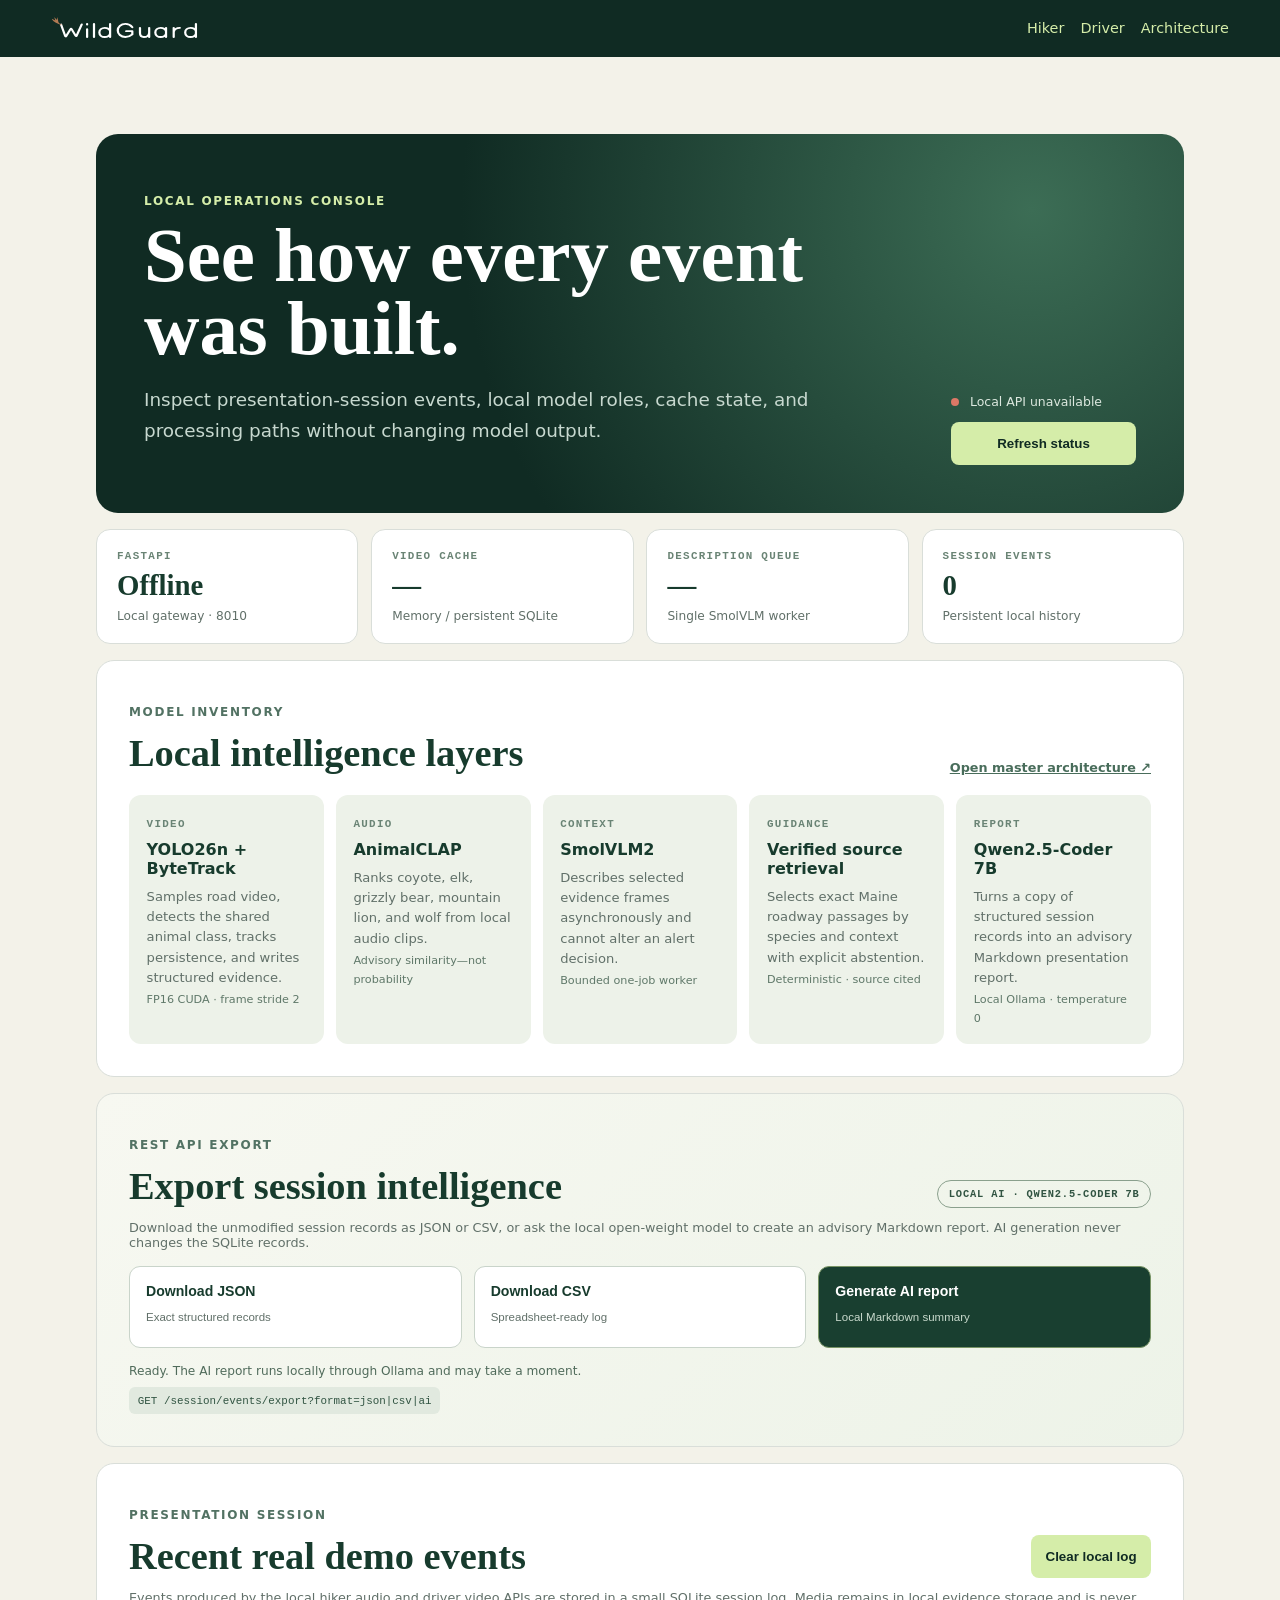
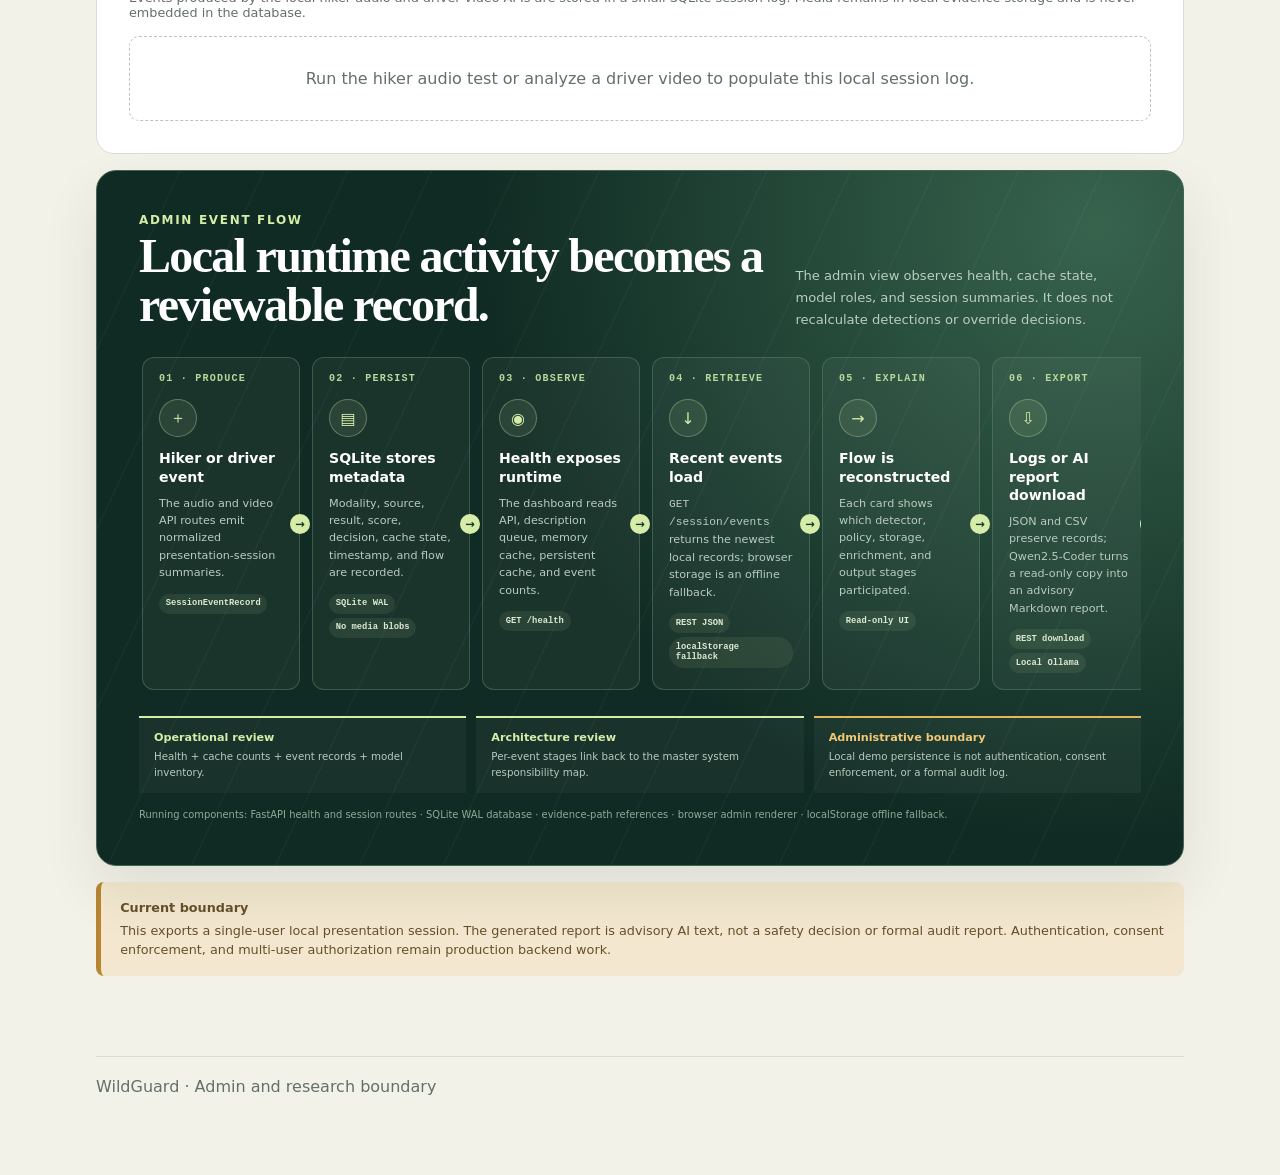
<file: apps/admin-dashboard/index.html>
<!doctype html>
<html lang="en">
<head>
  <meta charset="utf-8">
  <meta name="viewport" content="width=device-width, initial-scale=1">
  <title>WildGuard Admin</title>
  <link rel="icon" href="../shared/assets/wildguard-mark.svg" type="image/svg+xml">
  <link rel="stylesheet" href="../shared/client.css">
  <link rel="stylesheet" href="../shared/event-flow.css">
  <link rel="stylesheet" href="./admin.css">
  <script src="./app.js" defer></script>
</head>
<body><div class="shell">
  <header class="client-header">
    <a href="../web/" aria-label="WildGuard landing"><img src="../shared/assets/wildguard-wordmark.svg" alt="WildGuard"></a>
    <nav aria-label="Client navigation"><a href="../web/#demonstration">Hiker</a><a href="../driver-client/">Driver</a><a href="../architecture/">Architecture</a></nav>
  </header>
  <main class="client-main admin-main">
    <section class="admin-hero">
      <div><p class="eyebrow">Local operations console</p><h1>See how every event was built.</h1><p class="lede">Inspect presentation-session events, local model roles, cache state, and processing paths without changing model output.</p></div>
      <div class="admin-hero-actions"><span class="runtime-status" id="runtime-status"><i></i> Checking local API</span><button id="refresh-admin" type="button">Refresh status</button></div>
    </section>

    <section class="admin-stats" aria-label="Runtime status">
      <article><small>FASTAPI</small><strong id="api-status">Checking</strong><span>Local gateway · 8010</span></article>
      <article><small>VIDEO CACHE</small><strong id="video-cache">—</strong><span>Memory / persistent SQLite</span></article>
      <article><small>DESCRIPTION QUEUE</small><strong id="description-queue">—</strong><span>Single SmolVLM worker</span></article>
      <article><small>SESSION EVENTS</small><strong id="session-count">0</strong><span>Persistent local history</span></article>
    </section>

    <section class="admin-section" aria-labelledby="models-title">
      <div class="admin-section-heading"><div><p class="eyebrow">Model inventory</p><h2 id="models-title">Local intelligence layers</h2></div><a href="../architecture/">Open master architecture ↗</a></div>
      <div class="model-grid">
        <article><span class="model-modality">VIDEO</span><h3>YOLO26n + ByteTrack</h3><p>Samples road video, detects the shared animal class, tracks persistence, and writes structured evidence.</p><small>FP16 CUDA · frame stride 2</small></article>
        <article><span class="model-modality">AUDIO</span><h3>AnimalCLAP</h3><p>Ranks coyote, elk, grizzly bear, mountain lion, and wolf from local audio clips.</p><small>Advisory similarity—not probability</small></article>
        <article><span class="model-modality">CONTEXT</span><h3>SmolVLM2</h3><p>Describes selected evidence frames asynchronously and cannot alter an alert decision.</p><small>Bounded one-job worker</small></article>
        <article><span class="model-modality">GUIDANCE</span><h3>Verified source retrieval</h3><p>Selects exact Maine roadway passages by species and context with explicit abstention.</p><small>Deterministic · source cited</small></article>
        <article><span class="model-modality">REPORT</span><h3>Qwen2.5-Coder 7B</h3><p>Turns a copy of structured session records into an advisory Markdown presentation report.</p><small>Local Ollama · temperature 0</small></article>
      </div>
    </section>

    <section class="admin-section export-section" aria-labelledby="export-title">
      <div class="admin-section-heading"><div><p class="eyebrow">REST API export</p><h2 id="export-title">Export session intelligence</h2></div><span class="local-model-chip">LOCAL AI · QWEN2.5-CODER 7B</span></div>
      <p class="admin-disclosure">Download the unmodified session records as JSON or CSV, or ask the local open-weight model to create an advisory Markdown report. AI generation never changes the SQLite records.</p>
      <div class="export-actions">
        <button class="export-button" type="button" data-export-format="json"><strong>Download JSON</strong><span>Exact structured records</span></button>
        <button class="export-button" type="button" data-export-format="csv"><strong>Download CSV</strong><span>Spreadsheet-ready log</span></button>
        <button class="export-button export-ai" id="export-ai" type="button" data-export-format="ai"><strong>Generate AI report</strong><span>Local Markdown summary</span></button>
      </div>
      <p class="export-status" id="export-status" aria-live="polite">Ready. The AI report runs locally through Ollama and may take a moment.</p>
      <code class="export-endpoint">GET /session/events/export?format=json|csv|ai</code>
    </section>

    <section class="admin-section" aria-labelledby="events-title">
      <div class="admin-section-heading"><div><p class="eyebrow">Presentation session</p><h2 id="events-title">Recent real demo events</h2></div><button id="clear-events" type="button">Clear local log</button></div>
      <p class="admin-disclosure">Events produced by the local hiker audio and driver video APIs are stored in a small SQLite session log. Media remains in local evidence storage and is never embedded in the database.</p>
      <div id="admin-events" class="admin-events" aria-live="polite"></div>
    </section>

    <section class="mode-flow" aria-labelledby="admin-event-flow-title">
      <div class="mode-flow-heading"><div><p class="eyebrow">Admin event flow</p><h2 id="admin-event-flow-title">Local runtime activity becomes a reviewable record.</h2></div><p>The admin view observes health, cache state, model roles, and session summaries. It does not recalculate detections or override decisions.</p></div>
      <div class="mode-flow-track" aria-label="Detailed admin session event processing flow">
        <article class="mode-flow-step"><small>01 · PRODUCE</small><span class="mode-flow-icon" aria-hidden="true">＋</span><strong>Hiker or driver event</strong><p>The audio and video API routes emit normalized presentation-session summaries.</p><div class="mode-flow-tags"><span>SessionEventRecord</span></div></article>
        <article class="mode-flow-step"><small>02 · PERSIST</small><span class="mode-flow-icon" aria-hidden="true">▤</span><strong>SQLite stores metadata</strong><p>Modality, source, result, score, decision, cache state, timestamp, and flow are recorded.</p><div class="mode-flow-tags"><span>SQLite WAL</span><span>No media blobs</span></div></article>
        <article class="mode-flow-step"><small>03 · OBSERVE</small><span class="mode-flow-icon" aria-hidden="true">◉</span><strong>Health exposes runtime</strong><p>The dashboard reads API, description queue, memory cache, persistent cache, and event counts.</p><div class="mode-flow-tags"><span>GET /health</span></div></article>
        <article class="mode-flow-step"><small>04 · RETRIEVE</small><span class="mode-flow-icon" aria-hidden="true">↓</span><strong>Recent events load</strong><p><code>GET /session/events</code> returns the newest local records; browser storage is an offline fallback.</p><div class="mode-flow-tags"><span>REST JSON</span><span>localStorage fallback</span></div></article>
        <article class="mode-flow-step"><small>05 · EXPLAIN</small><span class="mode-flow-icon" aria-hidden="true">→</span><strong>Flow is reconstructed</strong><p>Each card shows which detector, policy, storage, enrichment, and output stages participated.</p><div class="mode-flow-tags"><span>Read-only UI</span></div></article>
        <article class="mode-flow-step"><small>06 · EXPORT</small><span class="mode-flow-icon" aria-hidden="true">⇩</span><strong>Logs or AI report download</strong><p>JSON and CSV preserve records; Qwen2.5-Coder turns a read-only copy into an advisory Markdown report.</p><div class="mode-flow-tags"><span>REST download</span><span>Local Ollama</span></div></article>
        <article class="mode-flow-step"><small>07 · MAINTAIN</small><span class="mode-flow-icon" aria-hidden="true">×</span><strong>Session log can clear</strong><p><code>DELETE /session/events</code> removes summaries without deleting inference cache or evidence files.</p><div class="mode-flow-tags"><span>Cache preserved</span></div></article>
      </div>
      <div class="mode-flow-branches"><article><strong>Operational review</strong><span>Health + cache counts + event records + model inventory.</span></article><article><strong>Architecture review</strong><span>Per-event stages link back to the master system responsibility map.</span></article><article class="mode-flow-caution"><strong>Administrative boundary</strong><span>Local demo persistence is not authentication, consent enforcement, or a formal audit log.</span></article></div>
      <p class="mode-flow-caption">Running components: FastAPI health and session routes · SQLite WAL database · evidence-path references · browser admin renderer · localStorage offline fallback.</p>
    </section>

    <aside class="admin-boundary"><strong>Current boundary</strong> This exports a single-user local presentation session. The generated report is advisory AI text, not a safety decision or formal audit report. Authentication, consent enforcement, and multi-user authorization remain production backend work.</aside>
    <footer class="client-footer">WildGuard · Admin and research boundary</footer>
  </main>
</div></body>
</html>
</file>
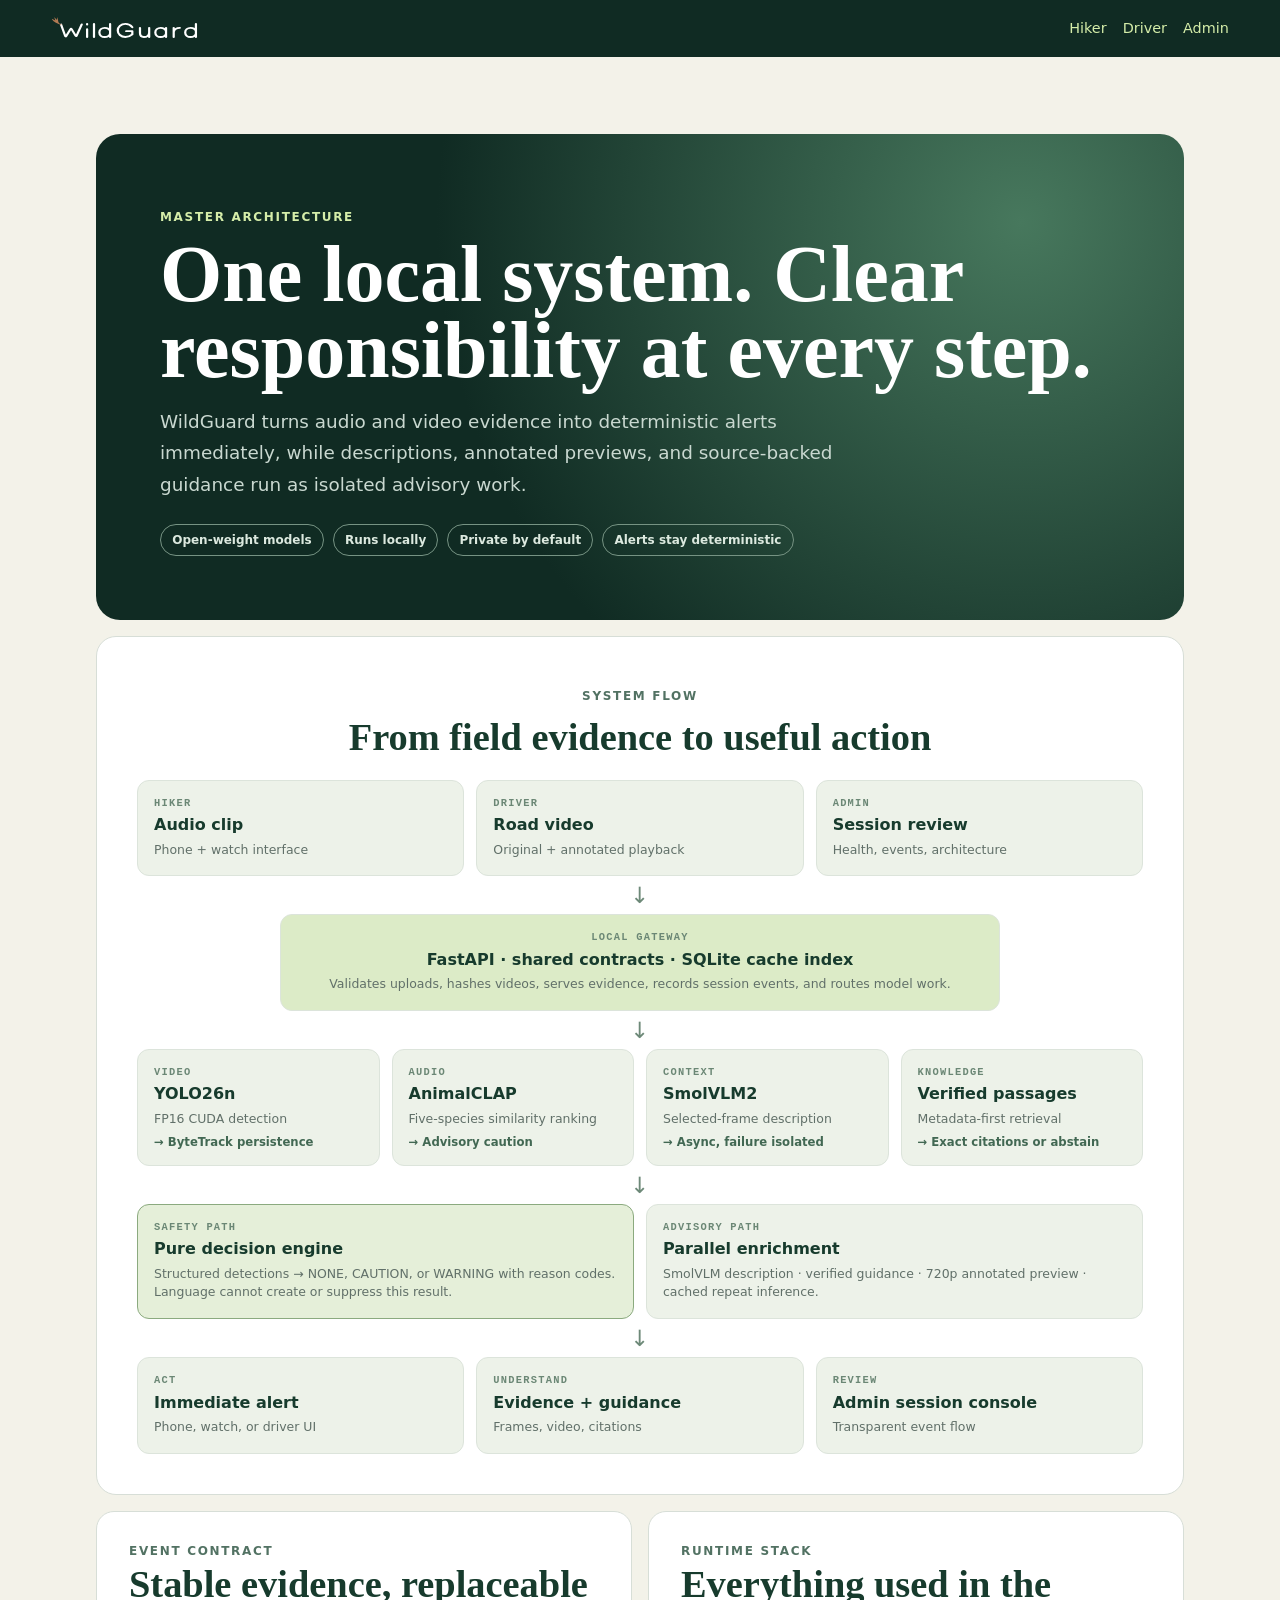
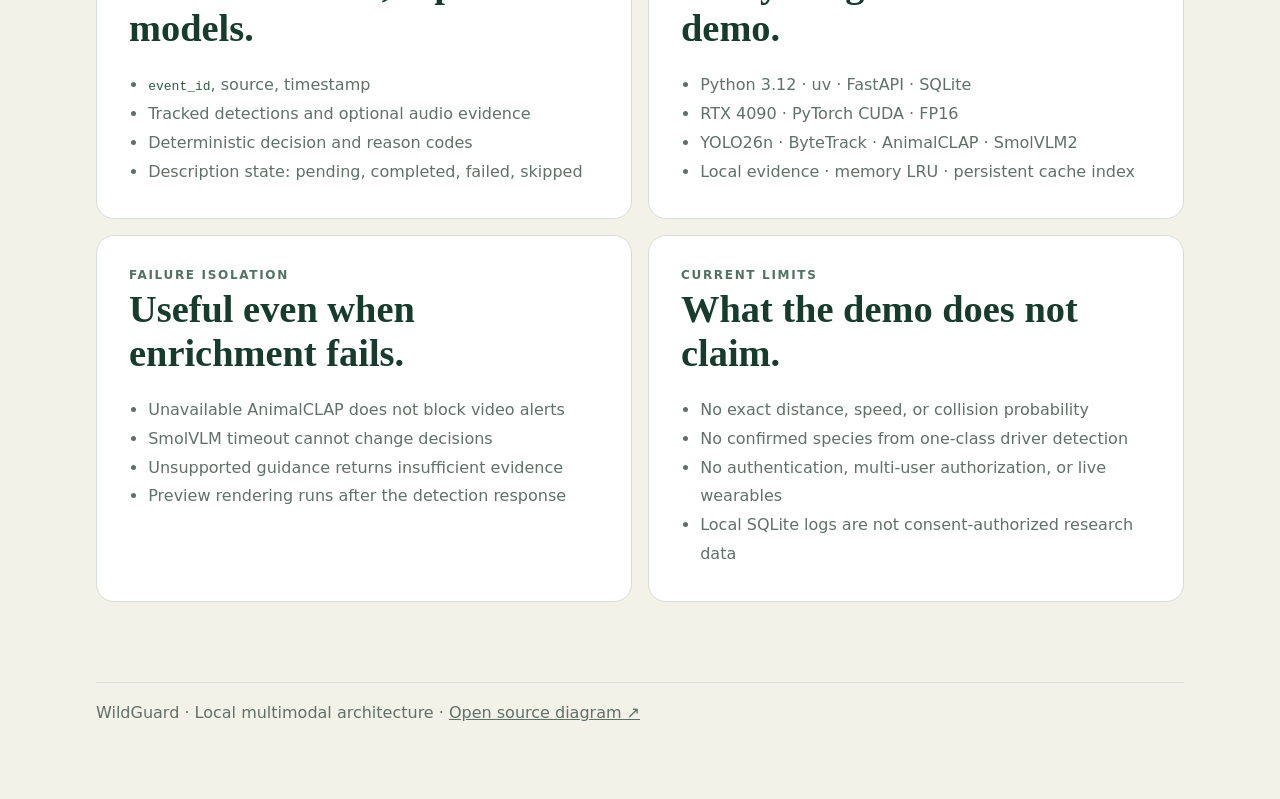
<file: apps/architecture/index.html>
<!doctype html>
<html lang="en">
<head>
  <meta charset="utf-8">
  <meta name="viewport" content="width=device-width, initial-scale=1">
  <title>WildGuard Architecture</title>
  <link rel="icon" href="../shared/assets/wildguard-mark.svg" type="image/svg+xml">
  <link rel="stylesheet" href="../shared/client.css">
  <link rel="stylesheet" href="./architecture.css">
</head>
<body><div class="shell">
  <header class="client-header">
    <a href="../web/" aria-label="WildGuard landing"><img src="../shared/assets/wildguard-wordmark.svg" alt="WildGuard"></a>
    <nav aria-label="Client navigation"><a href="../web/#demonstration">Hiker</a><a href="../driver-client/">Driver</a><a href="../admin-dashboard/">Admin</a></nav>
  </header>
  <main class="client-main architecture-main">
    <section class="architecture-hero"><p class="eyebrow">Master architecture</p><h1>One local system. Clear responsibility at every step.</h1><p class="lede">WildGuard turns audio and video evidence into deterministic alerts immediately, while descriptions, annotated previews, and source-backed guidance run as isolated advisory work.</p><div class="guarantee-row"><span>Open-weight models</span><span>Runs locally</span><span>Private by default</span><span>Alerts stay deterministic</span></div></section>

    <section class="architecture-board" aria-labelledby="system-flow-title">
      <div class="architecture-heading"><p class="eyebrow">System flow</p><h2 id="system-flow-title">From field evidence to useful action</h2></div>
      <div class="architecture-row inputs"><article><small>HIKER</small><strong>Audio clip</strong><span>Phone + watch interface</span></article><article><small>DRIVER</small><strong>Road video</strong><span>Original + annotated playback</span></article><article><small>ADMIN</small><strong>Session review</strong><span>Health, events, architecture</span></article></div>
      <div class="architecture-arrow">↓</div>
      <article class="architecture-gateway"><small>LOCAL GATEWAY</small><strong>FastAPI · shared contracts · SQLite cache index</strong><span>Validates uploads, hashes videos, serves evidence, records session events, and routes model work.</span></article>
      <div class="architecture-arrow">↓</div>
      <div class="model-lanes">
        <article><small>VIDEO</small><strong>YOLO26n</strong><span>FP16 CUDA detection</span><b>→ ByteTrack persistence</b></article>
        <article><small>AUDIO</small><strong>AnimalCLAP</strong><span>Five-species similarity ranking</span><b>→ Advisory caution</b></article>
        <article><small>CONTEXT</small><strong>SmolVLM2</strong><span>Selected-frame description</span><b>→ Async, failure isolated</b></article>
        <article><small>KNOWLEDGE</small><strong>Verified passages</strong><span>Metadata-first retrieval</span><b>→ Exact citations or abstain</b></article>
      </div>
      <div class="architecture-arrow">↓</div>
      <div class="decision-split"><article class="deterministic"><small>SAFETY PATH</small><strong>Pure decision engine</strong><span>Structured detections → NONE, CAUTION, or WARNING with reason codes. Language cannot create or suppress this result.</span></article><article><small>ADVISORY PATH</small><strong>Parallel enrichment</strong><span>SmolVLM description · verified guidance · 720p annotated preview · cached repeat inference.</span></article></div>
      <div class="architecture-arrow">↓</div>
      <div class="architecture-row outputs"><article><small>ACT</small><strong>Immediate alert</strong><span>Phone, watch, or driver UI</span></article><article><small>UNDERSTAND</small><strong>Evidence + guidance</strong><span>Frames, video, citations</span></article><article><small>REVIEW</small><strong>Admin session console</strong><span>Transparent event flow</span></article></div>
    </section>

    <section class="architecture-grid">
      <article><p class="eyebrow">Event contract</p><h2>Stable evidence, replaceable models.</h2><ul><li><code>event_id</code>, source, timestamp</li><li>Tracked detections and optional audio evidence</li><li>Deterministic decision and reason codes</li><li>Description state: pending, completed, failed, skipped</li></ul></article>
      <article><p class="eyebrow">Runtime stack</p><h2>Everything used in the demo.</h2><ul><li>Python 3.12 · uv · FastAPI · SQLite</li><li>RTX 4090 · PyTorch CUDA · FP16</li><li>YOLO26n · ByteTrack · AnimalCLAP · SmolVLM2</li><li>Local evidence · memory LRU · persistent cache index</li></ul></article>
      <article><p class="eyebrow">Failure isolation</p><h2>Useful even when enrichment fails.</h2><ul><li>Unavailable AnimalCLAP does not block video alerts</li><li>SmolVLM timeout cannot change decisions</li><li>Unsupported guidance returns insufficient evidence</li><li>Preview rendering runs after the detection response</li></ul></article>
      <article><p class="eyebrow">Current limits</p><h2>What the demo does not claim.</h2><ul><li>No exact distance, speed, or collision probability</li><li>No confirmed species from one-class driver detection</li><li>No authentication, multi-user authorization, or live wearables</li><li>Local SQLite logs are not consent-authorized research data</li></ul></article>
    </section>
    <footer class="client-footer">WildGuard · Local multimodal architecture · <a href="../../design.svg">Open source diagram ↗</a></footer>
  </main>
</div></body>
</html>
</file>
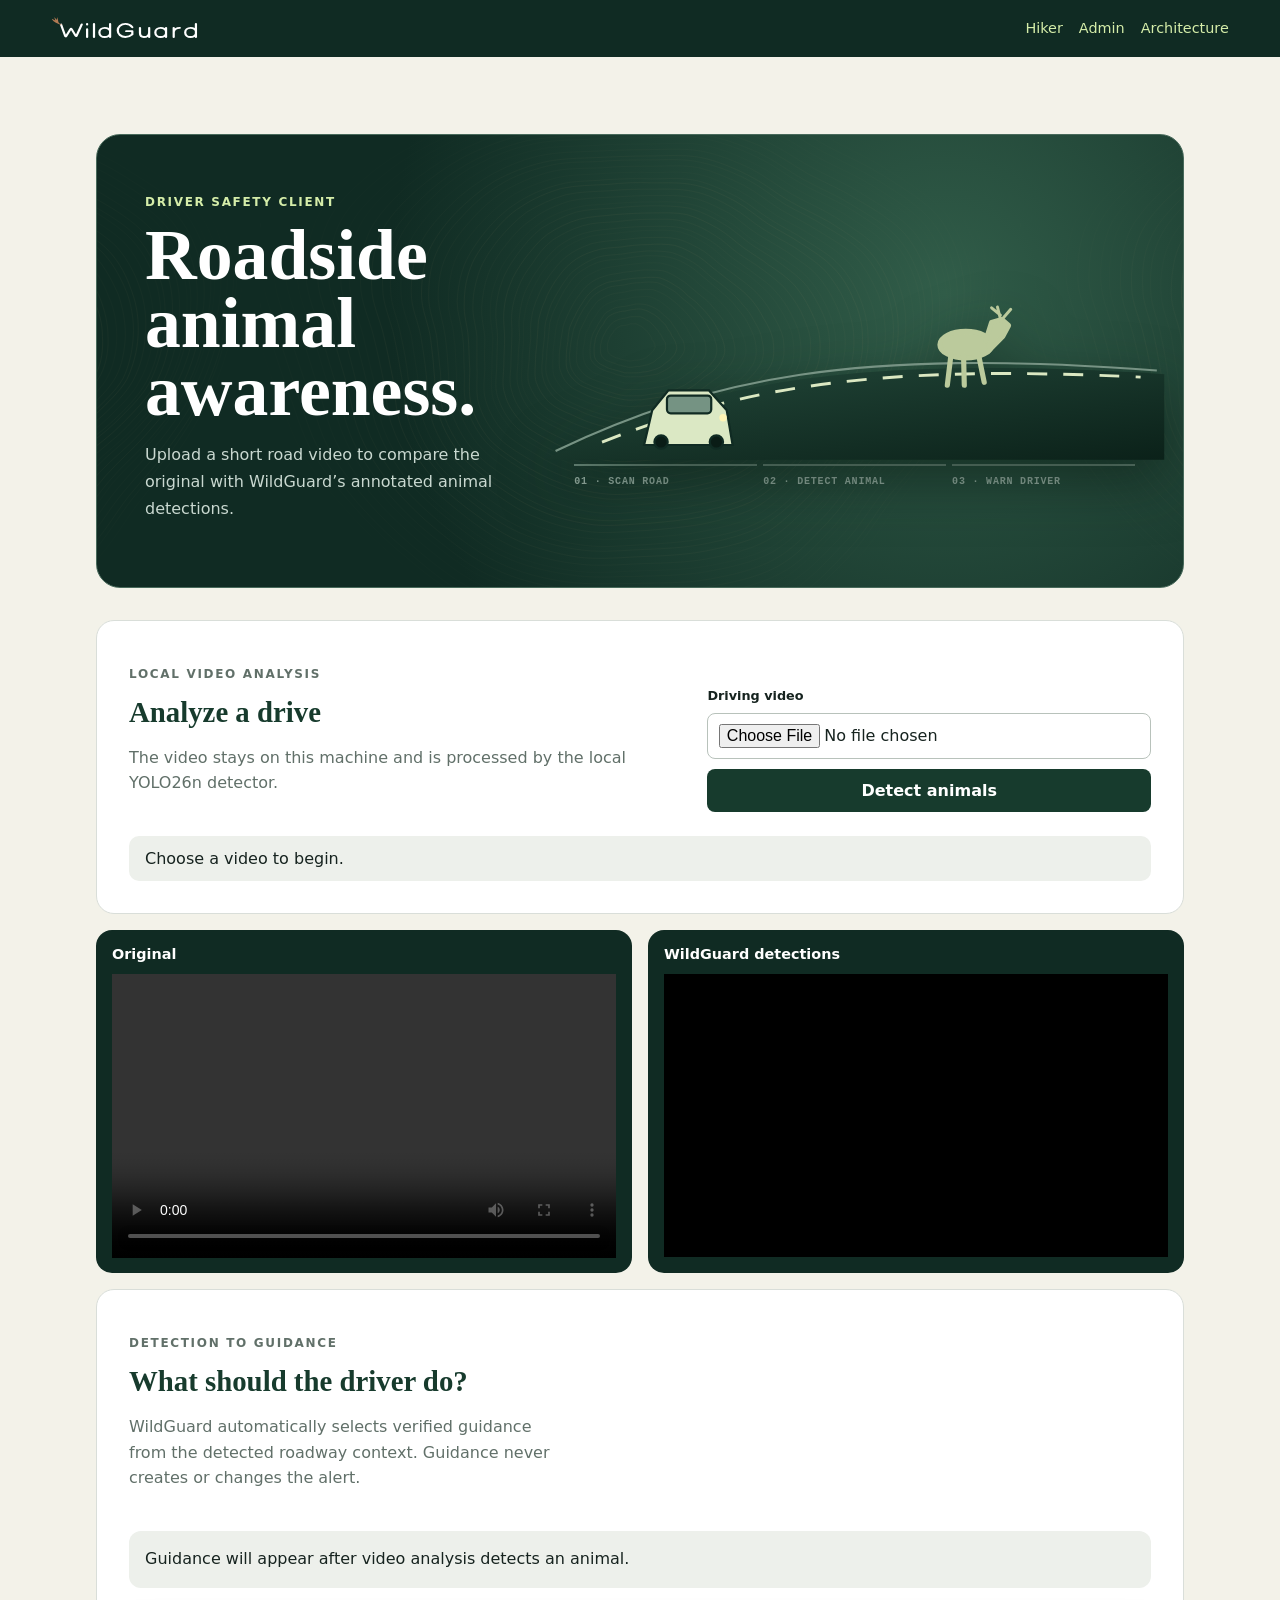
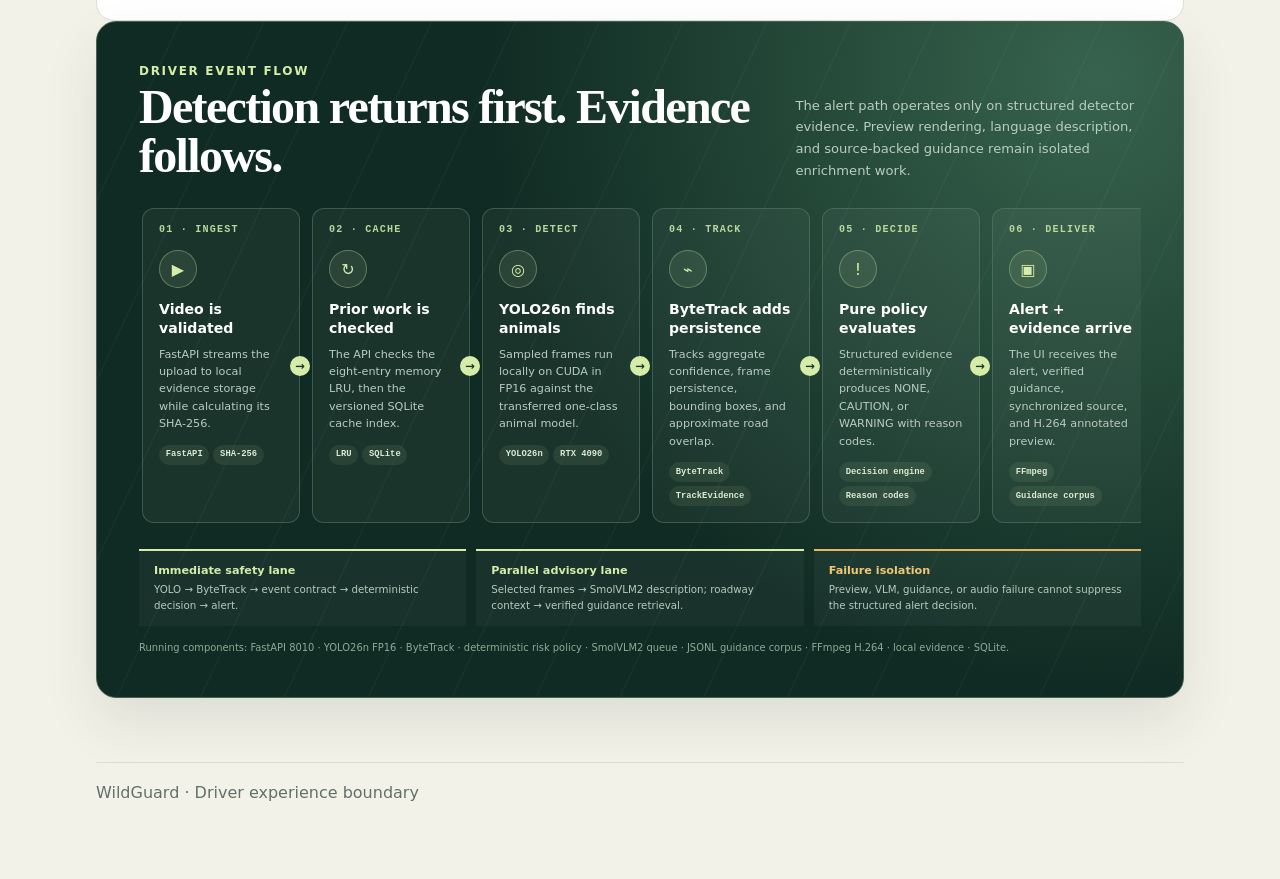
<file: apps/driver-client/index.html>
<!doctype html>
<html lang="en">
<head>
  <meta charset="utf-8">
  <meta name="viewport" content="width=device-width, initial-scale=1">
  <title>WildGuard Driver</title>
  <link rel="icon" href="../shared/assets/wildguard-mark.svg" type="image/svg+xml">
  <link rel="stylesheet" href="../shared/client.css">
  <link rel="stylesheet" href="../shared/event-flow.css">
  <script src="./app.js" defer></script>
</head>
<body><div class="shell">
  <header class="client-header">
    <a href="../web/" aria-label="WildGuard landing"><img src="../shared/assets/wildguard-wordmark.svg" alt="WildGuard"></a>
    <nav aria-label="Client navigation"><a href="../web/#demonstration">Hiker</a><a href="../admin-dashboard/">Admin</a><a href="../architecture/">Architecture</a></nav>
  </header>
  <main class="client-main">
    <section class="driver-hero" aria-labelledby="driver-title">
      <div class="driver-hero-copy">
        <p class="eyebrow">Driver safety client</p>
        <h1 id="driver-title">Roadside animal awareness.</h1>
        <p class="lede">Upload a short road video to compare the original with WildGuard’s annotated animal detections.</p>
      </div>
      <figure class="driver-flow" aria-label="WildGuard scans the road, detects an animal, and issues a warning">
        <svg viewBox="0 0 760 300" role="img" aria-hidden="true">
          <defs>
            <linearGradient id="road-fill" x1="0" y1="0" x2="1" y2="1"><stop stop-color="#23483a"/><stop offset="1" stop-color="#0b2119"/></linearGradient>
          </defs>
          <path class="flow-road" d="M-40 306C160 211 334 161 800 190L800 306Z" fill="url(#road-fill)"/>
          <path class="flow-road-edge" d="M-25 294C185 195 378 154 790 185"/>
          <path class="flow-lane" d="M38 282C237 204 421 177 768 194"/>
          <g class="flow-scan">
            <path d="M185 232Q330 132 500 136"/>
            <path d="M187 242Q350 166 507 151"/>
            <path d="M192 252Q355 202 500 171"/>
          </g>
          <g class="flow-car">
            <path d="M106 239l22-27h55l24 27 8 47H95Z"/>
            <rect x="126" y="219" width="60" height="24" rx="5"/>
            <circle cx="118" cy="282" r="9"/><circle cx="193" cy="282" r="9"/>
            <circle class="flow-headlight" cx="202" cy="249" r="5"/>
          </g>
          <g class="flow-animal">
            <ellipse cx="531" cy="150" rx="35" ry="18"/>
            <path d="M558 145l8-25 14-4 9 8-8 15-20 20M511 163l-5 42M528 164l1 41M548 162l8 39"/>
            <path class="flow-antlers" d="M579 119l-5-20m6 17 12-14m-14 8-12-10"/>
          </g>
          <g class="flow-detection-box">
            <rect x="487" y="91" width="108" height="120" rx="8"/>
            <path d="M487 113V91h22M573 91h22v22M595 189v22h-22M509 211h-22v-22"/>
            <text x="493" y="84">ANIMAL · 0.89</text>
          </g>
          <g class="flow-warning">
            <circle cx="665" cy="85" r="39"/>
            <path d="M665 61v30M665 104v2"/>
            <text x="665" y="143" text-anchor="middle">WARNING</text>
          </g>
        </svg>
        <figcaption><span>01 · Scan road</span><span>02 · Detect animal</span><span>03 · Warn driver</span></figcaption>
      </figure>
    </section>
    <section class="analysis-panel" aria-labelledby="analysis-title">
      <div>
        <p class="eyebrow">Local video analysis</p>
        <h2 id="analysis-title">Analyze a drive</h2>
        <p>The video stays on this machine and is processed by the local YOLO26n detector.</p>
      </div>
      <form id="video-form" class="upload-form">
        <label for="video-file">Driving video</label>
        <input id="video-file" name="video" type="file" accept="video/*" required>
        <button type="submit">Detect animals</button>
      </form>
      <div id="analysis-status" class="analysis-status" aria-live="polite">Choose a video to begin.</div>
    </section>
    <section id="video-comparison" class="video-comparison" aria-label="Video comparison" hidden>
      <article><h2>Original</h2><video id="original-video" controls playsinline preload="metadata"></video></article>
      <article><h2>WildGuard detections</h2><video id="annotated-video" muted playsinline preload="metadata"></video></article>
    </section>
    <section id="decision-panel" class="decision-panel" aria-live="polite" hidden></section>
    <section class="guidance-panel" aria-labelledby="guidance-title">
      <div>
        <p class="eyebrow">Detection to guidance</p>
        <h2 id="guidance-title">What should the driver do?</h2>
        <p>WildGuard automatically selects verified guidance from the detected roadway context. Guidance never creates or changes the alert.</p>
      </div>
      <div id="guidance-result" class="guidance-result" aria-live="polite">
        Guidance will appear after video analysis detects an animal.
      </div>
    </section>
    <section class="mode-flow" aria-labelledby="driver-event-flow-title">
      <div class="mode-flow-heading"><div><p class="eyebrow">Driver event flow</p><h2 id="driver-event-flow-title">Detection returns first. Evidence follows.</h2></div><p>The alert path operates only on structured detector evidence. Preview rendering, language description, and source-backed guidance remain isolated enrichment work.</p></div>
      <div class="mode-flow-track" aria-label="Detailed driver video event processing flow">
        <article class="mode-flow-step"><small>01 · INGEST</small><span class="mode-flow-icon" aria-hidden="true">▶</span><strong>Video is validated</strong><p>FastAPI streams the upload to local evidence storage while calculating its SHA-256.</p><div class="mode-flow-tags"><span>FastAPI</span><span>SHA-256</span></div></article>
        <article class="mode-flow-step"><small>02 · CACHE</small><span class="mode-flow-icon" aria-hidden="true">↻</span><strong>Prior work is checked</strong><p>The API checks the eight-entry memory LRU, then the versioned SQLite cache index.</p><div class="mode-flow-tags"><span>LRU</span><span>SQLite</span></div></article>
        <article class="mode-flow-step"><small>03 · DETECT</small><span class="mode-flow-icon" aria-hidden="true">◎</span><strong>YOLO26n finds animals</strong><p>Sampled frames run locally on CUDA in FP16 against the transferred one-class animal model.</p><div class="mode-flow-tags"><span>YOLO26n</span><span>RTX 4090</span></div></article>
        <article class="mode-flow-step"><small>04 · TRACK</small><span class="mode-flow-icon" aria-hidden="true">⌁</span><strong>ByteTrack adds persistence</strong><p>Tracks aggregate confidence, frame persistence, bounding boxes, and approximate road overlap.</p><div class="mode-flow-tags"><span>ByteTrack</span><span>TrackEvidence</span></div></article>
        <article class="mode-flow-step"><small>05 · DECIDE</small><span class="mode-flow-icon" aria-hidden="true">!</span><strong>Pure policy evaluates</strong><p>Structured evidence deterministically produces NONE, CAUTION, or WARNING with reason codes.</p><div class="mode-flow-tags"><span>Decision engine</span><span>Reason codes</span></div></article>
        <article class="mode-flow-step"><small>06 · DELIVER</small><span class="mode-flow-icon" aria-hidden="true">▣</span><strong>Alert + evidence arrive</strong><p>The UI receives the alert, verified guidance, synchronized source, and H.264 annotated preview.</p><div class="mode-flow-tags"><span>FFmpeg</span><span>Guidance corpus</span></div></article>
      </div>
      <div class="mode-flow-branches"><article><strong>Immediate safety lane</strong><span>YOLO → ByteTrack → event contract → deterministic decision → alert.</span></article><article><strong>Parallel advisory lane</strong><span>Selected frames → SmolVLM2 description; roadway context → verified guidance retrieval.</span></article><article class="mode-flow-caution"><strong>Failure isolation</strong><span>Preview, VLM, guidance, or audio failure cannot suppress the structured alert decision.</span></article></div>
      <p class="mode-flow-caption">Running components: FastAPI 8010 · YOLO26n FP16 · ByteTrack · deterministic risk policy · SmolVLM2 queue · JSONL guidance corpus · FFmpeg H.264 · local evidence · SQLite.</p>
    </section>
    <footer class="client-footer">WildGuard · Driver experience boundary</footer>
  </main>
</div></body>
</html>
</file>
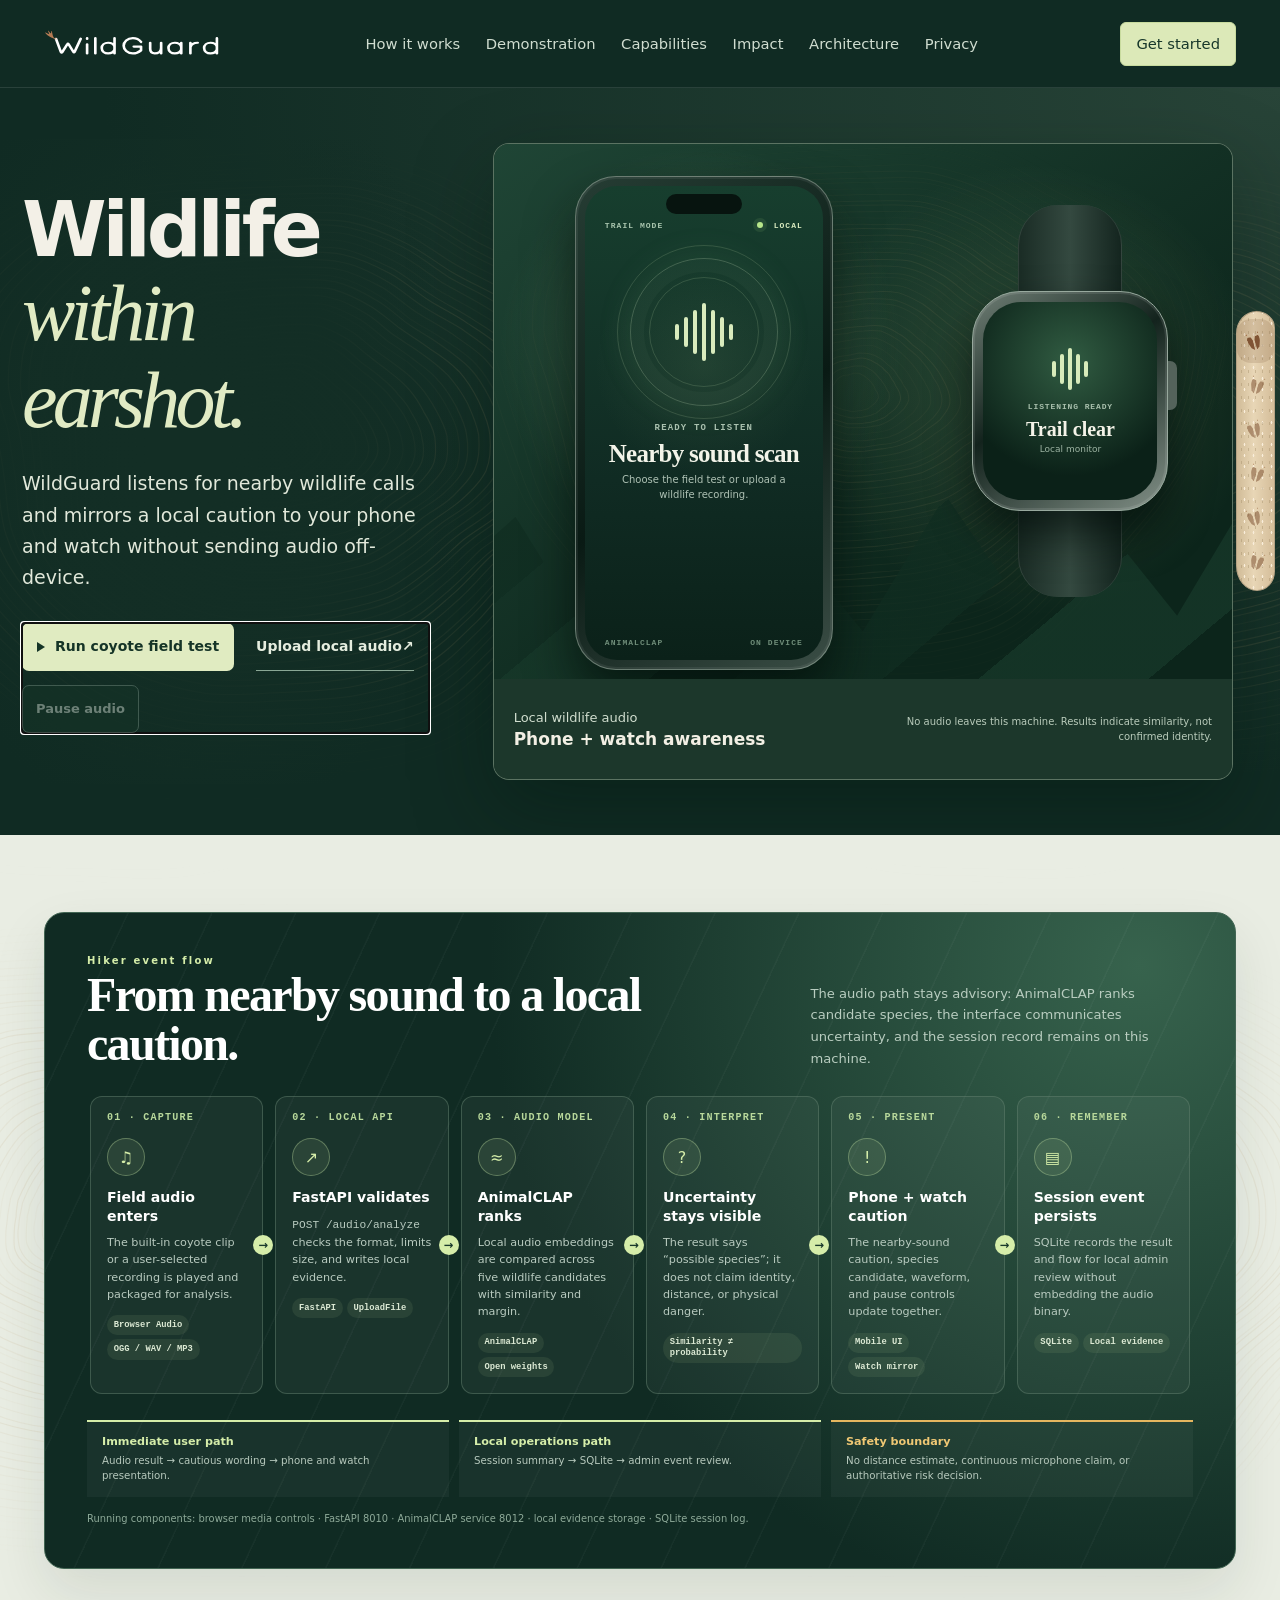
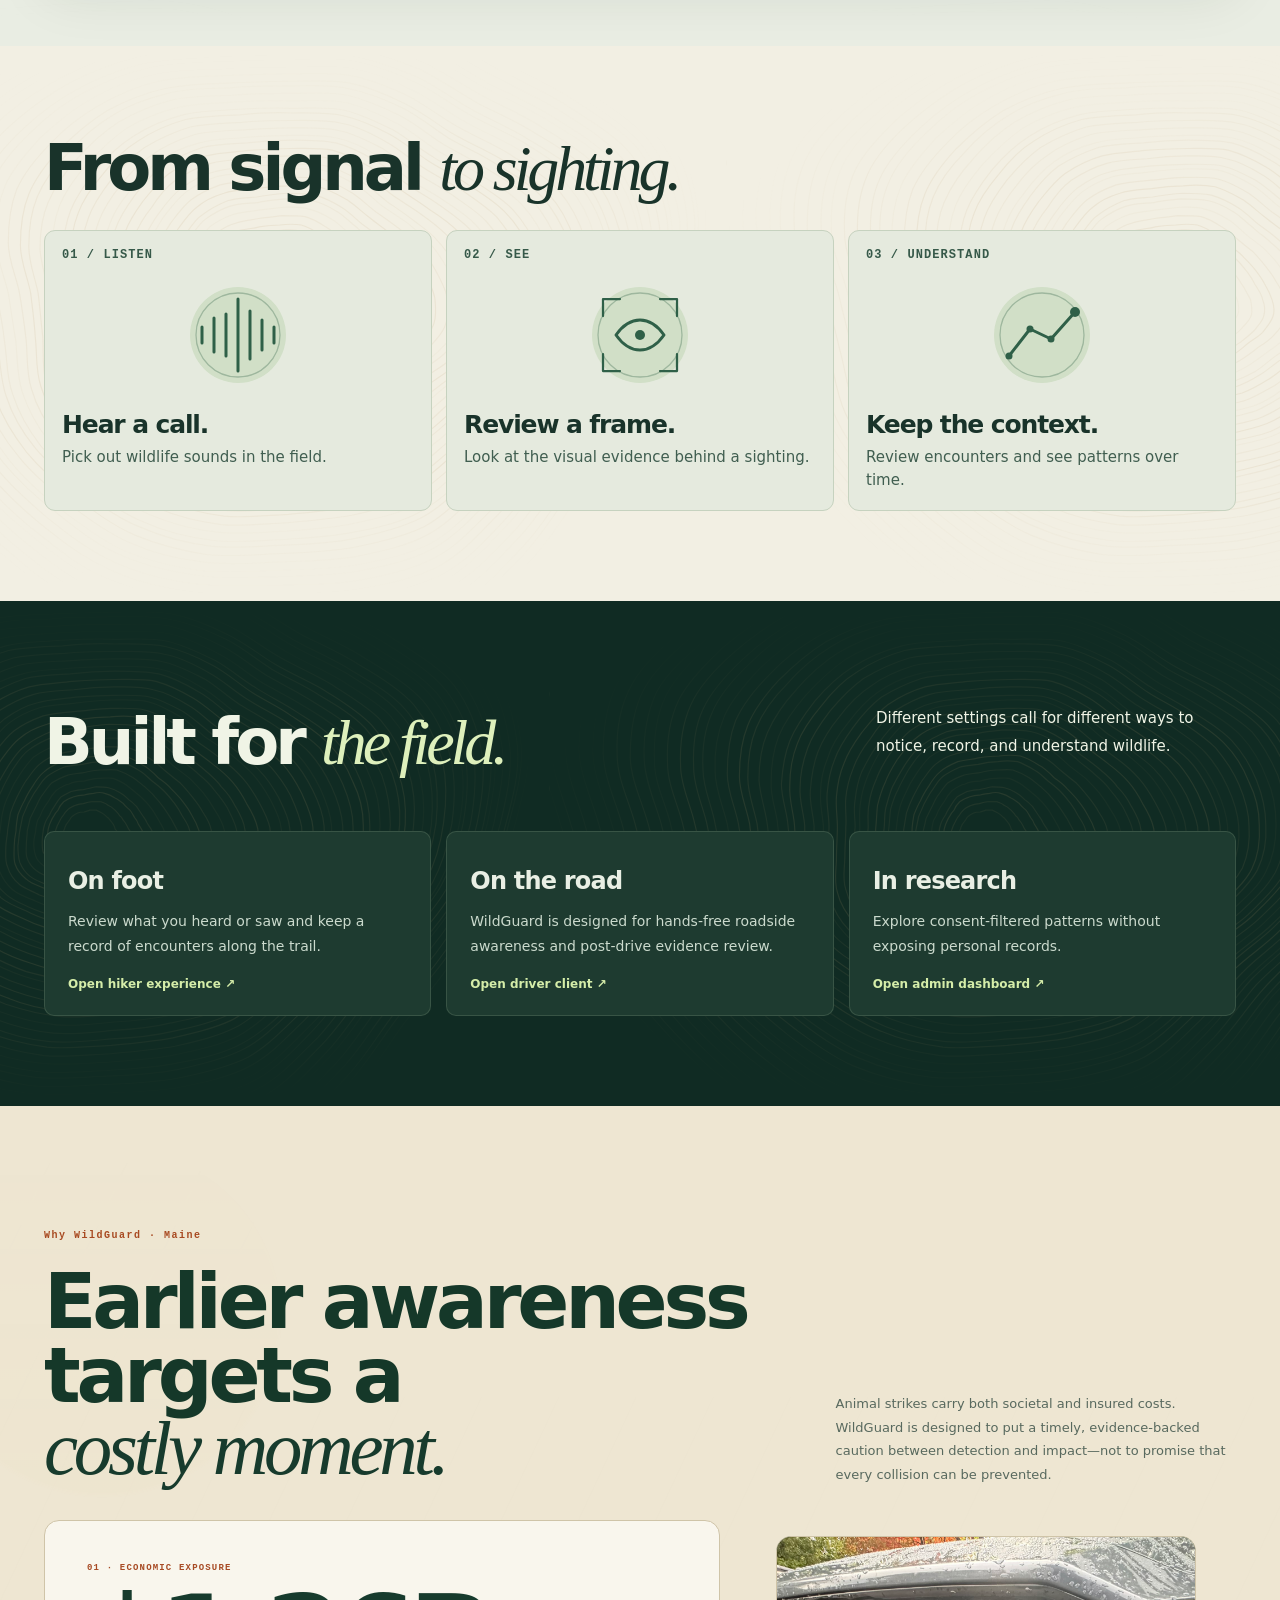
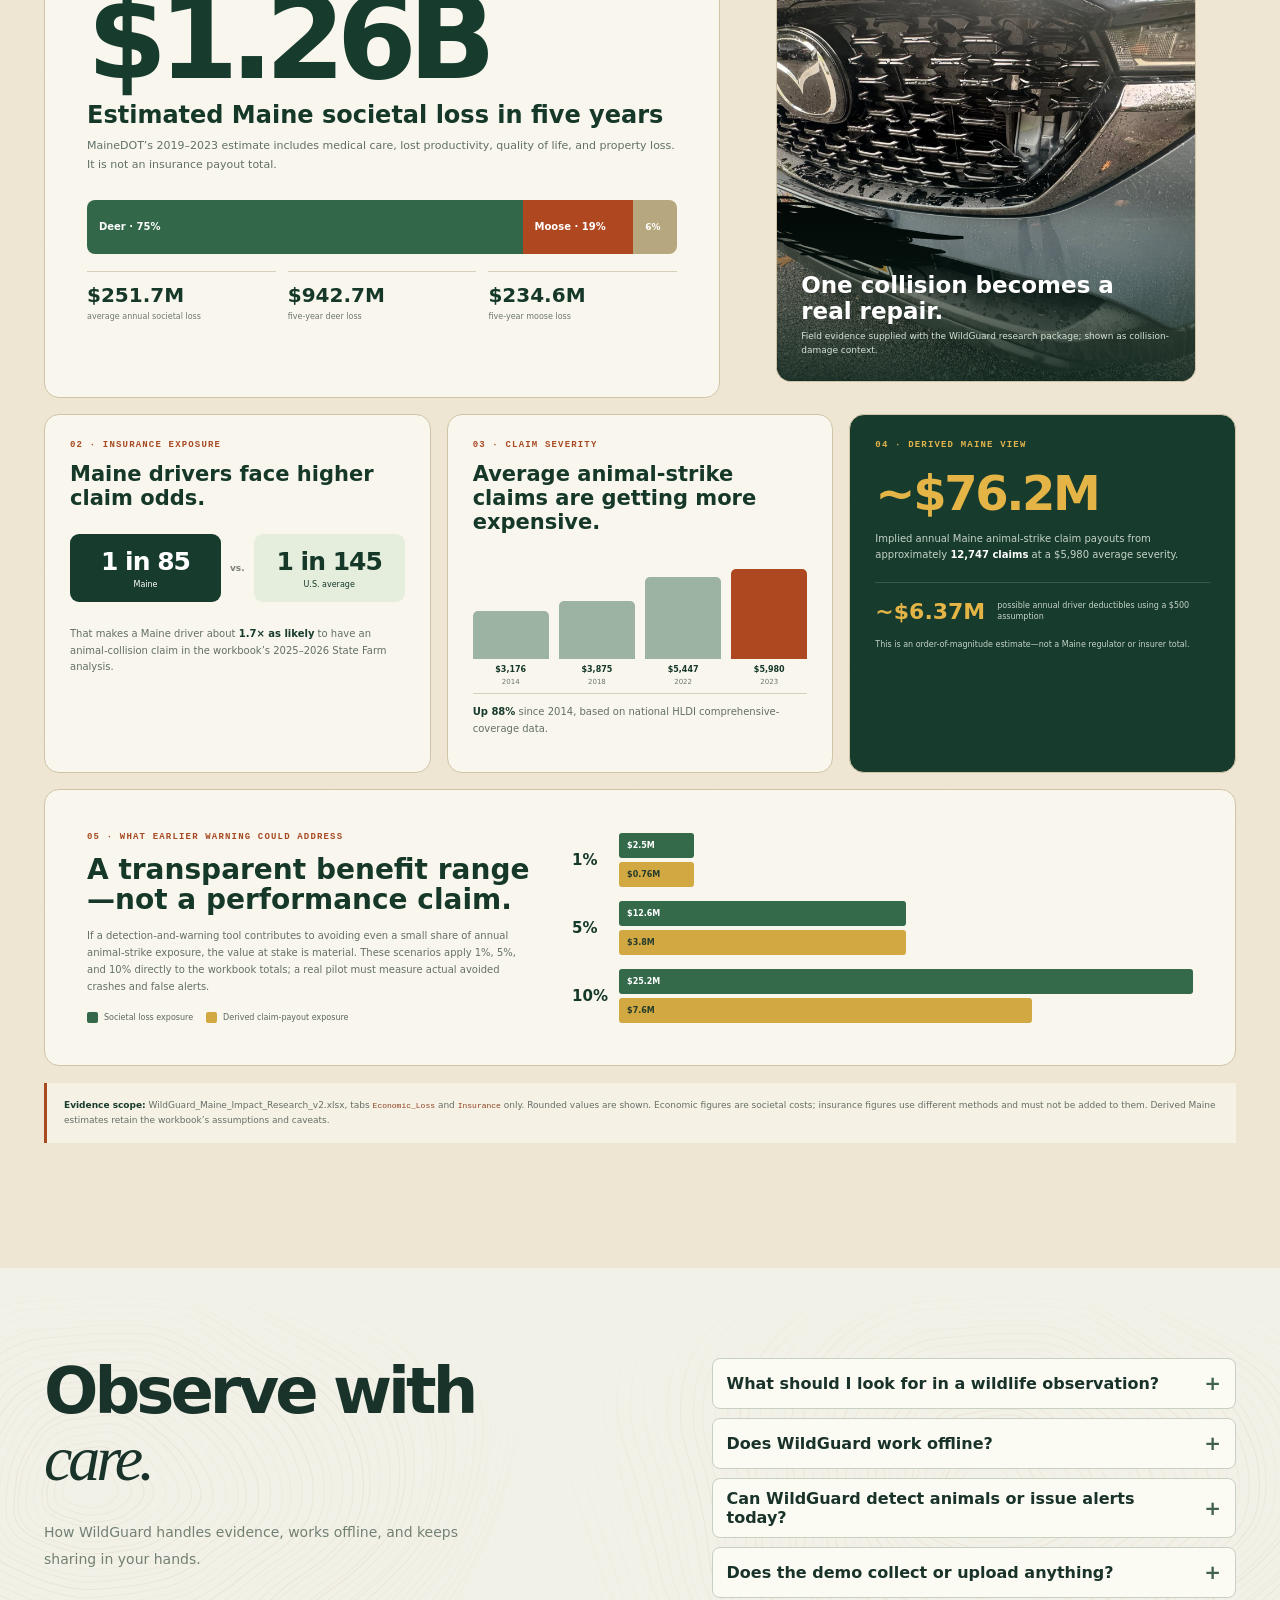
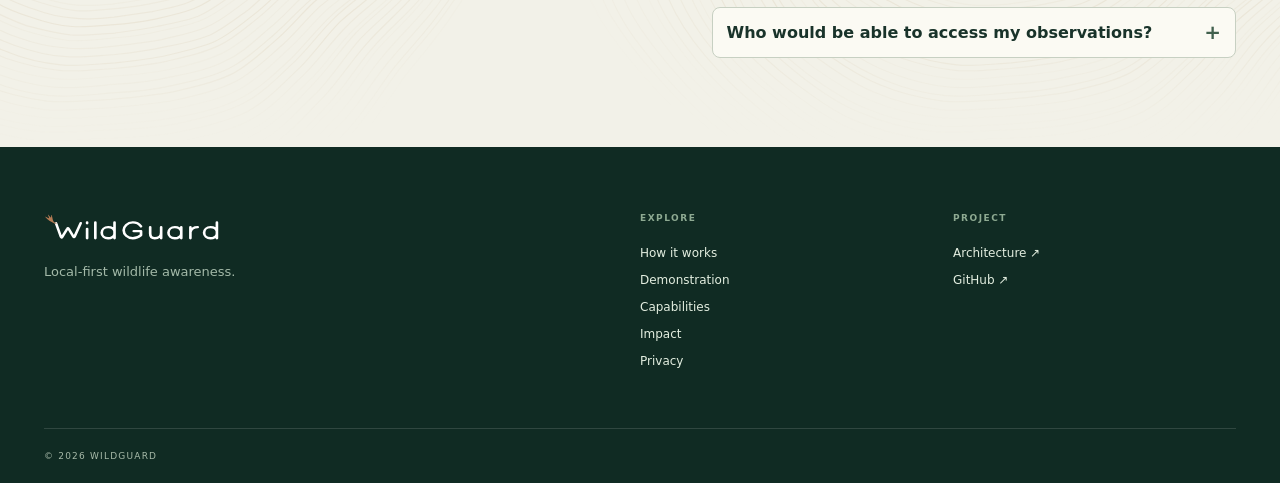
<file: apps/hiker-mobile/index.html>
<!doctype html>
<html lang="en">
<head>
  <meta charset="utf-8">
  <meta name="viewport" content="width=device-width, initial-scale=1">
  <meta http-equiv="refresh" content="0; url=../web/#demonstration">
  <title>WildGuard Hiker</title>
  <link rel="icon" href="../shared/assets/wildguard-mark.svg" type="image/svg+xml">
  <link rel="stylesheet" href="../shared/client.css">
</head>
<body><div class="shell">
  <header class="client-header">
    <a href="../web/" aria-label="WildGuard landing"><img src="../shared/assets/wildguard-wordmark.svg" alt="WildGuard"></a>
    <nav aria-label="Client navigation"><a href="../driver-client/">Driver</a><a href="../admin-dashboard/">Admin</a></nav>
  </header>
  <main class="client-main">
    <p class="eyebrow">Hiker mobile client</p>
    <h1>Wildlife awareness on the trail.</h1>
    <p class="lede">This client owns nearby wildlife-audio checks, camera evidence, encounter history, and privacy choices for hikers.</p>
    <span class="status">This experience moved to the main WildGuard page.</span>
    <section class="client-grid" aria-label="Hiker client areas">
      <article class="client-card"><h2>Open hiker experience</h2><p>The phone, watch, and AnimalCLAP audio demonstration now live together on the main page.</p><a href="../web/#demonstration">Continue to WildGuard ↗</a></article>
      <article class="client-card"><h2>Look</h2><p>Capture visual evidence and ask grounded questions without treating model output as safety advice.</p></article>
      <article class="client-card"><h2>History & privacy</h2><p>Keep personal encounters local and make sharing an explicit, revocable choice.</p></article>
    </section>
    <footer class="client-footer">WildGuard · Hiker experience boundary</footer>
  </main>
</div></body>
</html>
</file>
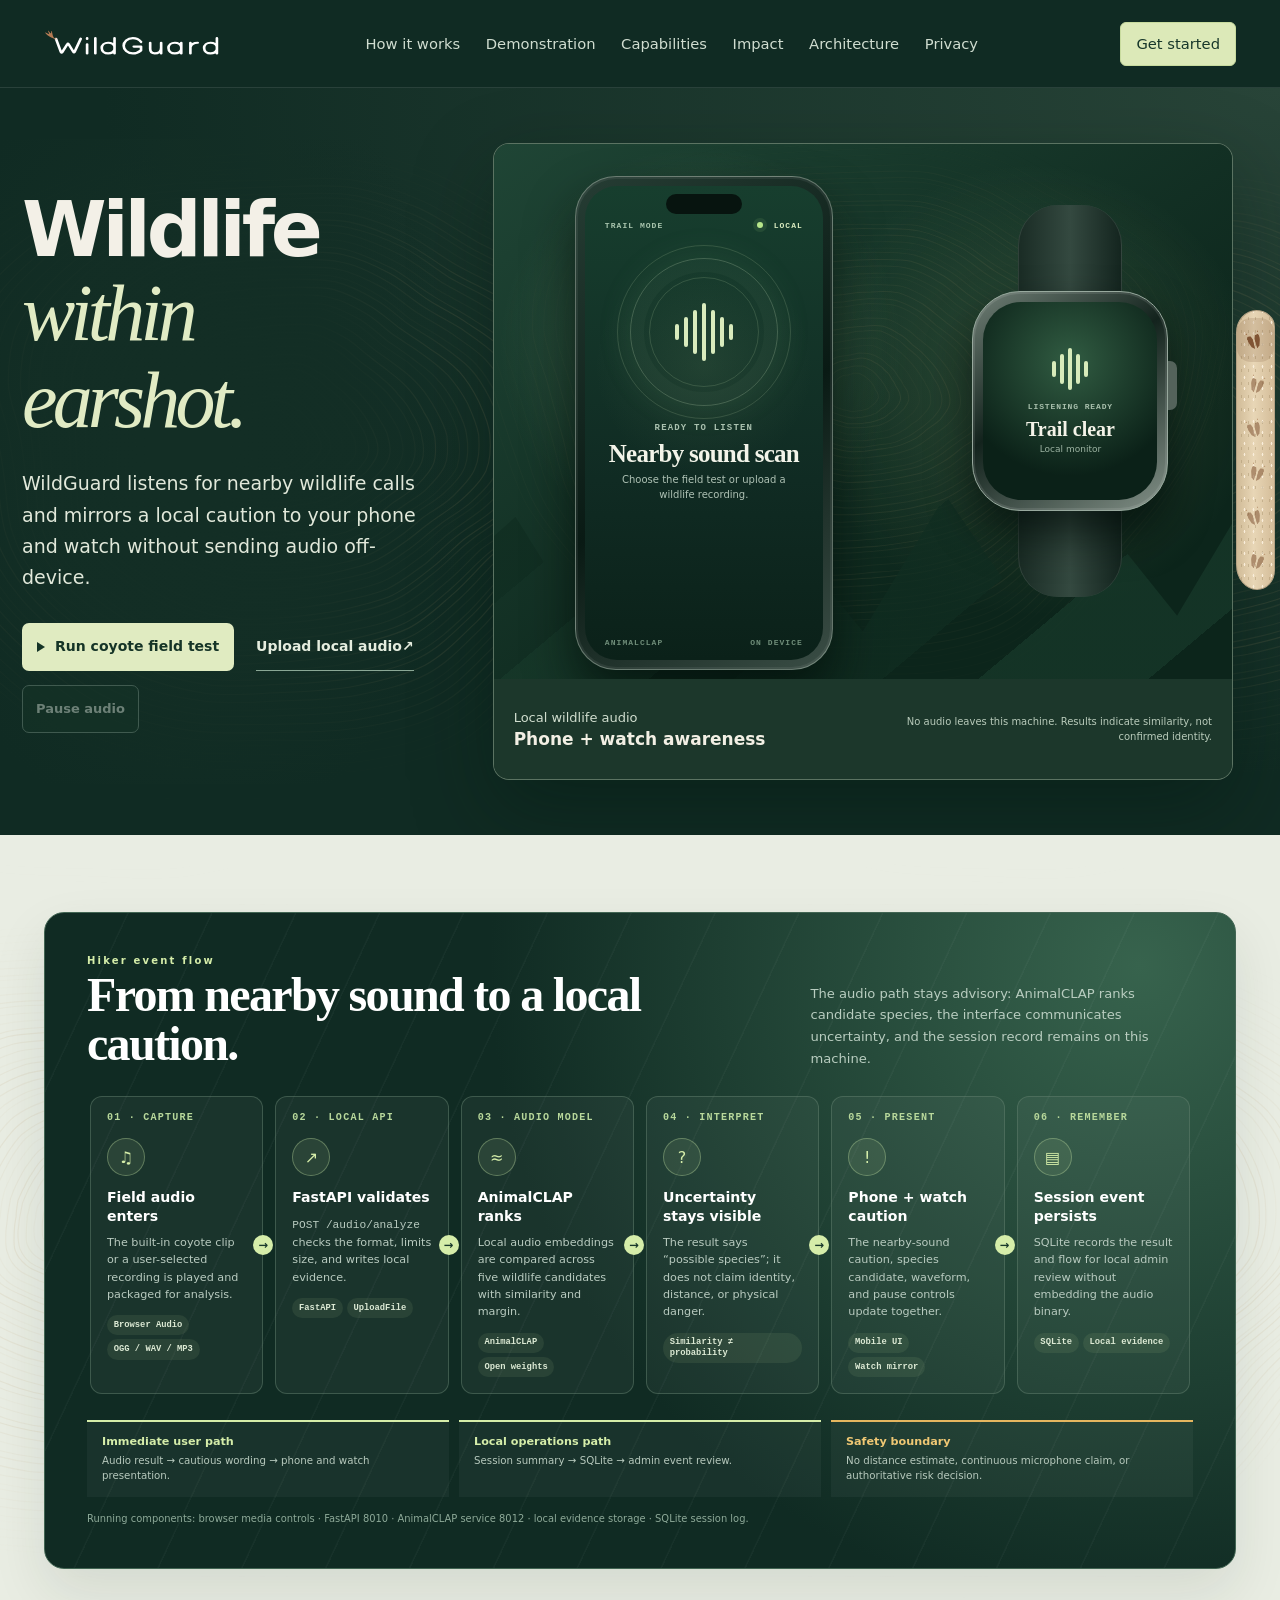
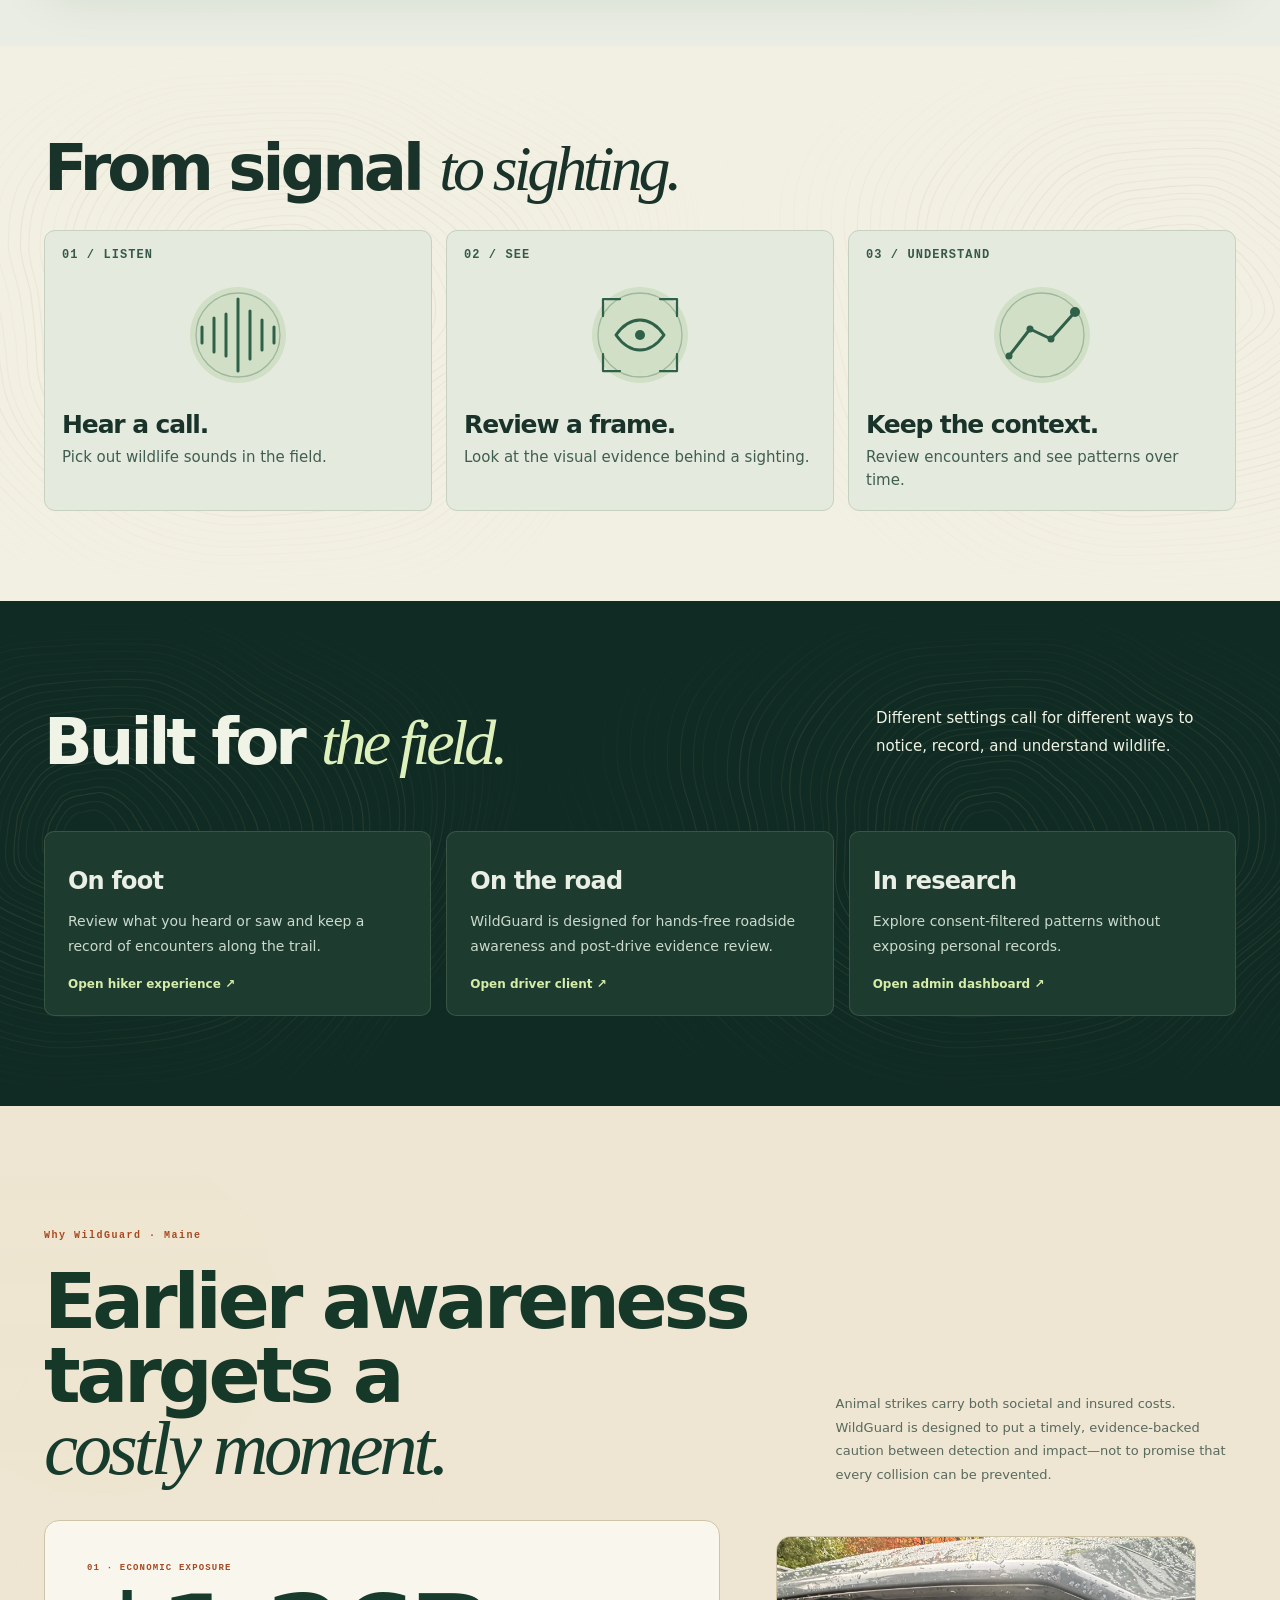
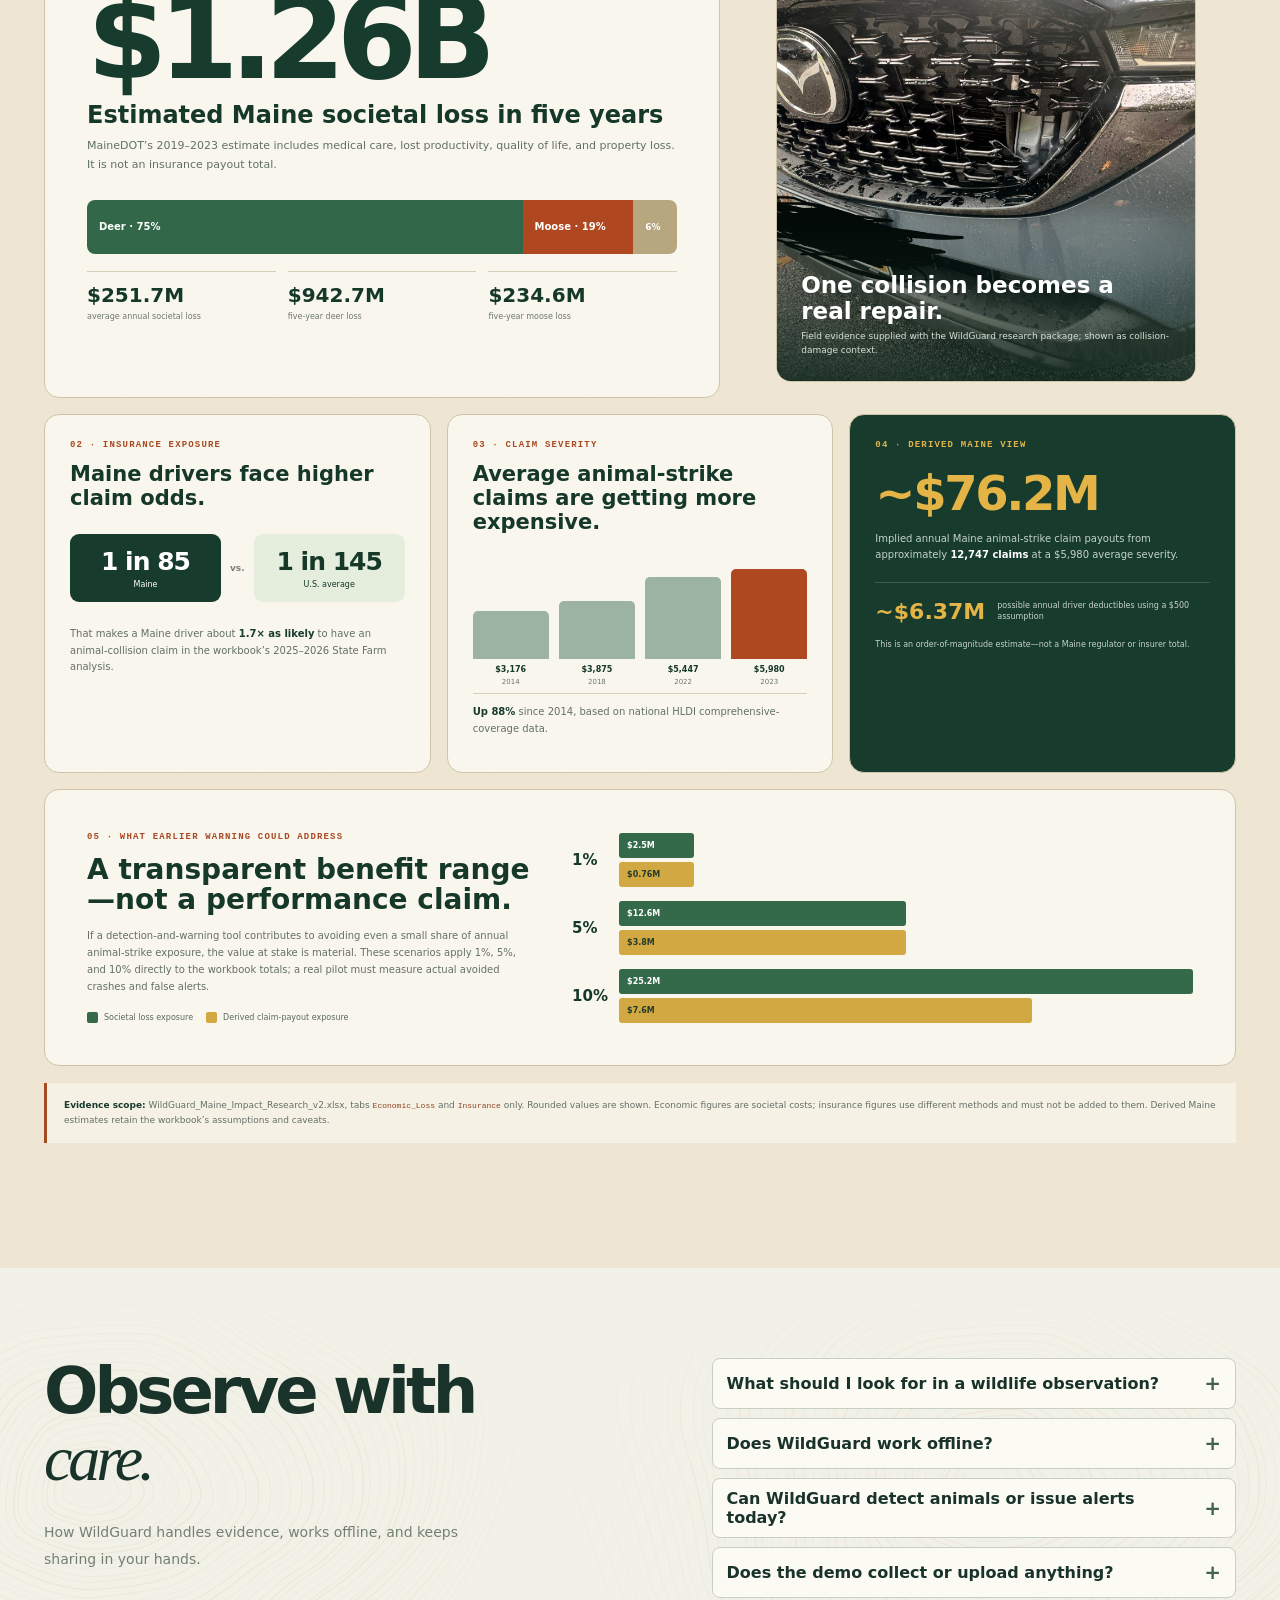
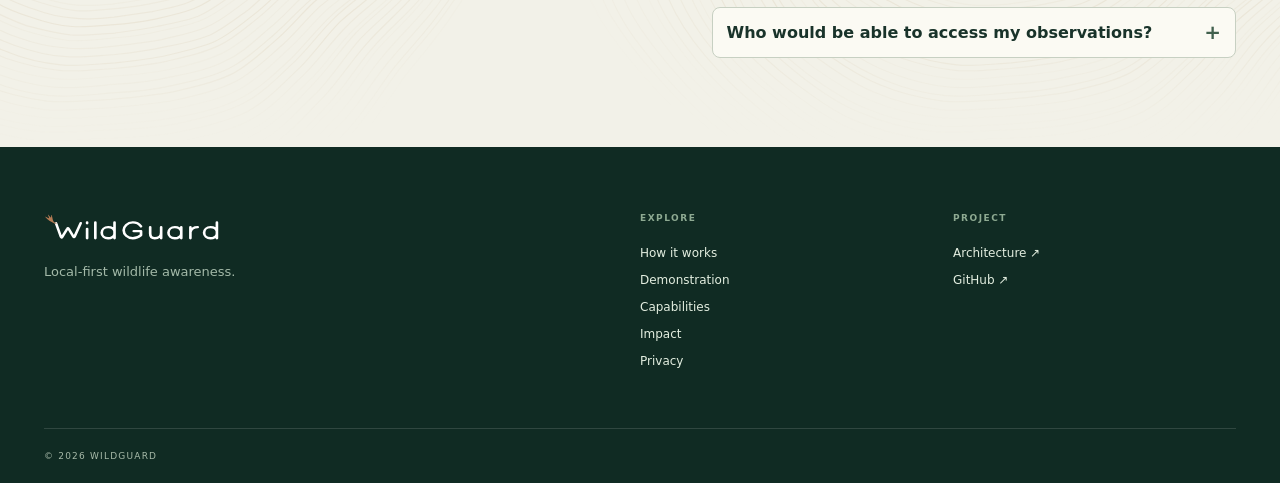
<file: apps/web/index.html>
<!doctype html>
<html lang="en">
<head>
  <meta charset="UTF-8" />
  <meta name="viewport" content="width=device-width,initial-scale=1" />
  <meta name="theme-color" content="#102b23" />
  <meta name="description" content="WildGuard — local-first wildlife awareness for the trail, road, and field." />
  <title>WildGuard — Stay wild. Stay aware.</title>
  <link rel="icon" href="../shared/assets/wildguard-mark.svg?v=left" type="image/svg+xml" />
  <link rel="stylesheet" href="./styles.css" />
  <link rel="stylesheet" href="./landing.css" />
  <link rel="stylesheet" href="../shared/event-flow.css" />
  <script src="./landing.js" defer></script>
</head>
<body>
  <a class="skip-link" href="#main">Skip to content</a>
  <nav class="hoof-trail" aria-label="Landing page trail">
    <a class="hoof-stop" href="#home" aria-current="location" aria-label="Wildlife in context"><span class="hoof-print" aria-hidden="true"></span></a>
    <a class="hoof-stop" href="#hiker-flow" aria-label="Hiker event flow"><span class="hoof-print" aria-hidden="true"></span></a>
    <a class="hoof-stop" href="#how-it-works" aria-label="From signal to sighting"><span class="hoof-print" aria-hidden="true"></span></a>
    <a class="hoof-stop" href="#capabilities" aria-label="Built for the field"><span class="hoof-print" aria-hidden="true"></span></a>
    <a class="hoof-stop" href="#impact" aria-label="Why WildGuard matters"><span class="hoof-print" aria-hidden="true"></span></a>
    <a class="hoof-stop" href="#faq" aria-label="Observe with care"><span class="hoof-print" aria-hidden="true"></span></a>
  </nav>
  <header class="site-header" id="site-header">
    <a class="brand" href="#home" aria-label="WildGuard home"><img class="wordmark" src="../shared/assets/wildguard-wordmark.svg" alt="" width="174" height="29"></a>
    <nav class="site-nav" aria-label="Main navigation">
      <a href="#how-it-works">How it works</a><a href="#demonstration">Demonstration</a><a href="#capabilities">Capabilities</a><a href="#impact">Impact</a><a href="../architecture/">Architecture</a><a href="#faq">Privacy</a>
    </nav>
    <div class="header-actions"><a class="header-cta" href="#demonstration">Get started</a><button class="menu-toggle" aria-expanded="false" aria-controls="mobile-menu" aria-label="Toggle navigation"><span></span><span></span><span></span></button></div>
  </header>
  <nav id="mobile-menu" class="mobile-menu" aria-label="Mobile navigation" hidden><a href="#how-it-works">How it works</a><a href="#demonstration">Demonstration</a><a href="#capabilities">Capabilities</a><a href="#impact">Impact</a><a href="../architecture/">Architecture</a><a href="#faq">Privacy</a><a class="mobile-cta" href="#demonstration">Get started</a></nav>
  <main id="main">
    <section class="hero" id="home" tabindex="-1" aria-labelledby="hero-title">
      <div class="hero-copy">
        <h1 id="hero-title">Wildlife <em>within earshot.</em></h1>
        <p>WildGuard listens for nearby wildlife calls and mirrors a local caution to your phone and watch without sending audio off-device.</p>
        <div class="hero-actions" id="demonstration" tabindex="-1">
          <button class="encounter-play" id="field-demo-button" type="button"><span class="play-symbol" aria-hidden="true"></span><span class="play-label">Run coyote field test</span></button>
          <label class="audio-upload" for="field-audio-upload">Upload local audio <span aria-hidden="true">↗</span></label>
          <input id="field-audio-upload" class="visually-hidden" type="file" accept="audio/*,.mp3,.ogg,.wav,.flac,.m4a">
          <button class="audio-pause" id="field-audio-toggle" type="button" disabled>Pause audio</button>
        </div>
      </div>
      <figure class="hiker-demo" data-state="idle" aria-label="WildGuard hiker phone and smartwatch audio alert demonstration">
        <div class="device-stage">
          <div class="sound-rings" aria-hidden="true"><i></i><i></i><i></i></div>
          <div class="phone-shell">
            <div class="phone-speaker" aria-hidden="true"></div>
            <div class="phone-screen">
              <div class="device-topline"><span>TRAIL MODE</span><span class="local-device"><i></i> LOCAL</span></div>
              <div class="phone-listener" aria-hidden="true">
                <div class="listener-bars"><i></i><i></i><i></i><i></i><i></i><i></i><i></i></div>
              </div>
              <p class="phone-state" id="phone-state">Ready to listen</p>
              <h2 class="phone-species" id="phone-species">Nearby sound scan</h2>
              <p class="phone-detail" id="phone-detail">Choose the field test or upload a wildlife recording.</p>
              <div class="phone-caution" id="phone-caution">
                <span class="caution-mark" aria-hidden="true">!</span>
                <div><small>CAUTION</small><strong>Possible wildlife nearby</strong><p>Stay aware and give the animal space.</p></div>
              </div>
              <div class="device-footer"><span>ANIMALCLAP</span><span>ON DEVICE</span></div>
            </div>
          </div>
          <div class="watch-column" aria-hidden="true">
            <div class="watch-strap watch-strap-top"></div>
            <div class="watch-shell">
              <div class="watch-screen">
                <div class="watch-wave"><i></i><i></i><i></i><i></i><i></i></div>
                <small id="watch-state">LISTENING READY</small>
                <strong id="watch-species">Trail clear</strong>
                <span id="watch-note">Local monitor</span>
              </div>
            </div>
            <div class="watch-strap watch-strap-bottom"></div>
          </div>
        </div>
        <audio id="field-audio" preload="metadata" src="../shared/assets/coyote-field-demo.ogg"></audio>
        <figcaption class="hiker-demo-caption" aria-live="polite">
          <div><p class="encounter-label">Local wildlife audio</p><strong id="field-result-title">Phone + watch awareness</strong></div>
          <p id="field-result-note">No audio leaves this machine. Results indicate similarity, not confirmed identity.</p>
        </figcaption>
      </figure>
    </section>
    <section class="mode-flow-section" id="hiker-flow" aria-labelledby="hiker-event-flow-title">
      <div class="container mode-flow">
        <div class="mode-flow-heading"><div><p class="eyebrow">Hiker event flow</p><h2 id="hiker-event-flow-title">From nearby sound to a local caution.</h2></div><p>The audio path stays advisory: AnimalCLAP ranks candidate species, the interface communicates uncertainty, and the session record remains on this machine.</p></div>
        <div class="mode-flow-track" aria-label="Detailed hiker audio event processing flow">
          <article class="mode-flow-step"><small>01 · CAPTURE</small><span class="mode-flow-icon" aria-hidden="true">♫</span><strong>Field audio enters</strong><p>The built-in coyote clip or a user-selected recording is played and packaged for analysis.</p><div class="mode-flow-tags"><span>Browser Audio</span><span>OGG / WAV / MP3</span></div></article>
          <article class="mode-flow-step"><small>02 · LOCAL API</small><span class="mode-flow-icon" aria-hidden="true">↗</span><strong>FastAPI validates</strong><p><code>POST /audio/analyze</code> checks the format, limits size, and writes local evidence.</p><div class="mode-flow-tags"><span>FastAPI</span><span>UploadFile</span></div></article>
          <article class="mode-flow-step"><small>03 · AUDIO MODEL</small><span class="mode-flow-icon" aria-hidden="true">≈</span><strong>AnimalCLAP ranks</strong><p>Local audio embeddings are compared across five wildlife candidates with similarity and margin.</p><div class="mode-flow-tags"><span>AnimalCLAP</span><span>Open weights</span></div></article>
          <article class="mode-flow-step"><small>04 · INTERPRET</small><span class="mode-flow-icon" aria-hidden="true">?</span><strong>Uncertainty stays visible</strong><p>The result says “possible species”; it does not claim identity, distance, or physical danger.</p><div class="mode-flow-tags"><span>Similarity ≠ probability</span></div></article>
          <article class="mode-flow-step"><small>05 · PRESENT</small><span class="mode-flow-icon" aria-hidden="true">!</span><strong>Phone + watch caution</strong><p>The nearby-sound caution, species candidate, waveform, and pause controls update together.</p><div class="mode-flow-tags"><span>Mobile UI</span><span>Watch mirror</span></div></article>
          <article class="mode-flow-step"><small>06 · REMEMBER</small><span class="mode-flow-icon" aria-hidden="true">▤</span><strong>Session event persists</strong><p>SQLite records the result and flow for local admin review without embedding the audio binary.</p><div class="mode-flow-tags"><span>SQLite</span><span>Local evidence</span></div></article>
        </div>
        <div class="mode-flow-branches"><article><strong>Immediate user path</strong><span>Audio result → cautious wording → phone and watch presentation.</span></article><article><strong>Local operations path</strong><span>Session summary → SQLite → admin event review.</span></article><article class="mode-flow-caution"><strong>Safety boundary</strong><span>No distance estimate, continuous microphone claim, or authoritative risk decision.</span></article></div>
        <p class="mode-flow-caption">Running components: browser media controls · FastAPI 8010 · AnimalCLAP service 8012 · local evidence storage · SQLite session log.</p>
      </div>
    </section>
    <section class="intro section-pad" id="how-it-works" tabindex="-1" aria-labelledby="signal-title">
      <div class="container">
        <h2 class="editorial-heading" id="signal-title">From signal <em>to sighting.</em></h2>
        <div class="feature-grid">
          <article class="feature-card">
            <p class="feature-num">01 / Listen</p>
            <div class="feature-art" aria-hidden="true">
              <svg viewBox="0 0 112 112" class="feature-glyph feature-listen" fill="none">
                <circle class="glyph-disc" cx="56" cy="56" r="48"/><circle class="glyph-ring" cx="56" cy="56" r="42"/>
                <path class="glyph-line" d="M20 48v16 M32 39v34 M44 35v42 M56 20v72 M68 32v48 M80 41v30 M92 48v16"/>
              </svg>
            </div>
            <h3>Hear a call.</h3>
            <p>Pick out wildlife sounds in the field.</p>
            <button class="feature-replay" type="button" aria-label="Replay Listen illustration"></button>
          </article>
          <article class="feature-card">
            <p class="feature-num">02 / See</p>
            <div class="feature-art" aria-hidden="true">
              <svg viewBox="0 0 112 112" class="feature-glyph feature-see" fill="none">
                <circle class="glyph-disc" cx="56" cy="56" r="48"/><circle class="glyph-ring" cx="56" cy="56" r="42"/>
                <path class="glyph-corners" d="M19 37V20h17 M76 20h17v17 M93 75v17H76 M36 92H19V75"/>
                <path class="glyph-line" d="M32 56c7-10 16-15 24-15s17 5 24 15c-7 10-16 15-24 15s-17-5-24-15Z"/><circle class="glyph-dot" cx="56" cy="56" r="5"/>
              </svg>
            </div>
            <h3>Review a frame.</h3>
            <p>Look at the visual evidence behind a sighting.</p>
            <button class="feature-replay" type="button" aria-label="Replay See illustration"></button>
          </article>
          <article class="feature-card">
            <p class="feature-num">03 / Understand</p>
            <div class="feature-art" aria-hidden="true">
              <svg viewBox="0 0 112 112" class="feature-glyph feature-understand" fill="none">
                <circle class="glyph-disc" cx="56" cy="56" r="48"/><circle class="glyph-ring" cx="56" cy="56" r="42"/>
                <path class="glyph-line" pathLength="100" d="m23 77 21-27 21 10 24-27"/>
                <circle class="glyph-dot" cx="23" cy="77" r="3.5"/><circle class="glyph-dot" cx="44" cy="50" r="3.5"/><circle class="glyph-dot" cx="65" cy="60" r="3.5"/><circle class="glyph-dot" cx="89" cy="33" r="5"/>
              </svg>
            </div>
            <h3>Keep the context.</h3>
            <p>Review encounters and see patterns over time.</p>
            <button class="feature-replay" type="button" aria-label="Replay Understand illustration"></button>
          </article>
        </div>
      </div>
    </section>
    <section class="audiences section-pad" id="capabilities" tabindex="-1">
      <div class="container">
        <div class="section-heading light"><h2>Built for <em>the field.</em></h2><p>Different settings call for different ways to notice, record, and understand wildlife.</p></div>
        <div class="audience-grid">
          <article><h3>On foot</h3><p>Review what you heard or saw and keep a record of encounters along the trail.</p><a class="audience-action" href="#demonstration">Open hiker experience ↗</a></article>
          <article><h3>On the road</h3><p>WildGuard is designed for hands-free roadside awareness and post-drive evidence review.</p><a class="audience-action" href="../driver-client/">Open driver client ↗</a></article>
          <article><h3>In research</h3><p>Explore consent-filtered patterns without exposing personal records.</p><a class="audience-action" href="../admin-dashboard/">Open admin dashboard ↗</a></article>
        </div>
      </div>
    </section>
    <section class="impact-section section-pad" id="impact" tabindex="-1" aria-labelledby="impact-title">
      <div class="container">
        <div class="impact-heading"><p class="eyebrow">Why WildGuard · Maine</p><h2 id="impact-title">Earlier awareness targets a <em>costly moment.</em></h2><p>Animal strikes carry both societal and insured costs. WildGuard is designed to put a timely, evidence-backed caution between detection and impact—not to promise that every collision can be prevented.</p></div>

        <div class="impact-hero-grid">
          <div class="impact-lead-card">
            <span class="impact-index">01 · ECONOMIC EXPOSURE</span>
            <strong>$1.26B</strong>
            <h3>Estimated Maine societal loss in five years</h3>
            <p>MaineDOT’s 2019–2023 estimate includes medical care, lost productivity, quality of life, and property loss. It is not an insurance payout total.</p>
            <div class="impact-total-bar" role="img" aria-label="Deer account for 75 percent of estimated loss, moose 19 percent, and other animals 6 percent"><span class="deer-loss">Deer · 75%</span><span class="moose-loss">Moose · 19%</span><span class="other-loss">Other · 6%</span></div>
            <div class="impact-mini-stats"><div><b>$251.7M</b><span>average annual societal loss</span></div><div><b>$942.7M</b><span>five-year deer loss</span></div><div><b>$234.6M</b><span>five-year moose loss</span></div></div>
          </div>
          <figure class="impact-photo"><img src="../shared/assets/wildguard-collision-evidence.jpeg" alt="Close view of collision damage to the front grille of a vehicle"><figcaption><b>One collision becomes a real repair.</b><span>Field evidence supplied with the WildGuard research package; shown as collision-damage context.</span></figcaption></figure>
        </div>

        <div class="impact-data-grid">
          <article class="impact-card insurance-odds"><span class="impact-index">02 · INSURANCE EXPOSURE</span><h3>Maine drivers face higher claim odds.</h3><div class="odds-compare"><div><b>1 in 85</b><span>Maine</span></div><i>vs.</i><div><b>1 in 145</b><span>U.S. average</span></div></div><p>That makes a Maine driver about <strong>1.7× as likely</strong> to have an animal-collision claim in the workbook’s 2025–2026 State Farm analysis.</p></article>
          <article class="impact-card claim-growth"><span class="impact-index">03 · CLAIM SEVERITY</span><h3>Average animal-strike claims are getting more expensive.</h3><div class="claim-bars" role="img" aria-label="Average claim severity increased from 3,176 dollars in 2014 to 5,980 dollars in 2023"><div><span style="--claim:53%"></span><b>$3,176</b><small>2014</small></div><div><span style="--claim:65%"></span><b>$3,875</b><small>2018</small></div><div><span style="--claim:91%"></span><b>$5,447</b><small>2022</small></div><div><span style="--claim:100%"></span><b>$5,980</b><small>2023</small></div></div><p><strong>Up 88%</strong> since 2014, based on national HLDI comprehensive-coverage data.</p></article>
          <article class="impact-card payout-card"><span class="impact-index">04 · DERIVED MAINE VIEW</span><h3>~$76.2M</h3><p>Implied annual Maine animal-strike claim payouts from approximately <strong>12,747 claims</strong> at a $5,980 average severity.</p><div class="payout-note"><b>~$6.37M</b><span>possible annual driver deductibles using a $500 assumption</span></div><small>This is an order-of-magnitude estimate—not a Maine regulator or insurer total.</small></article>
        </div>

        <div class="scenario-panel">
          <div class="scenario-copy"><span class="impact-index">05 · WHAT EARLIER WARNING COULD ADDRESS</span><h3>A transparent benefit range—not a performance claim.</h3><p>If a detection-and-warning tool contributes to avoiding even a small share of annual animal-strike exposure, the value at stake is material. These scenarios apply 1%, 5%, and 10% directly to the workbook totals; a real pilot must measure actual avoided crashes and false alerts.</p><div class="scenario-key"><span><i class="societal-key"></i>Societal loss exposure</span><span><i class="insured-key"></i>Derived claim-payout exposure</span></div></div>
          <div class="scenario-chart" role="img" aria-label="At one percent, 2.5 million dollars societal and 0.76 million dollars insured exposure; at five percent, 12.6 million and 3.8 million; at ten percent, 25.2 million and 7.6 million">
            <div class="scenario-row"><strong>1%</strong><div><span class="scenario-societal" style="--scenario:10%">$2.5M</span><span class="scenario-insured" style="--scenario:10%">$0.76M</span></div></div>
            <div class="scenario-row"><strong>5%</strong><div><span class="scenario-societal" style="--scenario:50%">$12.6M</span><span class="scenario-insured" style="--scenario:50%">$3.8M</span></div></div>
            <div class="scenario-row"><strong>10%</strong><div><span class="scenario-societal" style="--scenario:100%">$25.2M</span><span class="scenario-insured" style="--scenario:100%">$7.6M</span></div></div>
          </div>
        </div>

        <p class="impact-source"><b>Evidence scope:</b> WildGuard_Maine_Impact_Research_v2.xlsx, tabs <code>Economic_Loss</code> and <code>Insurance</code> only. Rounded values are shown. Economic figures are societal costs; insurance figures use different methods and must not be added to them. Derived Maine estimates retain the workbook’s assumptions and caveats.</p>
      </div>
    </section>
    <section class="principles section-pad" id="faq" tabindex="-1" aria-labelledby="faq-title">
      <div class="container principles-layout">
        <div><h2 id="faq-title">Observe with <em>care.</em></h2><p>How WildGuard handles evidence, works offline, and keeps sharing in your hands.</p></div>
        <div class="faq-list">
          <details><summary>What should I look for in a wildlife observation?</summary><p>Review the sound or image behind an identification and keep uncertain sightings marked as uncertain.</p></details>
          <details><summary>Does WildGuard work offline?</summary><p>Yes. The audio demonstration runs through the local WildGuard API and AnimalCLAP service without a cloud inference dependency.</p></details>
          <details><summary>Can WildGuard detect animals or issue alerts today?</summary><p>The audio demonstration ranks five candidate wildlife species from an uploaded clip and mirrors an advisory caution to the phone and watch. Continuous microphone monitoring and wearable notifications are not connected.</p></details>
          <details><summary>Does the demo collect or upload anything?</summary><p>Selected audio is sent only to the API running on this machine and stored as local evidence. It is not sent to an internet service.</p></details>
          <details><summary>Who would be able to access my observations?</summary><p>For live research access, the planned design requires explicit consent and authorization. The demo does not connect to personal accounts or research systems.</p></details>
        </div>
      </div>
    </section>
  </main>
  <footer class="site-footer"><div class="container footer-grid"><div><a class="brand footer-brand" href="#home"><img class="wordmark" src="../shared/assets/wildguard-wordmark.svg" alt="WildGuard" width="174" height="29"></a><p>Local-first wildlife awareness.</p></div><div><small>EXPLORE</small><a href="#how-it-works">How it works</a><a href="#demonstration">Demonstration</a><a href="#capabilities">Capabilities</a><a href="#impact">Impact</a><a href="#faq">Privacy</a></div><div><small>PROJECT</small><a href="../architecture/">Architecture ↗</a><a href="https://github.com/VivekReddy10-08-2004/WildGuard" target="_blank" rel="noopener noreferrer">GitHub ↗</a></div></div><div class="container footer-bottom"><span>© 2026 WILDGUARD</span></div></footer>
  <div class="toast" id="toast" role="status" aria-live="polite" hidden></div>
</body></html>
</file>
<file: apps/shared/client.css>
:root {
  color-scheme: light;
  --pine: #102b23;
  --forest: #173b2d;
  --leaf: #d5eda9;
  --cream: #f3f2e9;
  --ink: #16231f;
  --muted: #617069;
  font-family: Inter, ui-sans-serif, system-ui, sans-serif;
}

* { box-sizing: border-box; }
body { margin: 0; background: var(--cream); color: var(--ink); }
a { color: inherit; }
.shell { min-height: 100vh; }
.client-header {
  align-items: center;
  background: var(--pine);
  color: white;
  display: flex;
  justify-content: space-between;
  padding: 1rem clamp(1rem, 4vw, 3.5rem);
}
.client-header img { display: block; width: 150px; }
.client-header nav { display: flex; gap: 1rem; }
.client-header a { text-decoration: none; }
.client-header nav a { color: var(--leaf); font-size: .9rem; }
.client-main { margin: 0 auto; max-width: 1120px; padding: clamp(2rem, 6vw, 5rem) 1rem; }
.eyebrow { color: #527263; font-size: .75rem; font-weight: 800; letter-spacing: .14em; text-transform: uppercase; }
h1 { color: var(--pine); font-family: Georgia, serif; font-size: clamp(2.5rem, 7vw, 5rem); line-height: .95; margin: .5rem 0 1rem; max-width: 850px; }
.lede { color: var(--muted); font-size: 1.15rem; line-height: 1.7; max-width: 720px; }
.driver-hero { background: radial-gradient(circle at 78% 35%, #315d49, var(--pine) 62%); border: 1px solid #486a5b; border-radius: 24px; color: white; display: grid; gap: clamp(1rem, 4vw, 3rem); grid-template-columns: minmax(280px, .85fr) minmax(420px, 1.25fr); overflow: hidden; padding: clamp(1.5rem, 4vw, 3rem); position: relative; }
.driver-hero::before { background-image: url("./assets/wood-growth-rings.svg"); background-position: center; background-size: 760px auto; content: ""; inset: 0; opacity: .08; pointer-events: none; position: absolute; }
.driver-hero-copy { align-self: center; position: relative; z-index: 1; }
.driver-hero .eyebrow { color: var(--leaf); }
.driver-hero h1 { color: white; font-size: clamp(2.8rem, 5.6vw, 4.8rem); }
.driver-hero .lede { color: #c9d8d0; font-size: 1rem; }
.driver-flow { align-self: center; margin: 0; min-width: 0; position: relative; z-index: 1; }
.driver-flow svg { display: block; filter: drop-shadow(0 20px 28px #06140e80); overflow: visible; width: 100%; }
.flow-road-edge { fill: none; stroke: #779384; stroke-width: 3; }
.flow-lane { animation: lane-motion 2.2s linear infinite; fill: none; stroke: #dbe8c2; stroke-dasharray: 27 22; stroke-width: 4; }
.flow-scan path { animation: scan-road 6s ease-in-out infinite; fill: none; opacity: 0; stroke: #d5eda9; stroke-dasharray: 8 11; stroke-linecap: round; stroke-width: 2; }
.flow-scan path:nth-child(2) { animation-delay: .12s; }
.flow-scan path:nth-child(3) { animation-delay: .24s; }
.flow-car { animation: car-drift 6s ease-in-out infinite; fill: #dbe8c4; stroke: #102b23; stroke-width: 3; transform-origin: 155px 260px; }
.flow-car rect { fill: #759383; }
.flow-car circle:not(.flow-headlight) { fill: #0a1c16; }
.flow-headlight { animation: headlight-pulse 1.4s ease-in-out infinite; fill: #fff4b5; stroke: none; }
.flow-animal { animation: animal-shift 6s ease-in-out infinite; fill: #bbca9c; stroke: #bbca9c; stroke-linecap: round; stroke-linejoin: round; stroke-width: 7; }
.flow-antlers { fill: none; stroke-width: 4; }
.flow-detection-box { animation: detection-cycle 6s ease-in-out infinite; fill: none; opacity: 0; stroke: #e7bf70; stroke-width: 3; }
.flow-detection-box rect { stroke-dasharray: 7 6; }
.flow-detection-box text { fill: #f5d99e; font: 700 12px ui-monospace, monospace; letter-spacing: .06em; stroke: none; }
.flow-warning { animation: warning-cycle 6s ease-in-out infinite; opacity: 0; }
.flow-warning circle { fill: #d8a64c; stroke: #ffe6a4; stroke-width: 2; }
.flow-warning path { fill: none; stroke: #19332a; stroke-linecap: round; stroke-width: 7; }
.flow-warning text { fill: #ffe9ae; font: 800 12px ui-monospace, monospace; letter-spacing: .12em; }
.driver-flow figcaption { display: grid; gap: 6px; grid-template-columns: repeat(3, 1fr); margin-top: .5rem; }
.driver-flow figcaption span { animation: flow-step 6s ease-in-out infinite; border-top: 2px solid #668576; color: #93ab9f; font: 700 10px ui-monospace, monospace; letter-spacing: .08em; padding-top: .65rem; text-transform: uppercase; }
.driver-flow figcaption span:nth-child(2) { animation-delay: .22s; }
.driver-flow figcaption span:nth-child(3) { animation-delay: .44s; }
@keyframes lane-motion { to { stroke-dashoffset: -49; } }
@keyframes scan-road { 0%, 10%, 100% { opacity: 0; stroke-dashoffset: 70; } 20%, 48% { opacity: .8; } 58% { opacity: 0; stroke-dashoffset: 0; } }
@keyframes car-drift { 0%, 100% { transform: translateX(-8px); } 50% { transform: translateX(10px); } }
@keyframes headlight-pulse { 50% { filter: drop-shadow(0 0 11px #fff4b5); transform: scale(1.45); } }
@keyframes animal-shift { 0%, 100% { transform: translateY(1px); } 50% { transform: translateY(-4px); } }
@keyframes detection-cycle { 0%, 30%, 100% { opacity: 0; } 40%, 82% { opacity: 1; } }
@keyframes warning-cycle { 0%, 53%, 100% { opacity: 0; transform: scale(.7); transform-origin: 665px 85px; } 63%, 88% { opacity: 1; transform: scale(1); transform-origin: 665px 85px; } }
@keyframes flow-step { 0%, 100% { border-color: #668576; color: #93ab9f; } 25%, 58% { border-color: var(--leaf); color: #e5efcf; } }
.status { background: var(--leaf); border-radius: 999px; display: inline-block; font-size: .8rem; font-weight: 750; margin-top: 1rem; padding: .45rem .75rem; }
.client-grid { display: grid; gap: 1rem; grid-template-columns: repeat(3, minmax(0, 1fr)); margin-top: 3rem; }
.client-card { background: white; border: 1px solid #d9ded9; border-radius: 18px; min-height: 210px; padding: 1.4rem; }
.client-card h2 { color: var(--forest); font-size: 1.1rem; margin: 0 0 .75rem; }
.client-card p { color: var(--muted); line-height: 1.6; }
.client-card code { background: #edf0eb; border-radius: 5px; font-size: .75rem; padding: .15rem .3rem; }
.analysis-panel { align-items: end; background: white; border: 1px solid #d9ded9; border-radius: 18px; display: grid; gap: 1.5rem; grid-template-columns: 1fr minmax(280px, .8fr); margin-top: 2rem; padding: clamp(1.25rem, 4vw, 2rem); }
.analysis-panel h2 { color: var(--forest); font-family: Georgia, serif; font-size: 1.8rem; margin: .4rem 0 .75rem; }
.analysis-panel p { color: var(--muted); line-height: 1.6; }
.upload-form { display: grid; gap: .6rem; }
.upload-form label { font-size: .8rem; font-weight: 750; }
.upload-form input { border: 1px solid #b8c2bb; border-radius: 8px; font: inherit; padding: .65rem; width: 100%; }
.upload-form button, .guidance-form button { background: var(--forest); border: 0; border-radius: 8px; color: white; cursor: pointer; font: inherit; font-weight: 750; padding: .75rem; }
.upload-form button:disabled, .guidance-form button:disabled { cursor: wait; opacity: .6; }
.analysis-status { background: #edf0eb; border-radius: 10px; grid-column: 1 / -1; padding: .8rem 1rem; }
.video-comparison { display: grid; gap: 1rem; grid-template-columns: repeat(2, minmax(0, 1fr)); margin-top: 1rem; }
.video-comparison article { background: var(--pine); border-radius: 16px; color: white; overflow: hidden; padding: 1rem; }
.video-comparison h2 { font-size: .9rem; margin: 0 0 .75rem; }
.video-comparison video { aspect-ratio: 16 / 9; background: black; display: block; object-fit: contain; width: 100%; }
.decision-panel { border-left: 5px solid var(--forest); background: white; border-radius: 10px; margin-top: 1rem; padding: 1rem 1.25rem; }
.decision-panel h2 { font-size: 1rem; margin: 0 0 .4rem; }
.decision-panel p { color: var(--muted); margin: .25rem 0; }
.guidance-panel { background: white; border: 1px solid #d9ded9; border-radius: 18px; display: grid; gap: 1.5rem; grid-template-columns: minmax(0, .8fr) minmax(260px, 1fr); margin-top: 1rem; padding: clamp(1.25rem, 4vw, 2rem); }
.guidance-panel h2 { color: var(--forest); font-family: Georgia, serif; font-size: 1.8rem; margin: .4rem 0 .75rem; }
.guidance-panel p { color: var(--muted); line-height: 1.6; }
.guidance-form { display: grid; gap: .55rem; }
.guidance-form label { font-size: .8rem; font-weight: 750; margin-top: .25rem; }
.guidance-form input, .guidance-form select { background: #fafbf8; border: 1px solid #b8c2bb; border-radius: 8px; color: var(--ink); font: inherit; padding: .7rem; width: 100%; }
.guidance-form button { background: var(--forest); border: 0; border-radius: 8px; color: white; cursor: pointer; font: inherit; font-weight: 750; margin-top: .5rem; padding: .75rem; }
.guidance-form button:disabled { cursor: wait; opacity: .6; }
.guidance-result { background: #edf0eb; border-radius: 12px; grid-column: 1 / -1; line-height: 1.55; padding: 1rem; }
.guidance-result ul { margin-bottom: .75rem; padding-left: 1.25rem; }
.guidance-result a { color: var(--forest); }
.client-footer { border-top: 1px solid #d9ded9; color: var(--muted); margin-top: 4rem; padding-top: 1.25rem; }
@media (max-width: 900px) {
  .driver-hero { grid-template-columns: 1fr; }
  .driver-flow { margin-inline: auto; max-width: 680px; width: 100%; }
}
@media (max-width: 720px) {
  .client-header { align-items: flex-start; flex-direction: column; gap: 1rem; }
  .client-grid { grid-template-columns: 1fr; }
  .analysis-panel, .guidance-panel, .video-comparison { grid-template-columns: 1fr; }
  .driver-hero { grid-template-columns: 1fr; padding: 1.35rem; }
  .driver-flow figcaption span { font-size: 8px; }
}
@media (prefers-reduced-motion: reduce) {
  .driver-flow * { animation: none !important; }
  .flow-detection-box, .flow-warning { opacity: 1; }
}
</file>
<file: apps/shared/event-flow.css>
.mode-flow-section{padding:clamp(44px,6vw,78px) 0;background:#e9ede3}
.mode-flow{position:relative;overflow:hidden;padding:clamp(24px,4vw,42px);border:1px solid #426553;border-radius:20px;background:radial-gradient(circle at 92% 8%,#37634d,#102b23 52%);color:#edf3e8;box-shadow:0 24px 55px #102b2319}
.mode-flow::before{content:"";position:absolute;inset:0;background:repeating-linear-gradient(115deg,transparent 0 74px,#ffffff08 75px 76px);pointer-events:none}
.mode-flow>*{position:relative}.mode-flow-heading{display:grid;grid-template-columns:minmax(0,1fr) minmax(250px,.55fr);gap:28px;align-items:end;margin-bottom:24px}.mode-flow-heading .eyebrow{grid-column:1/-1;margin:0;color:#d5eda9}.mode-flow-heading h2{margin:.35rem 0 0;color:#fff;font:600 clamp(1.8rem,4vw,3rem)/1.02 Georgia,serif;letter-spacing:-.035em}.mode-flow-heading>p{margin:0;color:#b9cdc0;font-size:.82rem;line-height:1.65}
.mode-flow-track{display:flex;align-items:stretch;gap:12px;overflow-x:auto;padding:3px 3px 13px;scrollbar-color:#6d8a79 #ffffff12;scrollbar-width:thin}.mode-flow-step{position:relative;display:grid;align-content:start;flex:1 0 158px;min-height:210px;padding:16px;border:1px solid #63806f80;border-radius:12px;background:#ffffff0b}.mode-flow-step:not(:last-child)::after{content:"→";position:absolute;z-index:2;top:50%;right:-11px;display:grid;place-items:center;width:20px;height:20px;border-radius:50%;background:#d5eda9;color:#18382b;font-size:.72rem;font-weight:900;transform:translateY(-50%)}.mode-flow-step>small{color:#b8d89b;font:800 .63rem/1 ui-monospace,monospace;letter-spacing:.12em}.mode-flow-icon{display:grid;place-items:center;width:38px;height:38px;margin:15px 0 12px;border:1px solid #b5d39a66;border-radius:50%;background:#d5eda916;color:#d5eda9;font-size:1rem}.mode-flow-step strong{color:#fff;font-size:.88rem;line-height:1.3}.mode-flow-step p{margin:.55rem 0 .75rem;color:#b9cbc0;font-size:.7rem;line-height:1.55}.mode-flow-tags{display:flex;flex-wrap:wrap;gap:4px;margin-top:auto}.mode-flow-tags span{padding:.3rem .42rem;border-radius:99px;background:#d5eda914;color:#dce9d4;font:700 .55rem/1.2 ui-monospace,monospace}
.mode-flow-branches{display:grid;grid-template-columns:repeat(3,minmax(0,1fr));gap:10px;margin-top:13px}.mode-flow-branches article{padding:13px 15px;border-top:2px solid #d5eda9;background:#ffffff0a}.mode-flow-branches strong,.mode-flow-branches span{display:block}.mode-flow-branches strong{color:#d5eda9;font-size:.7rem}.mode-flow-branches span{margin-top:5px;color:#b7c9bd;font-size:.64rem;line-height:1.5}.mode-flow-branches .mode-flow-caution{border-color:#e5b65f}.mode-flow-branches .mode-flow-caution strong{color:#f0c874}.mode-flow-caption{margin:14px 0 0;color:#8eaa99;font-size:.62rem;line-height:1.55}
@media(max-width:760px){.mode-flow-heading{grid-template-columns:1fr}.mode-flow-heading .eyebrow{grid-column:auto}.mode-flow-branches{grid-template-columns:1fr}.mode-flow-step{flex-basis:180px}.mode-flow-caption{font-size:.58rem}}
@media(prefers-reduced-motion:reduce){.mode-flow-track{scroll-behavior:auto}}
</file>
<file: apps/admin-dashboard/admin.css>
.admin-main{display:grid;gap:1rem}
.admin-hero{display:flex;align-items:flex-end;justify-content:space-between;gap:2rem;padding:clamp(1.5rem,4vw,3rem);border-radius:22px;color:white;background:radial-gradient(circle at 86% 20%,#3c6d55,var(--pine) 58%)}
.admin-hero h1{color:white;font-size:clamp(2.7rem,6vw,5rem)}.admin-hero .eyebrow{color:var(--leaf)}.admin-hero .lede{color:#c7d8cf}
.admin-hero-actions{display:grid;gap:.8rem;min-width:185px}.admin-hero-actions button,.admin-section-heading button{min-height:43px;padding:.65rem .9rem;border:0;border-radius:8px;background:var(--leaf);color:var(--pine);font-weight:800}
.runtime-status{font-size:.78rem;color:#dce8df}.runtime-status i{display:inline-block;width:8px;height:8px;margin-right:7px;border-radius:50%;background:#e0b95d}.runtime-status.online i{background:#aee47d;box-shadow:0 0 0 5px #aee47d1f}.runtime-status.offline i{background:#dc7866}
.admin-stats{display:grid;grid-template-columns:repeat(4,minmax(0,1fr));gap:.8rem}.admin-stats article{display:grid;gap:.45rem;padding:1.25rem;border:1px solid #d9ded9;border-radius:14px;background:white}.admin-stats small,.model-modality{font:800 .68rem ui-monospace,monospace;letter-spacing:.12em;color:#6a8475}.admin-stats strong{font:600 1.8rem Georgia,serif;color:var(--forest)}.admin-stats span{font-size:.76rem;color:var(--muted)}
.admin-section{padding:clamp(1.3rem,3vw,2rem);border:1px solid #d9ded9;border-radius:18px;background:white}.admin-section-heading{display:flex;align-items:flex-end;justify-content:space-between;gap:1rem;margin-bottom:1.2rem}.admin-section-heading h2,.architecture-summary h2{margin:.35rem 0 0;color:var(--forest);font:600 clamp(1.65rem,3vw,2.4rem) Georgia,serif}.admin-section-heading a{font-size:.8rem;font-weight:800;color:#496d5b}
.model-grid{display:grid;grid-template-columns:repeat(auto-fit,minmax(190px,1fr));gap:.75rem}.model-grid article{padding:1.1rem;border-radius:12px;background:#edf2e9}.model-grid h3{margin:.55rem 0;font-size:1rem;color:var(--forest)}.model-grid p{min-height:80px;margin:0;color:var(--muted);font-size:.82rem;line-height:1.55}.model-grid small{color:#5f7869;font-size:.7rem}
.admin-disclosure{margin:-.45rem 0 1rem;color:var(--muted);font-size:.8rem}.admin-events{display:grid;gap:.75rem}.admin-event{display:grid;grid-template-columns:minmax(0,1fr) auto;gap:.8rem;padding:1rem;border:1px solid #dfe5de;border-radius:12px}.admin-event h3{margin:0 0 .3rem;font-size:1rem}.admin-event p{margin:.2rem 0;color:var(--muted);font-size:.78rem}.event-badge{align-self:start;padding:.35rem .55rem;border-radius:99px;background:#dcebc7;color:#294735;font-size:.68rem;font-weight:800}.admin-event-flow{grid-column:1/-1;display:flex;align-items:center;gap:.35rem;overflow-x:auto;padding-top:.7rem;border-top:1px solid #e5e9e3}.admin-event-flow span{min-width:96px;padding:.55rem;border-radius:7px;background:#edf2e9;color:#315442;font-size:.7rem;font-weight:750;text-align:center}.admin-event-flow i{color:#789080;font-style:normal}.admin-empty{padding:2rem;border:1px dashed #b9c7bb;border-radius:10px;color:var(--muted);text-align:center}
.export-section{background:linear-gradient(140deg,#f7f8f1,#edf3e8)}.local-model-chip{padding:.45rem .65rem;border:1px solid #8aa08d;border-radius:99px;color:#315442;font:800 .65rem ui-monospace,monospace;letter-spacing:.08em}.export-actions{display:grid;grid-template-columns:repeat(3,minmax(0,1fr));gap:.75rem}.export-button{display:grid;gap:.25rem;min-height:82px;padding:1rem;border:1px solid #c9d4ca;border-radius:11px;background:white;color:var(--forest);text-align:left;cursor:pointer}.export-button:hover{border-color:#6f8c78;transform:translateY(-1px)}.export-button:disabled{cursor:wait;opacity:.65;transform:none}.export-button strong{font-size:.88rem}.export-button span{color:var(--muted);font-size:.72rem}.export-ai{border-color:#789465;background:#193f30;color:white}.export-ai span{color:#c9dacd}.export-status{min-height:1.2em;margin:1rem 0 .55rem;color:#506b5b;font-size:.76rem}.export-endpoint{display:inline-block;padding:.45rem .55rem;border-radius:6px;background:#e1e9df;color:#315442;font-size:.68rem}
.architecture-summary{color:white;background:linear-gradient(135deg,#14382a,#102b23);border-color:#365d49}.architecture-summary .eyebrow{color:var(--leaf)}.architecture-summary h2{color:white;max-width:760px}.master-flow{display:flex;align-items:stretch;gap:.35rem;margin-top:1.5rem;overflow-x:auto}.master-flow span{display:grid;min-width:125px;padding:.8rem;border:1px solid #5d7b6b;border-radius:9px;background:#ffffff0b;font-size:.75rem;font-weight:750}.master-flow small{margin-bottom:.35rem;color:var(--leaf);font:800 .65rem ui-monospace,monospace}.master-flow i{align-self:center;color:#a6bdad;font-style:normal}.parallel-note{display:flex;align-items:center;gap:.55rem;flex-wrap:wrap;margin-top:1.2rem;padding-top:1rem;border-top:1px solid #ffffff1f}.parallel-note strong{margin-right:.4rem;font-size:.78rem}.parallel-note span{padding:.4rem .55rem;border-radius:99px;background:#d5eda91c;color:#dce9d5;font-size:.7rem}
.admin-boundary{padding:1rem 1.2rem;border-left:5px solid #b88632;border-radius:8px;background:#f3e8cf;color:#66502b;font-size:.8rem;line-height:1.55}.admin-boundary strong{display:block;margin-bottom:.2rem}
@media(max-width:900px){.admin-stats,.model-grid{grid-template-columns:repeat(2,minmax(0,1fr))}.admin-hero{align-items:flex-start;flex-direction:column}.admin-hero-actions{width:100%}}
@media(max-width:560px){.admin-stats,.model-grid,.export-actions{grid-template-columns:1fr}.admin-section-heading{align-items:flex-start;flex-direction:column}.model-grid p{min-height:0}.admin-event{grid-template-columns:1fr}.event-badge{justify-self:start}}
</file>
<file: apps/architecture/architecture.css>
.architecture-main{display:grid;gap:1rem}.architecture-hero{padding:clamp(2rem,5vw,4rem);border-radius:24px;color:white;background:radial-gradient(circle at 85% 18%,#47785d,var(--pine) 58%)}.architecture-hero h1{color:white;max-width:970px}.architecture-hero .eyebrow{color:var(--leaf)}.architecture-hero .lede{color:#c9d8d0}.guarantee-row{display:flex;gap:.55rem;flex-wrap:wrap;margin-top:1.5rem}.guarantee-row span{padding:.5rem .7rem;border:1px solid #769383;border-radius:99px;color:#dce9df;font-size:.75rem;font-weight:750}
.architecture-board{padding:clamp(1.25rem,4vw,2.5rem);border:1px solid #d7ded7;border-radius:20px;background:white}.architecture-heading{text-align:center}.architecture-heading h2,.architecture-grid h2{margin:.3rem 0 1.3rem;color:var(--forest);font:600 clamp(1.6rem,3vw,2.4rem) Georgia,serif}.architecture-row,.model-lanes,.decision-split{display:grid;gap:.75rem}.architecture-row{grid-template-columns:repeat(3,1fr)}.model-lanes{grid-template-columns:repeat(4,1fr)}.decision-split{grid-template-columns:1fr 1fr}.architecture-row article,.model-lanes article,.decision-split article,.architecture-gateway{display:grid;gap:.4rem;padding:1rem;border:1px solid #dce4db;border-radius:12px;background:#edf2e9}.architecture-board small{color:#6b8775;font:800 .65rem ui-monospace,monospace;letter-spacing:.12em}.architecture-board strong{color:var(--forest)}.architecture-board span{color:var(--muted);font-size:.78rem;line-height:1.5}.architecture-board b{color:#426853;font-size:.73rem}.architecture-gateway{max-width:720px;margin:auto;text-align:center;background:#dcebc7}.decision-split .deterministic{border-color:#8baa7f;background:#e5efd9}.architecture-arrow{text-align:center;color:#6d8978;font-size:1.4rem;line-height:1.7}
.architecture-grid{display:grid;grid-template-columns:repeat(2,1fr);gap:1rem}.architecture-grid article{padding:clamp(1.25rem,3vw,2rem);border:1px solid #d7ded7;border-radius:18px;background:white}.architecture-grid ul{margin:0;padding-left:1.2rem;color:var(--muted);line-height:1.8}.architecture-grid code{color:#315b45}.architecture-grid .eyebrow{margin:0}
@media(max-width:850px){.model-lanes{grid-template-columns:repeat(2,1fr)}.architecture-row,.decision-split{grid-template-columns:1fr}.architecture-row{grid-template-columns:1fr}.architecture-grid{grid-template-columns:1fr}}
@media(max-width:520px){.model-lanes{grid-template-columns:1fr}.architecture-hero{padding:1.4rem}}
</file>
<file: apps/web/styles.css>
:root{--pine:#102b23;--forest:#173b2d;--forest2:#244d37;--leaf:#d5eda9;--cream:#f3f2e9;--paper:#faf9f3;--ink:#19332a;--muted:#69776c;--line:#dce1d5;--gold:#ecbd76;--shadow:0 18px 65px #142b201c;font-family:Inter,ui-sans-serif,system-ui,-apple-system,BlinkMacSystemFont,"Segoe UI",sans-serif;color:var(--ink);font-synthesis:none}*{box-sizing:border-box}html{scroll-behavior:smooth}body{margin:0;background:var(--cream)}button,input,select{font:inherit}button{cursor:pointer}a{color:inherit;text-decoration:none}button:focus-visible,a:focus-visible,input:focus-visible,select:focus-visible{outline:3px solid #a9d473;outline-offset:3px}button:disabled{cursor:not-allowed;opacity:.55}.skip-link{position:absolute;left:10px;top:-80px;z-index:100;background:white;padding:12px}.skip-link:focus{top:10px}.container{width:min(1300px,calc(100% - 88px));margin:auto}.site-header{height:88px;display:flex;align-items:center;justify-content:space-between;padding:0 max(44px,calc((100vw - 1300px)/2));background:var(--pine);color:var(--paper);position:relative;z-index:20;border-bottom:1px solid #ffffff1b}.brand{display:inline-flex;align-items:center;gap:12px;font-size:25px;font-weight:850;letter-spacing:-1.5px;line-height:1}.brand img{flex-shrink:0}.brand-light{font-weight:400}.brand small{display:block;font-size:8px;letter-spacing:2.15px;font-weight:700;margin-top:7px;color:#d3e4c7}.site-nav{display:flex;gap:36px;font-size:13px;color:#d0ddd0}.site-nav a:hover,.text-link:hover{color:var(--leaf)}.header-actions{display:flex;align-items:center;gap:24px}.local-label{font-size:9px;letter-spacing:1.3px;color:#aec1a9;font-weight:750;white-space:nowrap}.local-label i,.tiny-pulse,.demo-pill span,.status-led{display:inline-block;width:7px;height:7px;background:#b9e68b;border-radius:50%;margin-right:7px;box-shadow:0 0 0 4px #b9e68b1c}.button{display:inline-flex;align-items:center;justify-content:center;gap:28px;border-radius:5px;border:0;font-size:12px;font-weight:800;white-space:nowrap;min-height:46px;padding:0 21px;transition:transform .2s,background .2s}.button:hover{transform:translateY(-2px)}.button-light{background:#e7f1d0;color:#18362a}.button-lime{background:var(--leaf);color:var(--pine);min-height:55px;padding:0 25px}.button-dark{background:var(--pine);color:white}.menu-toggle{display:none;background:none;border:0;padding:8px}.menu-toggle span{display:block;width:24px;height:2px;background:white;margin:5px 0}.mobile-menu{position:absolute;top:88px;left:0;right:0;background:var(--pine);padding:20px 44px;z-index:30}.mobile-menu:not([hidden]){display:grid;gap:20px}.hero{background:var(--pine);color:var(--paper);overflow:hidden;position:relative}.hero-glow{position:absolute;inset:0;background:radial-gradient(ellipse at 78% 45%,#3164477b,transparent 51%);pointer-events:none}.hero-grain{position:absolute;inset:0;opacity:.045;background-image:repeating-linear-gradient(115deg,transparent,transparent 3px,#fff 4px);pointer-events:none}.hero-layout{min-height:665px;display:grid;grid-template-columns:1fr 1.05fr;position:relative}.hero-copy{padding:78px 0 55px;position:relative;z-index:3}.eyebrow{font-size:10px;letter-spacing:2.2px;font-weight:850;margin:0 0 24px}.eyebrow-hero{display:flex;align-items:center;gap:13px;color:#d1e7b5}.eyebrow-line{width:25px;height:1px;background:var(--leaf)}.star{font-size:19px}.hero h1{font-size:clamp(65px,6.1vw,102px);line-height:.99;letter-spacing:-6.7px;font-weight:650;margin:0 0 29px}.hero h1 em,.section-heading h2 em,.workspace-heading h2 em,.principles h2 em{font-family:Georgia,serif;font-weight:400;color:var(--leaf);letter-spacing:-3px}.hero-copy>p{font-size:15px;line-height:1.9;color:#c6d6cc;max-width:460px}.hero-actions{display:flex;align-items:center;gap:30px;margin-top:30px}.text-link{font-size:12px;font-weight:700}.text-link span{margin-left:8px}.hero-facts{display:flex;gap:22px;margin-top:82px;color:#a9c1b2;font-size:10px}.hero-facts strong{color:#c5e59f}.hero-art{min-height:600px;position:relative;overflow:hidden}.sun-disc{position:absolute;width:390px;height:390px;border-radius:50%;top:95px;left:23%;background:radial-gradient(circle at 45% 40%,#b7cf95,#74936d 55%,#335941 77%);filter:blur(.2px);opacity:.85}.mountain{position:absolute;bottom:120px;width:120%;height:390px;left:-5%;clip-path:polygon(0 85%,16% 59%,31% 72%,50% 22%,67% 54%,78% 34%,100% 80%,100% 100%,0 100%)}.mountain-back{background:#477458;opacity:.65}.mountain-front{bottom:65px;background:#214b39;transform:scale(1.1);opacity:.93}.forest-silhouette{position:absolute;bottom:0;width:120%;height:330px;left:-5%;background:repeating-conic-gradient(from 45deg at 50% 0%,#0b261c 0 90deg,transparent 90deg 180deg);clip-path:polygon(0 65%,7% 34%,12% 72%,18% 18%,25% 75%,34% 30%,42% 65%,49% 10%,55% 70%,63% 25%,70% 69%,77% 12%,84% 73%,92% 30%,100% 55%,100% 100%,0 100%)}.forest-a{background:#183b2b;opacity:.8;bottom:10px}.forest-b{background:#0c281d;transform:translateY(68px) scaleX(1.07);opacity:.92}.terrain-grid{position:absolute;inset:80px 15px 35px;border:1px solid #b0d5aa1c;background:linear-gradient(90deg,transparent 49.9%,#cfe1c51a 50%,transparent 50.1%),linear-gradient(transparent 49.9%,#cfe1c51a 50%,transparent 50.1%);background-size:90px 90px;mask-image:linear-gradient(to bottom,#000,transparent)}.scan-orbit{position:absolute;border:1px solid #e2f3d354;border-radius:50%;width:390px;height:390px;top:96px;left:23%;animation:breathe 6s ease-in-out infinite}.orbit-2{transform:scale(1.3);opacity:.38;animation-delay:1s}.wildlife-icon{position:absolute;top:247px;left:47%;font-size:118px;transform:translate(-50%,-50%);filter:grayscale(.8) brightness(.58) sepia(.3);opacity:.9}.hero-target{position:absolute;width:270px;height:285px;left:23%;top:150px}.hero-target span{position:absolute;width:25px;height:25px;border-color:var(--leaf);border-style:solid}.hero-target span:nth-child(1){left:0;top:0;border-width:2px 0 0 2px}.hero-target span:nth-child(2){right:0;top:0;border-width:2px 2px 0 0}.hero-target span:nth-child(3){left:0;bottom:0;border-width:0 0 2px 2px}.hero-target span:nth-child(4){right:0;bottom:0;border-width:0 2px 2px 0}.floating-card{position:absolute;right:0;top:325px;width:265px;border:1px solid #ddeace45;background:#dbe8ceef;color:var(--pine);padding:16px 17px;box-shadow:var(--shadow);backdrop-filter:blur(15px)}.floating-top{font-size:9px;letter-spacing:1px;font-weight:850;display:flex;align-items:center;gap:5px}.floating-top>span:last-child{margin-left:auto;font-size:16px}.floating-main{display:flex;align-items:baseline;justify-content:space-between;margin-top:18px}.floating-main strong{font-size:29px;letter-spacing:-1px}.confidence{font-size:20px;font-weight:800}.confidence small{font-size:9px;display:block;color:#45604a}.floating-bottom{font-size:10px;margin:10px 0;color:#5c6d5d}.confidence-track{height:4px;background:#adbea9;border-radius:5px;overflow:hidden}.confidence-track b{display:block;width:94%;height:100%;background:var(--forest)}.coord-stamp{position:absolute;bottom:36px;left:30px;font-size:9px;line-height:1.9;letter-spacing:1px;color:#d4e0c8}.coord-stamp span{color:var(--leaf)}.hero-bottom{border-top:1px solid #ffffff26}.hero-bottom-inner{display:flex;justify-content:space-between;padding:18px 0;font-size:9px;color:#b7c7b5;letter-spacing:1.6px}.hero-bottom-inner span span{padding-left:13px}.section-pad{padding:125px 0}.section-heading{display:flex;align-items:flex-end;justify-content:space-between;gap:40px;margin-bottom:55px}.section-heading h2,.workspace-heading h2,.principles h2{font-size:clamp(48px,5vw,72px);letter-spacing:-4.4px;line-height:1.07;margin:0;font-weight:650}.section-heading h2 em,.principles h2 em{color:#698f55}.section-heading>p{max-width:360px;font-size:15px;color:#667369;line-height:1.85}.feature-grid{display:grid;grid-template-columns:repeat(3,1fr);gap:20px}.feature-card{min-height:390px;padding:28px;background:#e9ede2;border:1px solid #dce3d5;display:flex;flex-direction:column}.feature-num{font-size:10px;letter-spacing:1.5px;font-weight:850;color:#516b57}.feature-art{height:183px;display:flex;align-items:center;justify-content:center}.wave-art{gap:7px}.wave-art span{width:7px;height:var(--h);background:#487854;border-radius:9px;animation:wave 2.4s ease-in-out infinite alternate;animation-delay:calc(var(--h) * -0.016)}.viewfinder-art{position:relative}.viewfinder-circle{font-size:108px;color:#567b60;line-height:1}.viewfinder-art .corner{position:absolute;width:24px;height:24px;border:2px solid #6c9573}.tl{top:30px;left:20%}.tr{top:30px;right:20%}.bl{bottom:24px;left:20%}.br{bottom:24px;right:20%}.viewfinder-art small{position:absolute;bottom:22px;font-size:8px;letter-spacing:1px}.insight-ring{width:135px;height:135px;border-radius:50%;border:13px solid #87a88a;border-top-color:#315f46;display:grid;place-items:center;transform:rotate(-30deg)}.insight-ring span{font-size:44px;transform:rotate(30deg)}.insight-lines{display:grid;gap:10px;margin-left:23px}.insight-lines i{display:block;width:65px;height:9px;border-radius:4px;background:#6c9873}.insight-lines i:nth-child(2){width:48px;background:#b1cbb0}.insight-lines i:nth-child(3){width:58px;background:#9bb99b}.feature-card h3{font-size:24px;letter-spacing:-.6px;margin:0 0 10px}.feature-card p{font-size:13px;line-height:1.8;color:#67766b;margin:0;max-width:290px}.workspace-section{padding:110px 0 120px;background:#dce5d7}.workspace-heading{display:flex;justify-content:space-between;align-items:flex-end;gap:40px;margin-bottom:44px}.workspace-heading h2 em{color:#63894f}.workspace-heading-side{max-width:300px}.workspace-heading-side p{font-size:13px;line-height:1.8;color:#5d7164}.demo-pill{display:inline-flex;align-items:center;gap:4px;background:#ecf4df;color:#376044;font-size:9px;font-weight:850;letter-spacing:1px;padding:10px 13px;border-radius:99px}.app-frame{border:1px solid #cad4c7;border-radius:13px;box-shadow:0 28px 65px #213d2c33;overflow:hidden;display:grid;grid-template-columns:228px minmax(0,1fr);min-height:720px;background:#f7f8f3}.app-sidebar{background:#17392d;color:#e5ecdf;display:flex;flex-direction:column;padding:22px 12px}.sidebar-header{display:flex;gap:11px;align-items:center;padding:0 12px 28px;font-size:17px;letter-spacing:-.4px;font-weight:800}.sidebar-header small{display:block;letter-spacing:1.7px;color:#a8c2aa;font-size:8px;margin-top:3px}.side-category{padding:13px 14px;color:#92ae9b;font-size:9px;letter-spacing:1.65px;font-weight:800}.second-category{margin-top:30px}.sidebar-links{display:grid;gap:4px}.side-link{width:100%;display:flex;align-items:center;text-align:left;gap:12px;color:#c5d7c8;background:transparent;border:0;border-radius:7px;padding:13px 12px;font-size:12px;font-weight:650}.side-link:hover{background:#ffffff0f}.side-link.active{background:#d2e8b6;color:#193a2d}.nav-icon{width:19px;text-align:center;font-size:20px;font-weight:400;line-height:15px}.side-count{margin-left:auto;font-size:10px;padding:3px 6px;border-radius:5px;background:#ffffff15}.active .side-count{background:#23462c1c}.sidebar-bottom{margin-top:auto;padding:18px 9px 0}.sidebar-status{display:flex;align-items:center;gap:9px;border:1px solid #ffffff29;border-radius:7px;padding:13px 9px}.sidebar-status strong,.sidebar-status small{display:block;font-size:10px}.sidebar-status small{color:#a5bcaa;margin-top:4px}.sidebar-bottom>p{font-size:8px;letter-spacing:1px;line-height:1.9;margin-top:25px;color:#799884}.app-main{min-width:0}.app-topbar{height:65px;display:flex;align-items:center;justify-content:space-between;padding:0 26px;background:#fff;border-bottom:1px solid #e5e9df}.app-breadcrumb{font-size:10px;letter-spacing:1px;color:#8a958c;font-weight:750}.app-breadcrumb span{padding:0 9px;color:#b8c1b8}.app-breadcrumb b{color:#375845}.app-top-actions{display:flex;align-items:center;gap:15px}.simulation-chip{color:#648462;font-size:9px;font-weight:850;letter-spacing:.6px}.icon-button{background:none;border:1px solid #dfe6dc;width:31px;height:31px;border-radius:8px;color:#456753}.icon-button:hover{background:#e9f0e5}.avatar{background:#dceac9;border-radius:50%;width:30px;height:30px;display:grid;place-items:center;font-size:10px;font-weight:800}.workspace-content{padding:29px 30px 35px;min-height:650px}.app-title-row{display:flex;justify-content:space-between;gap:15px;align-items:flex-start;margin-bottom:24px}.app-eyebrow{font-size:10px;letter-spacing:1.5px;font-weight:800;color:#6d9074;margin:0 0 7px}.app-title{font-size:26px;letter-spacing:-.9px;margin:0;color:#1d4030}.app-subtitle{margin:7px 0 0;color:#7a8b7f;font-size:12px;line-height:1.6}.app-button{border:1px solid #d7e2d5;background:white;color:#32533e;border-radius:7px;font-weight:800;font-size:11px;padding:10px 14px}.app-button:hover,.filter-chip:hover{background:#e6f0e1}.app-button.primary{background:#244a37;color:white;border-color:#244a37}.stats-grid{display:grid;grid-template-columns:repeat(3,1fr);gap:13px;margin-bottom:17px}.stat-card,.panel,.event-card{background:white;border:1px solid #e3e9df;border-radius:9px}.stat-card{padding:17px 18px}.stat-label{font-size:10px;font-weight:700;color:#718577;display:flex;justify-content:space-between;gap:10px}.stat-label span{color:#86a081}.stat-value{font-size:33px;font-weight:800;letter-spacing:-1.5px;margin-top:10px}.stat-foot{font-size:10px;margin-top:7px;color:#8c9a8d}.dashboard-grid{display:grid;grid-template-columns:minmax(0,1.6fr) minmax(220px,1fr);gap:16px}.panel{padding:21px}.panel-title{display:flex;align-items:center;justify-content:space-between;gap:12px;margin-bottom:18px}.panel-title h3{margin:0;font-size:14px;letter-spacing:-.1px}.panel-title small{font-size:10px;color:#7d8b80}.mini-map{position:relative;height:280px;border-radius:7px;overflow:hidden;background:radial-gradient(ellipse at 30% 34%,#cadcc5 0 13%,transparent 14%),radial-gradient(ellipse at 70% 65%,#c7d9c5 0 15%,transparent 16%),repeating-linear-gradient(28deg,transparent 0 35px,#d5e3d1 36px 37px,transparent 38px 74px),linear-gradient(125deg,#eaf0e2 20%,#d8e7d5 60%,#c7dabc);border:1px solid #e1e9d9}.map-river{position:absolute;width:150%;height:50px;background:#bad4ca;top:47%;left:-10%;transform:rotate(-26deg);border:8px solid #d3e6df;filter:blur(1px)}.map-path{position:absolute;width:90%;height:90%;top:17%;left:10%;border-top:3px dashed #a4b49a;transform:rotate(25deg);border-radius:50%}.map-pin{position:absolute;width:25px;height:25px;border:4px solid white;background:#305d42;color:white;border-radius:50%;box-shadow:0 2px 10px #0002;display:grid;place-items:center;font-size:9px;font-weight:800;cursor:pointer}.map-pin:hover,.map-pin:focus-visible{transform:scale(1.15)}.map-caption{position:absolute;bottom:10px;left:11px;background:#ffffffdc;padding:8px 10px;border-radius:5px;font-size:9px;color:#58705e}.map-demo-tag{position:absolute;right:10px;top:10px;background:#ffffffd9;padding:6px 9px;font-size:8px;letter-spacing:1px;border-radius:5px;font-weight:850}.event-row{display:flex;align-items:center;gap:12px;padding:12px 0;border-bottom:1px solid #eff1ed}.event-row:last-child{border-bottom:0}.event-emoji{width:38px;height:38px;border-radius:9px;background:#e8efe4;display:grid;place-items:center;font-size:21px}.event-row-info{flex:1;min-width:0}.event-row-info strong{font-size:12px;display:block}.event-row-info small{font-size:10px;color:#849285;display:block;margin-top:4px}.event-score{font-size:11px;font-weight:850;color:#456b52}.event-score small{display:block;font-size:9px;font-weight:400;color:#849285;text-align:right;margin-top:4px}.workspace-disclaimer{font-size:11px;line-height:1.7;color:#5c7061;margin-top:18px}.section-heading.light h2,.section-heading.light>p{color:#f0f4e6}.section-heading.light h2 em{color:var(--leaf)}.audiences{background:var(--pine);color:#e9efe4}.audience-grid{display:grid;grid-template-columns:repeat(3,1fr);gap:15px}.audience-grid article{border:1px solid #56715d78;padding:27px;background:#214233}.audience-index{font-size:10px;letter-spacing:1.5px;color:#b6cfa8;font-weight:850}.audience-art{height:180px;margin:10px 0;display:grid;place-items:center;overflow:hidden;background:radial-gradient(circle,#567e60,#214233 69%)}.audience-art span{font-family:Georgia,serif;font-size:140px;color:#b5cfa8;font-weight:400}.driver-art span{transform:rotate(-25deg);font-size:170px}.researcher-art span{font-size:115px}.audience-grid h3{font-size:24px;letter-spacing:-.8px;margin:12px 0}.audience-grid p{font-size:13px;line-height:1.8;color:#bfd1c1;min-height:70px}.audience-action{padding:12px 0 0;background:none;border:0;color:var(--leaf);font-size:12px;font-weight:800}.audience-action:hover{text-decoration:underline}.principles{background:#f2f1e8}.principles-layout{display:grid;grid-template-columns:1fr 1fr;gap:12%}.principles-layout>div>p:not(.eyebrow){font-size:14px;color:#728072;line-height:1.9;max-width:430px;margin:27px 0}.principle-list{align-self:center}.principle-list article{display:grid;grid-template-columns:32px 1fr 20px;gap:15px;border-bottom:1px solid #ccd6c9;padding:21px 0}.principle-list article>span{font-size:12px;font-weight:800;color:#7da16c}.principle-list h3{margin:0 0 8px;font-size:18px}.principle-list p{margin:0;font-size:12px;line-height:1.7;color:#758277}.principle-list b{color:#64845f}.site-footer{background:#102b23;color:#e3eee0;padding:66px 0 22px}.footer-grid{display:grid;grid-template-columns:2fr 1fr 1fr;gap:30px;padding-bottom:60px}.footer-brand{font-size:27px}.footer-grid p{color:#a3b9a8;font-size:13px;line-height:1.8}.footer-grid>div:not(:first-child){display:flex;flex-direction:column;gap:13px;font-size:12px}.footer-grid small{font-size:9px;letter-spacing:1.5px;color:#8eaa92;font-weight:850;margin-bottom:10px}.footer-grid>div>span{color:#9db39e}.footer-bottom{display:flex;justify-content:space-between;border-top:1px solid #ffffff22;padding-top:22px;font-size:9px;letter-spacing:1.2px;color:#a8bbaa}.toast{position:fixed;right:24px;bottom:22px;z-index:100;background:#183e2e;color:white;padding:14px 20px;border-radius:8px;font-size:12px;box-shadow:0 10px 35px #0003}.toast[hidden]{display:none}.filter-row{display:flex;gap:8px;flex-wrap:wrap;align-items:center;margin:0 0 17px}.filter-chip{border:1px solid #dce6d9;background:white;color:#54705b;padding:9px 13px;border-radius:6px;font-size:11px;font-weight:700}.filter-chip.active{color:white;background:#28553a;border-color:#28553a}.search-field{margin-left:auto;background:white;border:1px solid #dce6d9;border-radius:6px;padding:9px 12px;min-width:170px;color:#244432;font-size:11px}.event-list{display:grid;gap:10px}.event-card{padding:16px;display:flex;align-items:center;gap:15px}.event-card .event-emoji{width:56px;height:56px;font-size:29px}.event-details{flex:1;min-width:0}.event-details h3{font-size:14px;margin:0 0 6px}.event-details p{font-size:11px;color:#7b8c7e;margin:0}.event-detail-meta{display:flex;gap:12px;flex-wrap:wrap;margin-top:9px;font-size:10px;color:#819180}.score-bar{height:5px;background:#e5ede2;width:70px;border-radius:8px;overflow:hidden;margin-top:7px}.score-bar i{display:block;height:100%;background:#557f56}.empty-state{text-align:center;padding:46px 15px;background:white;border:1px dashed #cadcc9;border-radius:9px;color:#718677;font-size:12px}.insight-chart{display:flex;align-items:flex-end;gap:16px;height:204px;border-bottom:1px solid #e3eadf;padding:15px 8px 0}.chart-col{flex:1;display:flex;flex-direction:column;align-items:center;justify-content:flex-end;height:100%;gap:8px}.chart-col span{width:100%;max-width:43px;border-radius:5px 5px 0 0;background:#75a078;min-height:3px}.chart-col:nth-child(even) span{background:#b0cca4}.chart-col small{font-size:9px;color:#718577;position:relative;bottom:-20px}.chart-legend{margin:35px 0 0;font-size:10px;color:#748475}.privacy-card{display:flex;gap:16px;justify-content:space-between;align-items:center;padding:20px;background:white;border:1px solid #e3e9df;border-radius:9px;margin-bottom:12px}.privacy-card h3{margin:0 0 6px;font-size:14px}.privacy-card p{margin:0;font-size:11px;line-height:1.7;color:#849386;max-width:480px}.toggle{width:46px;height:27px;background:#c5d0c2;border:0;border-radius:30px;padding:3px;flex-shrink:0;transition:background .2s}.toggle span{display:block;width:21px;height:21px;background:#fff;border-radius:50%;transition:transform .2s}.toggle[aria-checked=true]{background:#2e6946}.toggle[aria-checked=true] span{transform:translateX(19px)}.privacy-note{background:#e8f0e1;border-left:3px solid #7c9f6e;padding:15px;font-size:11px;line-height:1.7;color:#5b745f;margin:16px 0}.chatbox{border:1px solid #e0e8df;border-radius:9px;background:white;overflow:hidden}.chat-messages{min-height:280px;max-height:350px;overflow:auto;padding:20px;display:flex;flex-direction:column;gap:15px}.message{max-width:85%;padding:12px 15px;font-size:12px;line-height:1.7;border-radius:10px;background:#eef3e9;align-self:flex-start}.message.user{align-self:flex-end;background:#244c38;color:white}.message small{display:block;font-size:9px;opacity:.7;margin-bottom:4px;font-weight:800}.chat-compose{display:flex;gap:9px;padding:12px;border-top:1px solid #e4eae0}.chat-compose input{flex:1;min-width:0;border:1px solid #e1e8dd;border-radius:7px;padding:12px;font-size:12px}.chat-compose button{background:#28573d;color:white;border:0;border-radius:7px;padding:10px 15px;font-weight:800;font-size:11px}.suggestion-row{display:flex;flex-wrap:wrap;gap:8px;margin:15px 0}.suggestion-row button{font-size:10px;padding:9px 11px;background:#e6efe2;color:#456747;border:1px solid #d9e4d4;border-radius:20px}.fine-print{font-size:10px;color:#849187;line-height:1.7;margin-top:12px}.detail-modal{position:fixed;inset:0;background:#071c15aa;z-index:90;display:flex;align-items:center;justify-content:center;padding:18px}.detail-modal[hidden]{display:none}.modal-content{background:white;border-radius:13px;padding:27px;max-width:470px;width:100%;box-shadow:var(--shadow)}.modal-close{float:right;background:none;border:0;font-size:23px}.modal-content h2{margin:8px 0 18px;font-size:26px}.detail-line{display:flex;justify-content:space-between;gap:20px;font-size:12px;padding:13px 0;border-bottom:1px solid #edf0eb}.detail-line span{color:#728476}.modal-footer{font-size:11px;line-height:1.7;color:#718373;margin-top:17px}@keyframes breathe{50%{opacity:.25;transform:scale(1.09)}}@keyframes wave{to{transform:scaleY(.5)}}@media(prefers-reduced-motion:reduce){html{scroll-behavior:auto}*,*::before,*::after{animation:none!important;transition:none!important}}@media(max-width:1100px){.site-nav{gap:17px}.local-label{display:none}.hero h1{font-size:72px}.hero-facts{flex-wrap:wrap;margin-top:55px}.floating-card{right:4px}.container{width:min(1300px,calc(100% - 58px))}.header-cta{font-size:11px}.dashboard-grid{grid-template-columns:1fr}.mini-map{height:220px}}@media(max-width:760px){.site-header{height:72px;padding:0 22px}.site-nav,.header-cta{display:none}.menu-toggle{display:block}.mobile-menu{top:72px}.container{width:calc(100% - 38px)}.hero-layout{display:flex;flex-direction:column;min-height:auto}.hero-copy{padding:60px 0 20px}.hero h1{font-size:clamp(57px,12vw,82px);letter-spacing:-4px}.hero-art{height:410px;min-height:410px}.hero-facts{display:none}.sun-disc{width:290px;height:290px;top:25px}.scan-orbit{width:290px;height:290px;top:25px}.wildlife-icon{top:175px;font-size:90px}.hero-target{top:85px;left:25%;width:200px;height:220px}.floating-card{top:246px;width:230px}.coord-stamp{bottom:12px;left:8px}.hero-bottom-inner{font-size:8px}.section-pad{padding:78px 0}.section-heading,.workspace-heading{display:block}.section-heading h2,.workspace-heading h2,.principles h2{font-size:49px;letter-spacing:-3px}.section-heading>p,.workspace-heading-side{margin-top:24px}.feature-grid,.audience-grid,.principles-layout{grid-template-columns:1fr}.feature-card{min-height:330px}.feature-art{height:145px}.workspace-section{padding:70px 0}.app-frame{grid-template-columns:1fr;min-height:0}.app-sidebar{padding:12px}.sidebar-header,.side-category,.sidebar-bottom{display:none}.sidebar-links{display:flex;overflow-x:auto;gap:4px}.sidebar-links button{white-space:nowrap;width:auto;padding:10px}.second-category+.sidebar-links{margin-top:6px}.app-topbar{padding:0 15px}.workspace-content{padding:19px 14px;min-height:420px}.stats-grid{grid-template-columns:1fr 1fr}.stat-card:last-child{grid-column:span 2}.app-title-row{flex-wrap:wrap}.simulation-chip{display:none}.footer-grid{grid-template-columns:1fr 1fr}.footer-grid>div:first-child{grid-column:span 2}.footer-bottom{gap:15px;flex-wrap:wrap}.event-card{flex-wrap:wrap}.search-field{width:100%;margin-left:0}.audience-grid article{padding:20px}.principles-layout{gap:30px}}@media(max-width:410px){.hero-actions{align-items:flex-start;flex-direction:column;gap:15px}.hero h1{font-size:56px}.app-breadcrumb{font-size:8px}.stat-value{font-size:27px}.app-top-actions{gap:8px}.floating-card{right:-5px}.stats-grid{gap:7px}.stat-card{padding:13px}}
</file>
<file: apps/web/landing.css>
/* The landing experience stays independent of the workspace renderer. */
.brand .wordmark{width:clamp(142px,14vw,185px);height:auto;border:0;border-radius:0}
.sidebar-header .wordmark{width:122px;max-width:100%;height:auto}
.site-header .brand{gap:10px}
.site-header{--nav-size:clamp(14px,1.15vw,16px);--nav-weight:500}
.site-header .site-nav{gap:clamp(13px,2vw,30px);font-size:var(--nav-size);font-weight:var(--nav-weight);white-space:nowrap}
.site-header .header-cta,.mobile-menu .mobile-cta{
  align-items:center;justify-content:center;min-height:44px;padding:0 15px;
  border:1px solid #c8db9e;border-radius:6px;background:#dce9b8;color:#17372a;font-weight:var(--nav-weight,500);
}
.site-header .header-cta{display:inline-flex;font-size:var(--nav-size)}
.site-header .header-cta:hover,.mobile-menu .mobile-cta:hover{background:#e7f0ce;color:#17372a}
@media (max-width:950px) and (min-width:761px){.site-header{padding-inline:24px}}
@media (max-width:760px){.site-header .header-cta{display:none}}
.mobile-menu{color:#f4f2e6;padding:14px 22px;box-shadow:0 18px 30px #0618114f}
.mobile-menu:not([hidden]){gap:2px}
.mobile-menu a{display:flex;align-items:center;min-height:44px;padding:0 9px;border-radius:6px;font-size:16px}
.mobile-menu .mobile-cta{justify-self:start;margin-top:6px}
.mobile-menu a:hover,.mobile-menu a:focus-visible{background:#274637}
.hoof-trail{
  position:fixed;z-index:11;top:50%;right:5px;transform:translateY(-50%);
  display:flex;flex-direction:column;justify-content:space-between;align-items:center;
  width:39px;padding:7px 0;
  border:1px solid #b5a284;border-radius:52% 48% 46% 54% / 8% 6% 7% 9%;
  background:
    radial-gradient(ellipse,#9f896466 0 12%,transparent 14%) 1px 1px/7px 13px,
    radial-gradient(ellipse,#f9edda 0 15%,transparent 16%) 3px 6px/9px 11px,
    linear-gradient(90deg,#d0bb97,#e8d6b6 45%,#d4bd99);
}
.hoof-stop{position:relative;display:grid;place-items:center;width:100%;height:44px;border-radius:14px;color:#fff5e4}
.hoof-stop[aria-current=location]{background:#80604433}
.hoof-stop:is(:hover,:focus-visible){background:#80604444}
.hoof-stop:focus-visible{outline:2px solid #50351e;outline-offset:-3px}
.hoof-print{
  position:relative;width:13px;height:17px;opacity:.55;transform:translateX(-1.5px) rotate(-15deg);
  background:radial-gradient(ellipse at 16% 8%,#a67852 0 15%,transparent 19%) left top/4px 4px no-repeat,
    radial-gradient(ellipse at 84% 8%,#a67852 0 15%,transparent 19%) right top/4px 4px no-repeat
}
.hoof-stop:nth-child(even) .hoof-print{transform:translateX(1.5px) rotate(15deg)}
.hoof-print::before,.hoof-print::after{content:"";position:absolute;top:3px;height:14px;width:6px;background:#805434}
.hoof-print::before{left:0;clip-path:polygon(21% 0,73% 5%,96% 32%,91% 100%,41% 82%,11% 45%,0 18%)}
.hoof-print::after{right:0;clip-path:polygon(79% 0,27% 5%,4% 32%,9% 100%,59% 82%,89% 45%,100% 18%)}
.hoof-stop:is(.is-passed,:hover,:focus-visible) .hoof-print{opacity:1}
@media(max-width:1100px){
  .hoof-trail{right:2px;width:27px}
  main>section:not(.hero)>.container{width:calc(100% - 62px);margin-left:29px;margin-right:33px}
  main>.hero{padding-right:33px}
}
@media(max-width:760px){
  .hoof-trail{padding:5px 0}
  .hoof-stop{height:38px}
  main>section:not(.hero)>.container{width:calc(100% - 52px);margin-left:19px}
}
@media(max-height:400px){.hoof-stop{height:29px}}
@media print{.hoof-trail{display:none}}
/* One large scene and one deliberate action. */
.hero{
  position:relative;isolation:isolate;display:grid;align-items:center;
  grid-template-columns:minmax(245px,.78fr) minmax(0,1.42fr);
  gap:clamp(26px,5vw,78px);
  padding:clamp(32px,4.3vw,72px) max(22px,calc((100vw - 1300px)/2));
  padding-right:max(47px,calc((100vw - 1300px)/2));
  overflow:hidden;color:#f2efe4;background:radial-gradient(ellipse at top right,#284438,#102b23 65%);
}
main>section{position:relative;isolation:isolate}
main>section::before,main>section::after,.grain-wave{
  content:"";position:absolute;z-index:-1;inset:0;pointer-events:none;
  background-image:url("../shared/assets/wood-growth-rings.svg");
  background-size:clamp(560px,70vw,920px) auto;
  background-position:var(--grain-origin,left -170px center);
  background-repeat:repeat;
}
main>section::before{
  opacity:.17;mask-image:linear-gradient(180deg,transparent 0%,#000 24%,#000 76%,transparent 100%);
}
main>section::after{
  opacity:0;transition:opacity .28s ease;
  mask-image:radial-gradient(circle 220px at var(--ring-x,0px) var(--ring-y,0px),#000 10%,#0009 49%,transparent 100%);
}
main>section:nth-child(even){--grain-origin:right -165px center}
main>section.has-grain-focus::after{opacity:.8;transition-duration:.075s}
@property --wave-radius{syntax:"<length>";inherits:false;initial-value:0px}
.grain-wave{
  mask-image:radial-gradient(circle at var(--wave-x) var(--wave-y),
    transparent max(0px,calc(var(--wave-radius) - 130px)),
    #0007 max(0px,calc(var(--wave-radius) - 65px)),
    #000 var(--wave-radius),
    transparent calc(var(--wave-radius) + 85px));
}
@media(prefers-reduced-motion:reduce){main>section::after{transition:none}.grain-wave{display:none}}
.hero .hero-copy{position:relative;isolation:isolate;padding:15px 0}
.hero .hero-copy::before{
  content:"";position:absolute;z-index:-1;inset:-36px -28px;pointer-events:none;
  background:radial-gradient(ellipse 65% 64% at 42% 47%,#132e25 12%,#132e25ed 52%,transparent 96%);
}
.hero h1{
  color:#f3f0e7;font-size:clamp(52px,6vw,99px);line-height:1.04;
  letter-spacing:-.055em;margin:0 0 24px;font-weight:580;text-wrap:balance;
}
.hero h1 em{display:block;color:#e1ebc4;font:italic 400 1.04em/1.09 Georgia,serif;letter-spacing:-.06em}
.hero .hero-copy>p{max-width:33ch;color:#e1e8da;font-size:clamp(16px,1.5vw,19px);line-height:1.65;margin:0}
.hero .hero-actions{margin:29px 0 0;flex-wrap:wrap;gap:14px 22px;scroll-margin-top:20px}
.hero .hero-actions .text-link{display:inline-flex;min-height:44px;align-items:center;gap:6px;color:#e5eddf;font-size:14px;font-weight:550;white-space:nowrap}
.encounter-play{
  display:inline-flex;align-items:center;justify-content:center;gap:10px;
  min-height:48px;padding:0 15px;border:0;border-radius:7px;
  background:#e0ebc1;color:#153427;
  font-family:inherit;font-size:14px;font-weight:650;line-height:1.2;
}
.encounter-play[hidden],.encounter-record[hidden]{display:none}
.encounter-play:hover{background:#edf4d7}
.play-symbol{width:0;height:0;border-top:5px solid transparent;border-bottom:5px solid transparent;border-left:8px solid currentColor}
.encounter-play[data-playing=true] .play-symbol{width:8px;height:10px;border:0;border-left:2px solid currentColor;border-right:2px solid currentColor}
.encounter{
  min-width:0;margin:0;border:1px solid #b5cbb36e;border-radius:12px;
  background:#172f25;overflow:hidden;
}
.encounter-image{position:relative;isolation:isolate;overflow:hidden;aspect-ratio:1.56;background:#244233}
.encounter-image::after{
  content:"";position:absolute;inset:0;pointer-events:none;
  background:linear-gradient(0deg,#0d211715 45%,transparent),radial-gradient(ellipse at 52% 45%,transparent 42%,#07150e48);
}
.encounter-image img{display:block;width:100%;height:100%;object-fit:cover;object-position:54% 13%;transition:transform 1.65s cubic-bezier(.2,.7,.2,1),filter 1.45s ease}
.encounter-video{position:absolute;inset:0;width:100%;height:100%;object-fit:cover;object-position:54% 18%;background:#112820}
.encounter-mute{position:absolute;right:10px;bottom:10px;z-index:2;min-height:44px;padding:0 11px;border:1px solid #b0c5a2;border-radius:6px;background:#12271bec;color:#f4f1e5;font:600 13px/1.2 system-ui,sans-serif}
.encounter-mute:hover{background:#2d493a}
.encounter-video[hidden],.encounter-mute[hidden]{display:none}
.encounter.has-film .encounter-signal{display:none}
.encounter[data-frame=audio] img{filter:brightness(.60) saturate(.86);transform:scale(1.025)}
.encounter[data-frame=camera] img,.encounter[data-frame=record] img{transform:scale(1.055)}
.encounter-signal{
  position:absolute;z-index:1;inset:auto 9% 14%;height:17%;display:flex;align-items:center;justify-content:center;gap:8px;
  opacity:0;transition:opacity .35s ease;pointer-events:none;
}
.encounter-signal span{width:3px;height:var(--height);border-radius:8px;background:#e6efd1;box-shadow:0 0 12px #101d12}
.encounter[data-frame=audio] .encounter-signal{opacity:1}
.encounter[data-frame=audio] .encounter-signal span{animation:encounter-wave .76s ease-in-out 3 alternate paused}
.encounter[data-frame=audio] .encounter-signal span:nth-child(2n){animation-delay:.07s}
.encounter[data-frame=audio] .encounter-signal span:nth-child(3n){animation-delay:.14s}
.encounter[data-frame=audio].is-playing .encounter-signal span{animation-play-state:running}
@keyframes encounter-wave{from{transform:scaleY(.42)}to{transform:scaleY(1)}}
.encounter-frame{
  position:absolute;z-index:1;inset:4% 29% 12% 34%;opacity:0;
  transform:scale(1.12);transition:opacity .45s ease,transform .85s cubic-bezier(.17,.7,.25,1);
}
.encounter[data-frame=camera] .encounter-frame{opacity:1;transform:scale(1)}
.encounter-frame i{position:absolute;width:19px;height:19px;border:0 solid #edf2da}
.encounter-frame i:nth-child(1){top:0;left:0;border-width:2px 0 0 2px}
.encounter-frame i:nth-child(2){top:0;right:0;border-width:2px 2px 0 0}
.encounter-frame i:nth-child(3){bottom:0;right:0;border-width:0 2px 2px 0}
.encounter-frame i:nth-child(4){bottom:0;left:0;border-width:0 0 2px 2px}
.encounter-caption{
  display:flex;justify-content:space-between;align-items:center;flex-wrap:wrap;
  gap:8px 17px;padding:15px clamp(13px,3%,24px);min-height:116px;background:#1c372b;
}
.encounter-caption-copy{min-width:0}
.encounter-label,.encounter-note{color:#d1decf;font-size:13px;margin:0}
.encounter-title{font-size:clamp(18px,2.05vw,25px);line-height:1.2;letter-spacing:-.039em;font-weight:580;margin:3px 0 5px}
.encounter-record{min-height:44px;padding:0 11px;background:none;color:#edf0dc;border:1px solid #a1b5a0;border-radius:6px;font:inherit;font-size:13px;text-align:left}
.encounter-record:hover{background:#344f3d}
.encounter-progress{display:flex;gap:3px;background:#1c372b;padding:0 clamp(13px,3%,24px) 13px}
.encounter-progress span{height:2px;flex:1;background:#516b58;border-radius:2px}
.encounter[data-frame=audio] .encounter-progress span:first-child,
.encounter[data-frame=camera] .encounter-progress span:nth-child(-n+2),
.encounter[data-frame=record] .encounter-progress span{background:#dce9bf}
@media(prefers-reduced-motion:reduce){
  .encounter-image img,.encounter-frame,.encounter-signal{transition:none}
}

/* Hiker audio awareness hero: real local inference, presented as phone + watch. */
.audio-upload{
  display:inline-flex;align-items:center;min-height:48px;color:#e5eddf;
  font-size:14px;font-weight:650;cursor:pointer;border-bottom:1px solid #8aa795;
}
.audio-upload:hover{color:var(--leaf)}
.audio-upload:has(+ input:focus-visible){outline:3px solid #a9d473;outline-offset:4px}
.audio-pause{min-height:48px;padding:0 13px;border:1px solid #789285;border-radius:7px;background:#163528;color:#dce7dc;font-size:13px;font-weight:650}
.audio-pause:hover:not(:disabled){background:#27483a}.audio-pause:disabled{opacity:.45}
.hiker-demo{
  min-width:0;margin:0;border:1px solid #b5cbb36e;border-radius:16px;
  background:#172f25;overflow:hidden;box-shadow:0 30px 80px #04150d5c;
}
.device-stage{
  position:relative;isolation:isolate;min-height:535px;overflow:hidden;
  background:
    radial-gradient(circle at 28% 38%,#71956f47 0 7%,transparent 32%),
    radial-gradient(circle at 73% 46%,#b3ce8d20 0 10%,transparent 37%),
    linear-gradient(145deg,#1f4535,#0c251b 74%);
}
.device-stage::before{
  content:"";position:absolute;inset:auto -6% 0;height:37%;z-index:-1;opacity:.72;
  background:linear-gradient(140deg,transparent 0 10%,#102d21 10% 18%,transparent 18% 27%,#17392a 27% 41%,transparent 41% 49%,#102d21 49% 63%,transparent 63% 72%,#17392a 72% 88%,transparent 88%);
  clip-path:polygon(0 48%,8% 18%,15% 65%,23% 4%,32% 69%,40% 25%,50% 76%,60% 7%,69% 62%,79% 21%,88% 68%,96% 12%,100% 48%,100% 100%,0 100%);
}
.device-stage::after{
  content:"";position:absolute;inset:0;z-index:-2;opacity:.12;
  background-image:url("../shared/assets/wood-growth-rings.svg");background-size:780px auto;background-position:center;
}
.phone-shell{
  position:absolute;z-index:2;left:11%;top:6%;width:258px;height:494px;padding:9px;
  border:1px solid #a3b4a690;border-radius:41px;background:linear-gradient(145deg,#263d34,#091a14 55%,#3b4e46);
  box-shadow:0 27px 48px #020c08aa,inset 0 0 0 2px #ffffff10;
}
.phone-speaker{position:absolute;z-index:2;top:17px;left:50%;width:76px;height:20px;transform:translateX(-50%);border-radius:18px;background:#07140f}
.phone-screen{position:relative;height:100%;overflow:hidden;border-radius:32px;padding:35px 20px 17px;color:#f3f4e9;background:linear-gradient(180deg,#173e2e,#102b23 62%,#0b2119)}
.phone-screen::before{content:"";position:absolute;width:230px;height:230px;left:50%;top:65px;transform:translateX(-50%);border-radius:50%;background:radial-gradient(circle,#86a87821,transparent 67%)}
.device-topline,.device-footer{position:relative;display:flex;justify-content:space-between;font:750 8px/1.2 ui-monospace,monospace;letter-spacing:.13em;color:#a9c5ae}
.local-device{color:#d9eabf}.local-device i{display:inline-block;width:6px;height:6px;margin-right:5px;border-radius:50%;background:#b7e68b;box-shadow:0 0 0 4px #b7e68b18}
.phone-listener{position:relative;display:grid;place-items:center;width:148px;height:148px;margin:27px auto 17px;border:1px solid #9eb99955;border-radius:50%;box-shadow:inset 0 0 0 13px #d8edbd08,0 0 35px #7fae7821}
.phone-listener::before,.phone-listener::after{content:"";position:absolute;border:1px solid #a4c19535;border-radius:50%}
.phone-listener::before{inset:-14px}.phone-listener::after{inset:18px}
.listener-bars,.watch-wave{display:flex;align-items:center;justify-content:center;gap:5px;height:58px}
.listener-bars i{display:block;width:4px;height:var(--bar,30%);border-radius:5px;background:#d9ebbd}
.listener-bars i:nth-child(1),.listener-bars i:nth-child(7){--bar:28%}.listener-bars i:nth-child(2),.listener-bars i:nth-child(6){--bar:52%}.listener-bars i:nth-child(3),.listener-bars i:nth-child(5){--bar:76%}.listener-bars i:nth-child(4){--bar:100%}
.phone-state{position:relative;margin:0;text-align:center;color:#aac1af;font:750 9px/1.3 ui-monospace,monospace;letter-spacing:.13em;text-transform:uppercase}
.phone-species{position:relative;margin:6px 0 5px;text-align:center;font:600 25px/1.08 Georgia,serif;letter-spacing:-.03em}
.phone-detail{position:relative;min-height:31px;margin:0 auto 13px;max-width:28ch;text-align:center;color:#afc2b5;font-size:10px;line-height:1.5}
.phone-caution{position:relative;display:grid;grid-template-columns:31px 1fr;gap:10px;padding:11px;border:1px solid #d7aa5966;border-radius:10px;background:#a86d2130;opacity:0;transform:translateY(4px);transition:opacity .25s,transform .25s,background .25s}
.caution-mark{display:grid;place-items:center;width:29px;height:29px;border-radius:50%;background:#e1b662;color:#253628;font-weight:900}
.phone-caution small,.phone-caution strong,.phone-caution p{display:block;margin:0}.phone-caution small{color:#edc878;font:800 8px/1.2 ui-monospace,monospace;letter-spacing:.14em}.phone-caution strong{margin:2px 0;color:#f1e6c9;font-size:10px}.phone-caution p{color:#c8cdbd;font-size:8px;line-height:1.4}
.device-footer{position:absolute;left:20px;right:20px;bottom:13px;color:#6f8d79}
.watch-column{position:absolute;z-index:3;right:8%;top:8%;display:grid;justify-items:center;width:205px}
.watch-strap{width:104px;height:104px;background:linear-gradient(90deg,#1a2c25,#344940 50%,#14251f);border-inline:1px solid #81908840}
.watch-strap-top{border-radius:40px 40px 18px 18px;transform:translateY(18px)}
.watch-strap-bottom{border-radius:18px 18px 40px 40px;transform:translateY(-18px)}
.watch-shell{position:relative;z-index:2;width:196px;height:220px;padding:10px;border:1px solid #98a99e;border-radius:48px;background:linear-gradient(145deg,#718077,#13231d 44%,#839188);box-shadow:0 23px 42px #020b07a6,inset 0 0 0 2px #ffffff18}
.watch-shell::after{content:"";position:absolute;right:-10px;top:69px;width:9px;height:49px;border-radius:0 7px 7px 0;background:#54635b}
.watch-screen{display:flex;flex-direction:column;align-items:center;justify-content:center;height:100%;padding:18px;border-radius:38px;color:#f4f3e8;background:radial-gradient(circle at 50% 30%,#315c42,#0b2118 70%);text-align:center}
.watch-wave{height:42px;gap:4px;margin-bottom:12px}.watch-wave i{width:4px;height:var(--watch-bar,40%);border-radius:5px;background:#d8ebba}.watch-wave i:nth-child(2),.watch-wave i:nth-child(4){--watch-bar:70%}.watch-wave i:nth-child(3){--watch-bar:100%}
.watch-screen small{color:#a9c0ad;font:750 8px/1.2 ui-monospace,monospace;letter-spacing:.11em}.watch-screen strong{margin:7px 0 4px;font:600 20px/1.05 Georgia,serif}.watch-screen span{color:#9eb5a4;font-size:9px}
.sound-rings{position:absolute;z-index:1;right:18%;top:31%;width:170px;height:170px;pointer-events:none}.sound-rings i{position:absolute;inset:0;border:1px solid #d7e9bb42;border-radius:50%;opacity:0}.sound-rings i:nth-child(2){inset:-26px}.sound-rings i:nth-child(3){inset:-54px}
.hiker-demo-caption{display:flex;align-items:center;justify-content:space-between;gap:12px;padding:16px 20px;min-height:100px;background:#1c372b}.hiker-demo-caption p{margin:0}.hiker-demo-caption strong{display:block;margin-top:4px;font-size:17px}.hiker-demo-caption>p{max-width:48%;color:#b9cbbb;font-size:10px;line-height:1.5;text-align:right}
.hiker-demo[data-state=analyzing] .listener-bars i,.hiker-demo[data-state=detected] .listener-bars i,.hiker-demo[data-state=detected] .watch-wave i{animation:device-wave .56s ease-in-out infinite alternate;animation-delay:calc(var(--bar,40%) * -0.01)}
.hiker-demo[data-state=analyzing] .phone-listener{animation:listener-breathe 1.3s ease-in-out infinite}
.hiker-demo[data-state=detected] .phone-caution{opacity:1;transform:none;background:#a86d2148}
.hiker-demo[data-state=detected] .watch-screen{background:radial-gradient(circle at 50% 30%,#79682e,#372f18 72%)}
.hiker-demo[data-state=detected] .sound-rings i{animation:sound-ring 2s ease-out infinite}.hiker-demo[data-state=detected] .sound-rings i:nth-child(2){animation-delay:.35s}.hiker-demo[data-state=detected] .sound-rings i:nth-child(3){animation-delay:.7s}
@keyframes device-wave{from{transform:scaleY(.38)}to{transform:scaleY(1)}}
@keyframes listener-breathe{50%{box-shadow:inset 0 0 0 13px #d8edbd13,0 0 52px #9dc18d48}}
@keyframes sound-ring{0%{transform:scale(.55);opacity:0}24%{opacity:.65}100%{transform:scale(1.45);opacity:0}}
@media(max-width:1150px){.phone-shell{left:5%;transform:scale(.92);transform-origin:top left}.watch-column{right:2%;transform:scale(.88);transform-origin:top right}}
@media(max-width:900px) and (min-width:761px){.device-stage{min-height:500px}.phone-shell{left:1%;transform:scale(.82)}.watch-column{right:-3%;transform:scale(.75)}}
@media(max-width:760px){
  .audio-upload{font-size:13px}.device-stage{min-height:520px}.phone-shell{left:3%;top:4%;transform:scale(.88)}
  .watch-column{right:0;top:12%;transform:scale(.69)}.hiker-demo-caption{align-items:flex-start;flex-direction:column}.hiker-demo-caption>p{max-width:none;text-align:left}
}
@media(max-width:410px){.device-stage{min-height:475px}.phone-shell{left:-5%;transform:scale(.78)}.watch-column{right:-10%;transform:scale(.58)}}
@media(prefers-reduced-motion:reduce){.hiker-demo *{animation:none!important}}

.intro{background:#f2efe3}
.intro.section-pad,.audiences.section-pad,.principles.section-pad,.workspace-section{padding:clamp(52px,7vw,94px) 0}
.editorial-heading,.workspace-heading h2,.section-heading h2,.principles h2{
  margin:0;font-size:clamp(36px,5vw,68px);font-weight:580;line-height:1.05;letter-spacing:-.062em;
}
.editorial-heading{color:#19332a;margin-bottom:27px}
.editorial-heading em,.workspace-heading h2 em,.section-heading h2 em,.principles h2 em{
  color:inherit;font-family:Georgia,serif;font-style:italic;font-weight:400;letter-spacing:-.064em;
}
.section-heading.light h2 em{color:#def0bc}
.feature-grid{gap:14px}
.feature-card{
  position:relative;isolation:isolate;min-height:266px;padding:17px 17px 19px;
  border:1px solid #c6d2bf;border-radius:11px;background:#e5eade;
  transition:border-color .2s,box-shadow .2s,background .2s;
}
.feature-card:has(.feature-replay:is(:hover,:focus-visible)){
  background:#eaf0e2;border-color:#809b7d;box-shadow:0 8px 19px #244e2614;
}
.feature-card .feature-num{font:600 12px/1.3 ui-monospace,Consolas,monospace;letter-spacing:.09em;text-transform:uppercase;color:#365949;margin:0}
.feature-card .feature-art{height:135px;margin:4px 0 8px}
.feature-card h3{font-size:clamp(19px,2vw,25px);font-weight:590;letter-spacing:-.045em;margin:0 0 7px}
.feature-card p:last-of-type:not(.feature-num){font-size:15px;line-height:1.5;color:#405e50;max-width:none}
.feature-replay{position:absolute;inset:0;z-index:1;border:0;border-radius:inherit;background:none}
.feature-replay:focus-visible{outline-offset:4px}
.feature-glyph{display:block;width:112px;height:112px;overflow:visible}
.glyph-disc{fill:#d1dfc7}
.glyph-ring{stroke:#9eb79e;stroke-width:1.3}
.glyph-line,.glyph-corners{stroke:#2f6048;stroke-width:3;stroke-linecap:round;stroke-linejoin:round}
.glyph-corners{stroke-width:2.25}
.glyph-dot{fill:#2f6048}
.feature-card.is-replaying .feature-listen .glyph-line{animation:glyph-audio .48s ease-in-out 2 alternate;transform-origin:center}
.feature-card.is-replaying .feature-see .glyph-corners{animation:glyph-frame .95s ease both;transform-origin:center}
.feature-card.is-replaying .feature-understand .glyph-line{stroke-dasharray:100;animation:glyph-trend .85s ease both}
.feature-card.is-replaying .feature-understand .glyph-dot{animation:glyph-dot .45s .12s ease both;transform-box:fill-box;transform-origin:center}
@keyframes glyph-audio{from{transform:scaleY(.36)}to{transform:scaleY(1)}}
@keyframes glyph-frame{0%{transform:scale(1.16);opacity:.3}63%{transform:scale(.93)}100%{transform:scale(1);opacity:1}}
@keyframes glyph-trend{from{stroke-dashoffset:100}to{stroke-dashoffset:0}}
@keyframes glyph-dot{from{transform:scale(.3);opacity:.2}to{transform:scale(1);opacity:1}}
@media(prefers-reduced-motion:reduce){.feature-card.is-replaying{background:#dce8d4}}
.audience-grid article{border-radius:10px;background:#1e3b30;padding:23px}
.audience-grid h3{font-weight:590}
.audience-grid p{min-height:0;font-size:14px;color:#cbdacd}
.audience-grid .audience-action{min-height:44px;text-align:left}
.faq-list{min-width:0;display:grid;gap:9px;align-self:start}
.faq-list details{border:1px solid #c7d0c2;border-radius:8px;background:#fbfaf3}
.faq-list summary{list-style:none;display:flex;align-items:center;justify-content:space-between;gap:12px;min-height:49px;padding:10px 14px;font-weight:650;cursor:pointer}
.faq-list summary::-webkit-details-marker{display:none}
.faq-list summary::after{content:"+";font-size:20px;line-height:1;color:#41604d}
.faq-list details[open] summary::after{content:"−"}
.faq-list summary:focus-visible{outline-offset:-3px}
.faq-list p{margin:0;padding:0 14px 13px;font-size:14px;line-height:1.55;color:#405e50}
.app-frame{grid-template-columns: minmax(170px,228px) minmax(0,1fr)}
.app-top-actions{gap:10px}
.app-topbar .simulation-chip{display:inline-flex;align-items:center;gap:6px;color:#345740;white-space:nowrap;font-size:10px}
.demo-dots{display:inline-flex;gap:3px}
.demo-dots i{height:7px;width:7px;border-radius:100%;background:#ba574d}
.demo-dots i:nth-child(2){background:#a57a25}
.demo-dots i:nth-child(3){background:#4d8056}
.workspace-disclaimer{margin:0;padding:13px 20px;border-top:1px solid #d9e3d5;color:#40574a;background:#edf1e7}
.app-subtitle,.stat-foot,.event-row-info small,.event-score small,.event-details p,.event-detail-meta,.privacy-card p,.chart-legend,.chart-col small,.panel-title small,.stat-label,.empty-state,.app-breadcrumb,.app-eyebrow,.detail-line span{color:#4f6658}
.app-title-row h2:focus,.workspace-section h2:focus{outline:0}
.app-breadcrumb span{color:#66766b}
.detail-modal-native{width:min(470px,calc(100% - 28px));max-height:calc(100% - 28px);border:0;border-radius:13px;padding:23px;background:#fbfcf7;color:#18362b;box-shadow:0 24px 60px #051c18aa}
.detail-modal-native::backdrop{background:#071c15ba}
.detail-modal-native .modal-close{min-width:44px;min-height:44px}
.sidebar-links .side-link,.app-topbar #demo-reset{min-height:44px}
.app-topbar #demo-reset{width:44px}
.app-frame .side-link[aria-current=true]{background:#d2e8b6;color:#193a2d}
.no-results-status:empty{display:none}
.visually-hidden{position:absolute;width:1px;height:1px;overflow:hidden;clip-path:inset(50%);white-space:nowrap}
.detail-modal-native dd{margin:0;text-align:right;font-weight:650}
.detail-modal-native h2{margin:6px 0 15px;line-height:1.15}
@media(max-width:900px){
  .hero{grid-template-columns:minmax(225px,.83fr) minmax(0,1.36fr)}

}
@media(max-width:760px){
  .hero{grid-template-columns:minmax(0,1fr);gap:20px;padding:32px 19px}
  .hero .hero-copy{padding:0}
  .hero h1{font-size:clamp(49px,11vw,68px);margin:0 0 16px}
  .hero .hero-actions{flex-direction:row;align-items:center;gap:7px 14px;margin:17px 0 3px}
  .hero .hero-actions .text-link{font-size:13px}
  .feature-card{min-height:0}
  .feature-card .feature-art{height:108px}
  .feature-glyph{width:94px;height:94px}
  .encounter-caption{min-height:112px}
  .app-frame{grid-template-columns:minmax(0,1fr)}
  .app-sidebar{min-width:0}
  .sidebar-links{display:flex;flex-wrap:wrap;overflow:visible}
  .sidebar-links .side-link{width:auto;padding:7px 8px;gap:6px}
  .app-topbar{height:auto;min-height:58px;gap:5px;flex-wrap:wrap}
  .app-topbar .app-breadcrumb{font-size:9px}
  .chat-compose{flex-wrap:wrap}
  .mini-map .map-caption{max-width:75%}
}
@media(max-width:360px){
  .app-topbar{padding:3px 10px}
  .app-top-actions{gap:6px}
}
@media(prefers-reduced-motion:reduce){
  .feature-card.is-replaying .feature-art{background:#d7e6ca;border-radius:8px}
}
.event-row,.event-card{flex-wrap:wrap}
.event-flow{display:flex;align-items:stretch;gap:5px;width:100%;margin-top:10px;padding:9px;border:1px solid #dce5d9;border-radius:8px;background:#f3f6ef;overflow-x:auto;scrollbar-width:thin}
.event-flow span{display:grid;align-content:center;min-width:92px;min-height:48px;padding:6px 8px;border-radius:6px;background:#e3ecdc;color:#244936;font-size:9px;font-weight:750;line-height:1.35}
.event-flow span small{display:block;margin-bottom:2px;color:#6d8973;font:700 7px/1 ui-monospace,monospace;letter-spacing:.1em}
.event-flow i{align-self:center;color:#78917e;font-style:normal;font-size:13px}
.detail-modal-native .event-flow{margin-top:16px}
.detail-modal-native{overflow:auto}
@media(max-width:1050px) and (min-width:761px){.site-header .site-nav,.site-header .header-cta{display:none}.site-header .menu-toggle{display:block}.mobile-menu{top:88px}}

/* The workspace map describes application behavior instead of fabricated geography. */
.panel-title>div small{display:block;margin-top:5px;color:#7a8b7f;font-size:9px;line-height:1.45}
.map-live-label{padding:5px 7px;border:1px solid #b8cdb9;border-radius:99px;color:#50725b;font:800 7px/1 ui-monospace,monospace;letter-spacing:.12em;white-space:nowrap}
.function-map{display:grid;grid-template-columns:minmax(0,1fr) 118px minmax(0,1fr);gap:10px;padding:13px;border:1px solid #dbe5d9;border-radius:9px;background:linear-gradient(135deg,#eef3e9,#e5ede2);overflow:hidden}
.function-lane{display:grid;gap:9px;padding:12px;border:1px solid #d7e2d5;border-radius:8px;background:#fff;box-shadow:0 10px 25px #2343310b}
.function-lane header{display:grid;gap:3px}.function-lane header span,.function-contract span,.function-guidance>span{color:#76907b;font:800 7px/1.2 ui-monospace,monospace;letter-spacing:.13em}.function-lane header strong{color:#244735;font-size:12px}
.function-evidence{display:flex;align-items:center;gap:8px;width:100%;padding:9px;border:1px solid #dfe7dc;border-radius:7px;background:#f6f8f3;color:#254936;text-align:left}.function-evidence:hover{border-color:#89aa8b;background:#edf4e8}.function-evidence>i{display:grid;place-items:center;width:28px;height:28px;border-radius:50%;background:#dbe9d2;color:#365f42;font-style:normal}.function-evidence>span{min-width:0;flex:1}.function-evidence small,.function-evidence b{display:block}.function-evidence small{color:#829186;font-size:7px}.function-evidence b{margin-top:3px;overflow:hidden;font-size:9px;text-overflow:ellipsis;white-space:nowrap}.function-evidence em{color:#456e4d;font-size:9px;font-style:normal;font-weight:850}
.function-rail{display:flex;align-items:center;justify-content:space-between;gap:4px;overflow-x:auto}.function-rail span{min-width:max-content;padding:5px 6px;border-radius:4px;background:#e9efe5;color:#587060;font-size:7px;font-weight:750}.function-rail i{color:#86a08a;font-size:8px;font-style:normal}
.function-lane footer{display:flex;align-items:center;justify-content:space-between;gap:7px;padding-top:8px;border-top:1px solid #e6ebe4}.function-lane footer b{padding:4px 6px;border-radius:4px;background:#e8efd9;color:#365a3d;font-size:7px;letter-spacing:.08em}.video-lane footer b{background:#f5dec1;color:#82461f}.function-lane footer span{color:#6d7e72;font-size:7px;text-align:right}
.function-contract{align-self:center;position:relative;display:grid;gap:5px;padding:13px 8px;border-radius:50%;background:#173b2d;color:#eff4e8;text-align:center;aspect-ratio:1}.function-contract::before,.function-contract::after{content:"";position:absolute;top:50%;width:16px;border-top:1px dashed #6e9575}.function-contract::before{right:100%}.function-contract::after{left:100%}.function-contract span{align-self:end;color:#b8d39d}.function-contract strong{font-size:9px;line-height:1.25}.function-contract small{color:#adc0af;font-size:6px;line-height:1.3}
.function-guidance{grid-column:1/-1;display:grid;grid-template-columns:auto minmax(0,1fr) minmax(160px,.8fr);align-items:center;gap:12px;padding:10px 12px;border-radius:7px;background:#244936;color:#eff4e8}.function-guidance>span{color:#c3dfa6}.function-guidance strong{font-size:9px}.function-guidance small{color:#bfd0c1;font-size:7px;line-height:1.4}

/* Evidence-led impact infographic. */
.impact-section{position:relative;overflow:hidden;background:#eee6d2;color:#153829}.impact-section::before{content:"";position:absolute;inset:0;background:radial-gradient(circle at 8% 12%,#e2ba5822 0 9%,transparent 9.3%),repeating-linear-gradient(115deg,transparent 0 68px,#173b2d08 69px 70px);pointer-events:none}.impact-section .container{position:relative}.impact-heading{display:grid;grid-template-columns:minmax(0,1.15fr) minmax(260px,.6fr);gap:24px;align-items:end;margin-bottom:34px}.impact-heading .eyebrow{grid-column:1/-1;margin:0;color:#a84a21;font:850 10px/1 ui-monospace,monospace;letter-spacing:.15em}.impact-heading h2{margin:0;max-width:830px;font-size:clamp(43px,6vw,78px);line-height:.96;letter-spacing:-.055em}.impact-heading h2 em{display:block;color:#173b2d;font-family:Georgia,serif;font-weight:400}.impact-heading>p{margin:0;color:#58695e;font-size:13px;line-height:1.8}
.impact-hero-grid{display:grid;grid-template-columns:minmax(0,1.15fr) minmax(300px,.85fr);gap:16px;margin-bottom:16px}.impact-lead-card,.impact-card,.scenario-panel,.impact-photo{border:1px solid #cfc4a8;border-radius:15px;background:#f9f6ed;overflow:hidden}.impact-lead-card{padding:clamp(24px,4vw,42px)}.impact-index{display:block;color:#a74a24;font:850 9px/1.2 ui-monospace,monospace;letter-spacing:.13em}.impact-lead-card>strong{display:block;margin:15px 0 0;color:#173b2d;font-size:clamp(68px,9vw,116px);line-height:.86;letter-spacing:-.075em}.impact-lead-card h3{max-width:600px;margin:14px 0 8px;font-size:24px;line-height:1.1}.impact-lead-card>p{max-width:690px;margin:0;color:#607066;font-size:11px;line-height:1.75}
.impact-total-bar{display:flex;height:54px;margin:25px 0 17px;border-radius:8px;overflow:hidden;color:#fff;font-size:10px;font-weight:850}.impact-total-bar span{display:flex;align-items:center;padding:0 12px;white-space:nowrap}.deer-loss{width:75%;background:#326849}.moose-loss{width:19%;background:#af4820}.other-loss{width:6%;min-width:44px;background:#b7a77f;font-size:0}.other-loss::after{content:"6%";font-size:9px}.impact-mini-stats{display:grid;grid-template-columns:repeat(3,1fr);gap:12px}.impact-mini-stats div{padding-top:11px;border-top:1px solid #d8cfb9}.impact-mini-stats b,.impact-mini-stats span{display:block}.impact-mini-stats b{font-size:20px}.impact-mini-stats span{margin-top:4px;color:#6e786f;font-size:8px;line-height:1.4}
.impact-photo{position:relative;min-height:440px;background:#173b2d}.impact-photo img{width:100%;height:100%;min-height:440px;object-fit:cover}.impact-photo::after{content:"";position:absolute;inset:45% 0 0;background:linear-gradient(transparent,#0b241bdd)}.impact-photo figcaption{position:absolute;z-index:1;right:24px;bottom:23px;left:24px;color:#fff}.impact-photo figcaption b,.impact-photo figcaption span{display:block}.impact-photo figcaption b{font-size:23px}.impact-photo figcaption span{max-width:430px;margin-top:6px;color:#d5e1d5;font-size:9px;line-height:1.55}
.impact-data-grid{display:grid;grid-template-columns:repeat(3,1fr);gap:16px;margin-bottom:16px}.impact-card{padding:25px}.impact-card h3{margin:11px 0 15px;font-size:21px;line-height:1.15}.impact-card p{color:#627066;font-size:10px;line-height:1.65}.impact-card p strong{color:#173b2d}.odds-compare{display:grid;grid-template-columns:1fr auto 1fr;align-items:center;gap:9px;margin:24px 0}.odds-compare div{padding:13px 7px;border-radius:9px;background:#e5eddd;text-align:center}.odds-compare div:first-child{background:#173b2d;color:#fff}.odds-compare b,.odds-compare span{display:block}.odds-compare b{font-size:25px;letter-spacing:-.04em}.odds-compare span{margin-top:4px;font-size:8px}.odds-compare i{color:#7d8179;font-size:9px;font-style:normal;font-weight:800}
.claim-bars{display:flex;align-items:end;gap:10px;height:145px;padding-top:20px;border-bottom:1px solid #d8cfb9}.claim-bars div{display:grid;grid-template-rows:1fr auto auto;flex:1;height:100%;align-items:end;text-align:center}.claim-bars span{display:block;width:100%;height:var(--claim);min-height:10px;border-radius:5px 5px 0 0;background:#9bb3a0}.claim-bars div:last-child span{background:#ae4821}.claim-bars b{margin-top:6px;font-size:8px}.claim-bars small{padding:4px 0 7px;color:#6b796f;font-size:7px}.payout-card{background:#173b2d;color:#f4f1e7}.payout-card .impact-index{color:#e1b34c}.payout-card h3{margin:15px 0 4px;color:#e4b546;font-size:48px;letter-spacing:-.05em}.payout-card p,.payout-card>small{color:#c6d3c7}.payout-card>small{display:block;margin-top:15px;font-size:8px;line-height:1.55}.payout-card p strong{color:#fff}.payout-note{display:flex;align-items:center;gap:12px;margin-top:18px;padding-top:16px;border-top:1px solid #ffffff26}.payout-note b{color:#e4b546;font-size:22px}.payout-note span{color:#c6d3c7;font-size:8px;line-height:1.4}
.scenario-panel{display:grid;grid-template-columns:minmax(250px,.72fr) minmax(360px,1fr);gap:38px;padding:clamp(25px,4vw,42px)}.scenario-copy h3{margin:12px 0;font-size:28px;line-height:1.08}.scenario-copy p{margin:0;color:#637067;font-size:10px;line-height:1.7}.scenario-key{display:flex;flex-wrap:wrap;gap:13px;margin-top:17px;color:#5a695f;font-size:8px}.scenario-key span{display:flex;align-items:center;gap:6px}.scenario-key i{width:11px;height:11px;border-radius:2px}.societal-key{background:#346a4a}.insured-key{background:#d2a842}.scenario-chart{display:grid;gap:14px;align-content:center}.scenario-row{display:grid;grid-template-columns:38px 1fr;gap:9px;align-items:center}.scenario-row>strong{font-size:15px}.scenario-row>div{display:grid;gap:4px}.scenario-row span{display:flex;align-items:center;width:var(--scenario);min-width:75px;height:25px;padding:0 8px;border-radius:3px;color:#fff;font-size:8px;font-weight:850;white-space:nowrap}.scenario-societal{background:#346a4a}.scenario-insured{max-width:72%;background:#d2a842;color:#243c2c!important}.impact-source{margin:17px 0 0;padding:15px 17px;border-left:3px solid #a84a21;background:#f6f1e5;color:#657067;font-size:9px;line-height:1.65}.impact-source b{color:#173b2d}.impact-source code{color:#8d421f;font-size:8px}

@media(max-width:1050px){
  .function-map{grid-template-columns:1fr 92px 1fr}.function-guidance{grid-template-columns:1fr}.impact-data-grid{grid-template-columns:1fr 1fr}.payout-card{grid-column:1/-1}.impact-heading{grid-template-columns:1fr}.impact-heading .eyebrow{grid-column:auto}.impact-hero-grid{grid-template-columns:1fr}.impact-photo,.impact-photo img{min-height:360px}.scenario-panel{grid-template-columns:1fr}
}
@media(max-width:700px){
  .function-map{grid-template-columns:1fr}.function-contract{width:105px;justify-self:center}.function-contract::before,.function-contract::after{display:none}.function-guidance{grid-column:auto}.impact-data-grid{grid-template-columns:1fr}.payout-card{grid-column:auto}.impact-mini-stats{grid-template-columns:1fr}.impact-total-bar{height:44px}.impact-total-bar span{padding:0 6px;font-size:8px}.impact-photo,.impact-photo img{min-height:300px}.scenario-panel{gap:25px}.scenario-row{grid-template-columns:34px 1fr}.scenario-row span{font-size:7px}.impact-heading h2{font-size:46px}.impact-lead-card>strong{font-size:66px}
}
</file>
